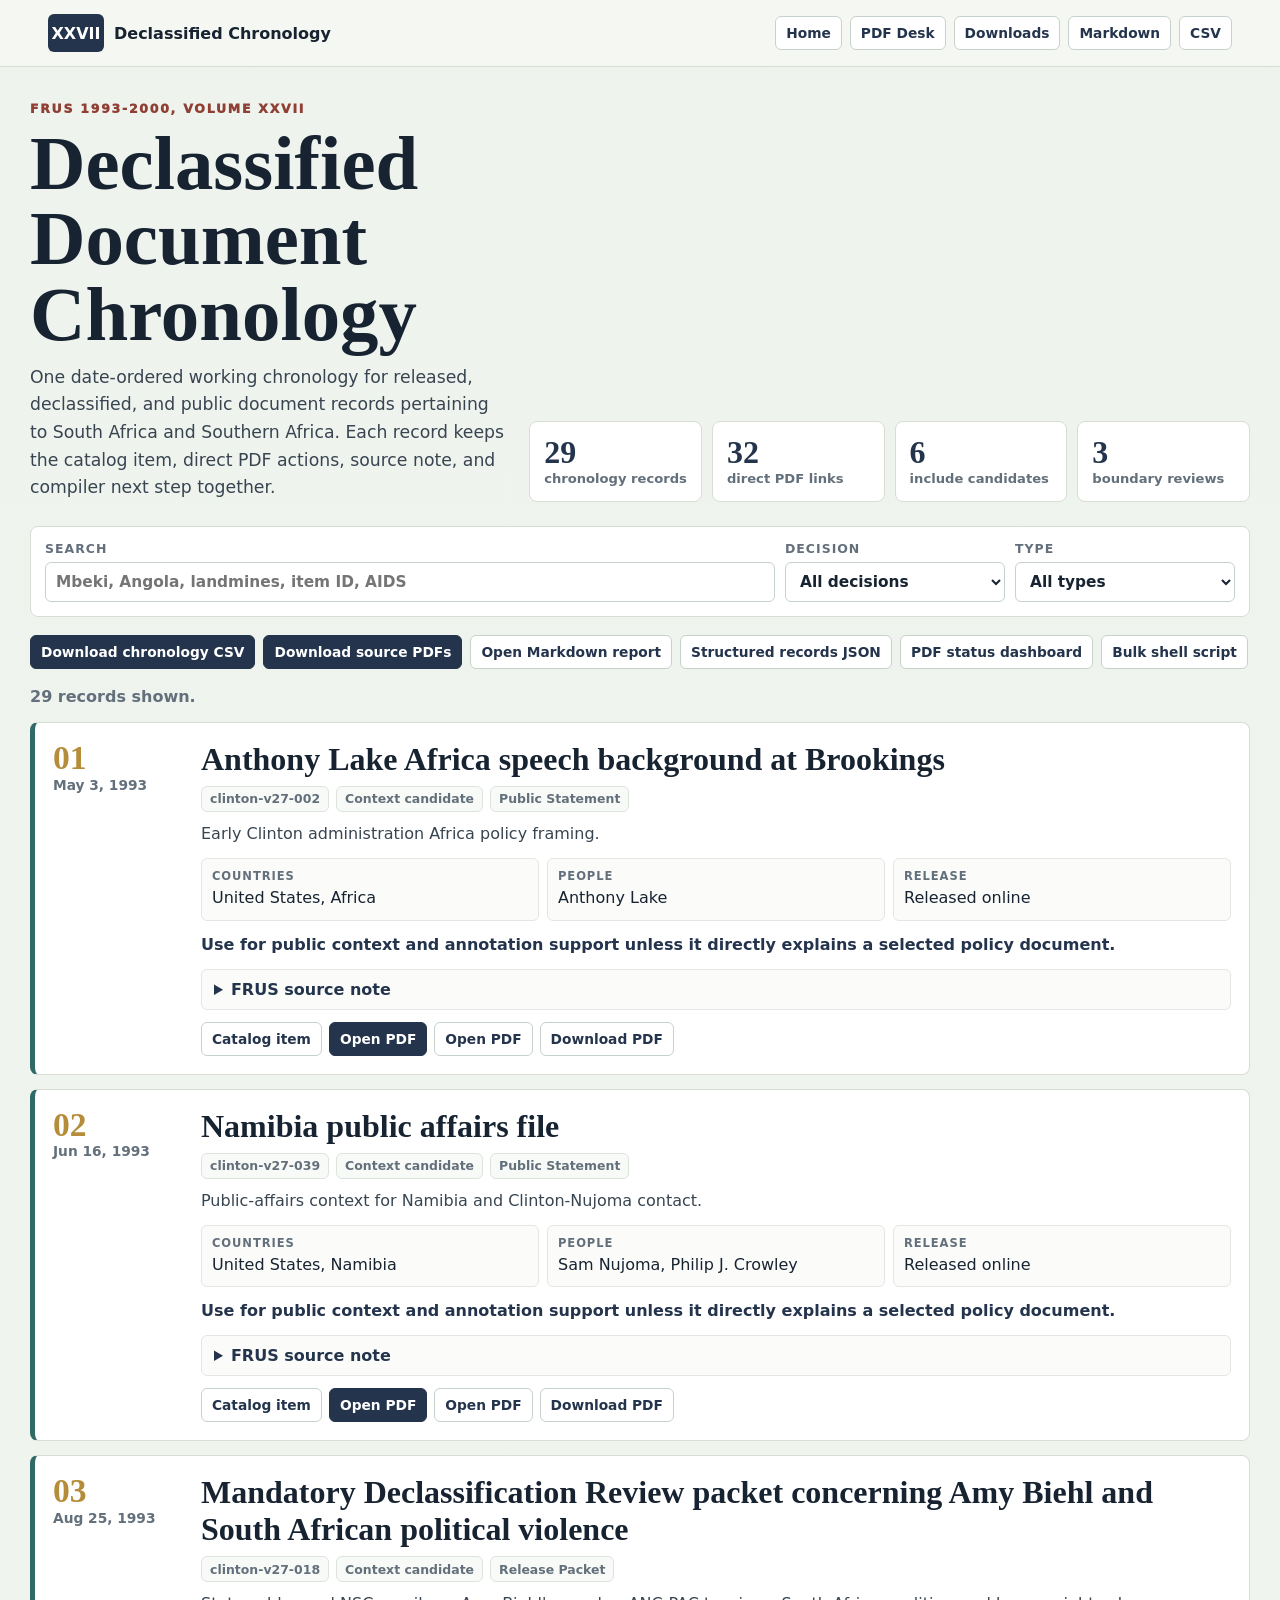
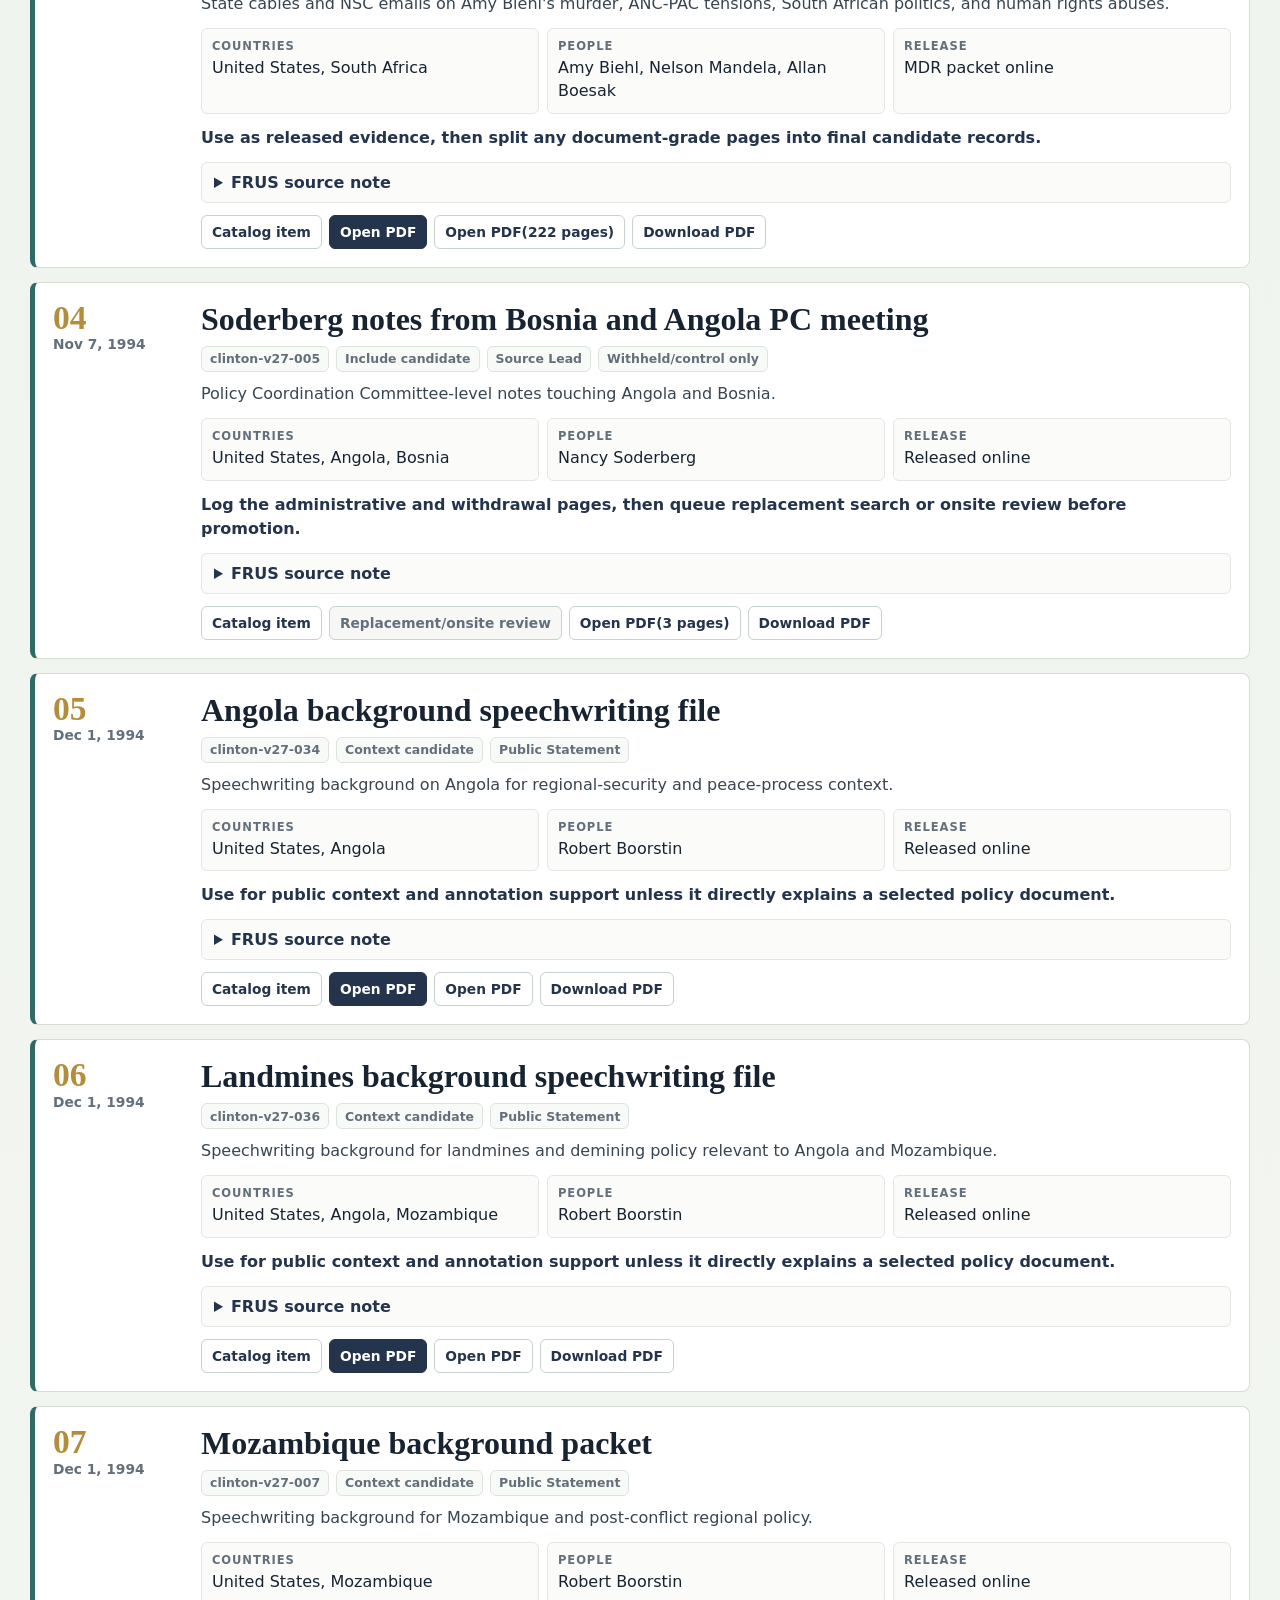
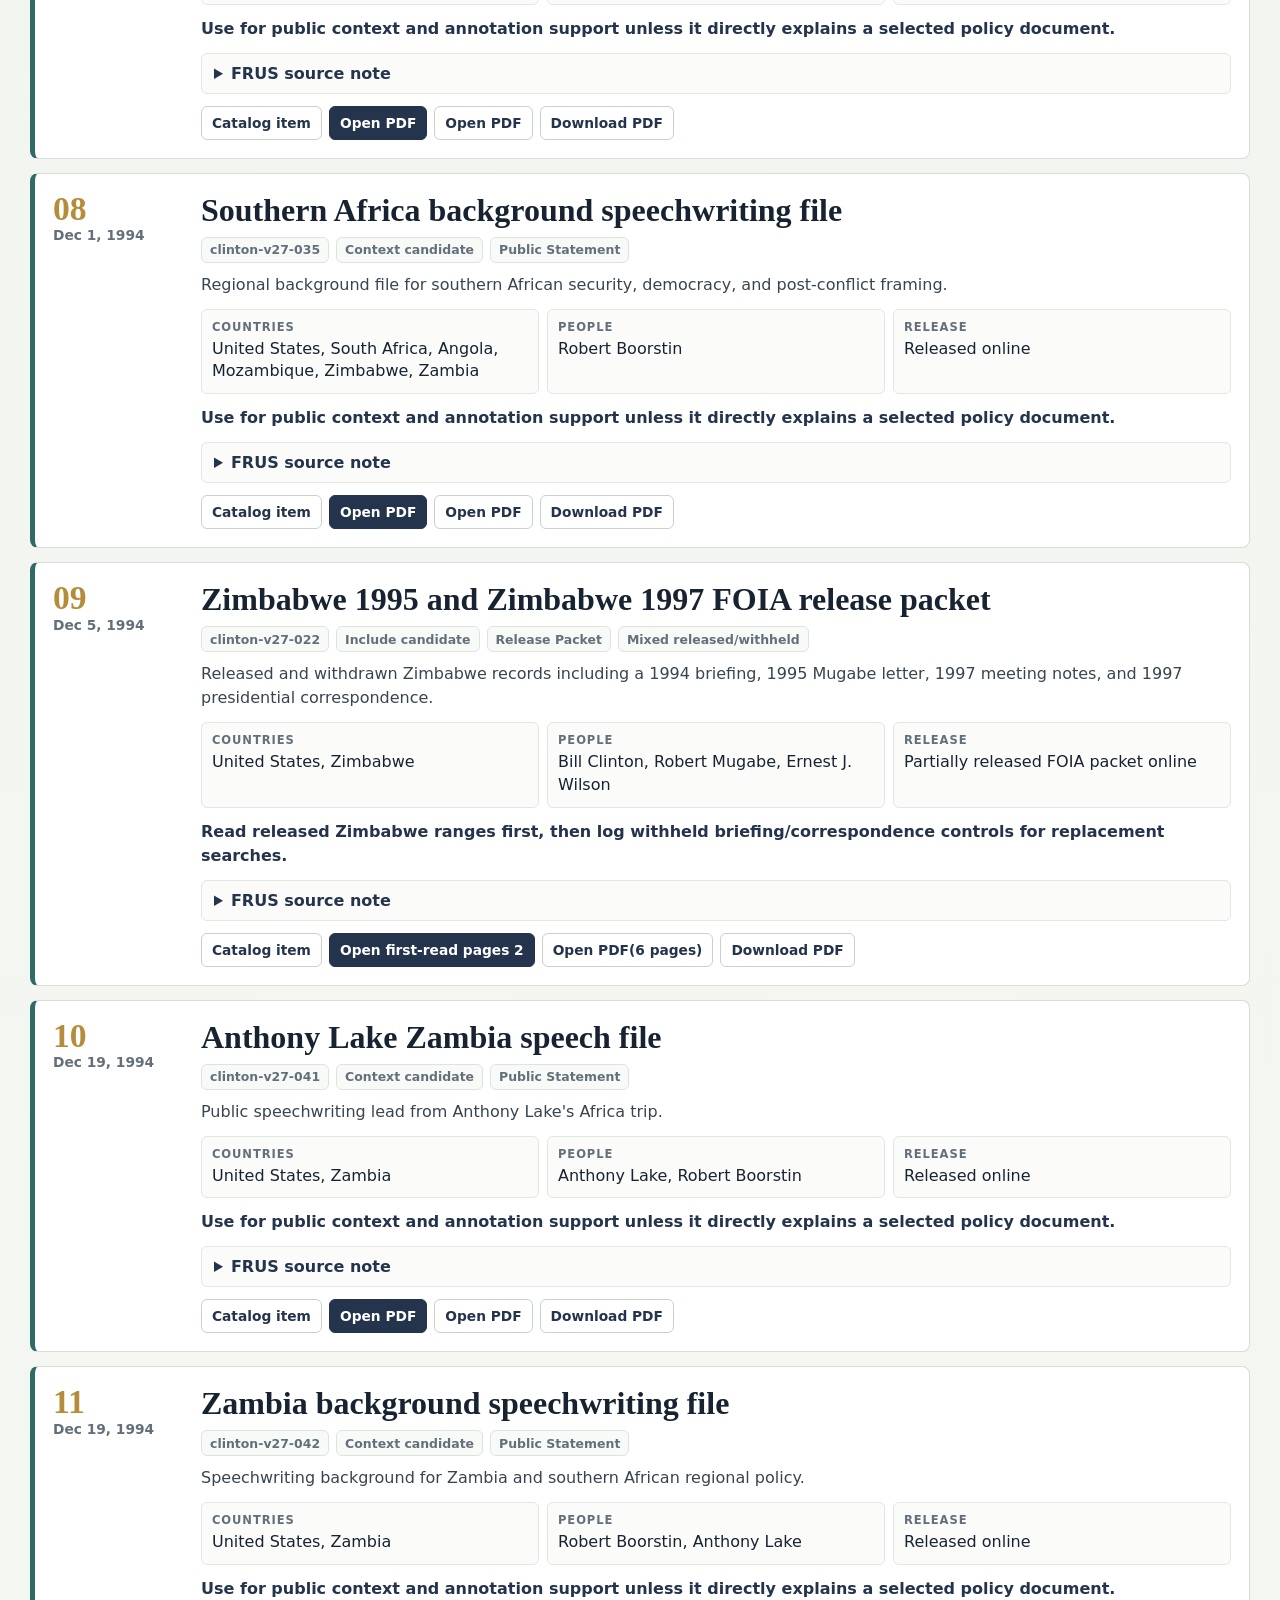
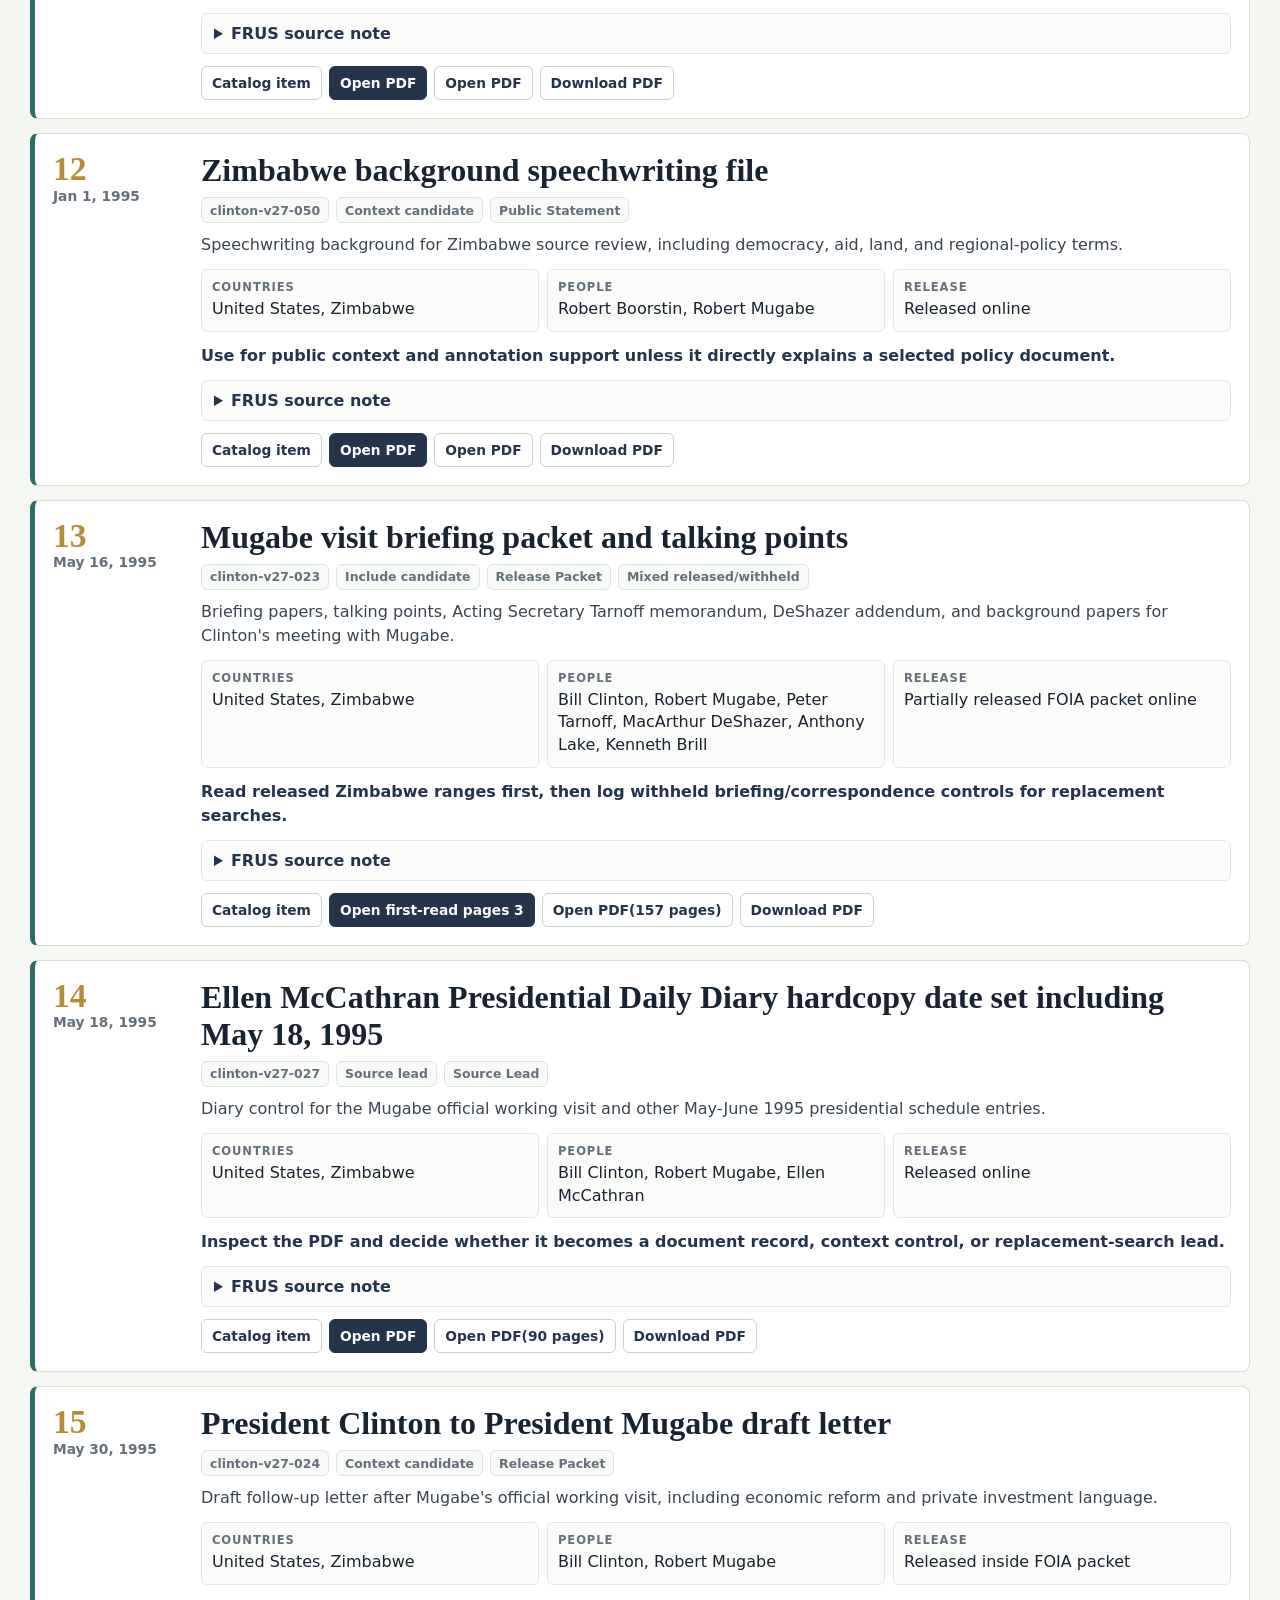
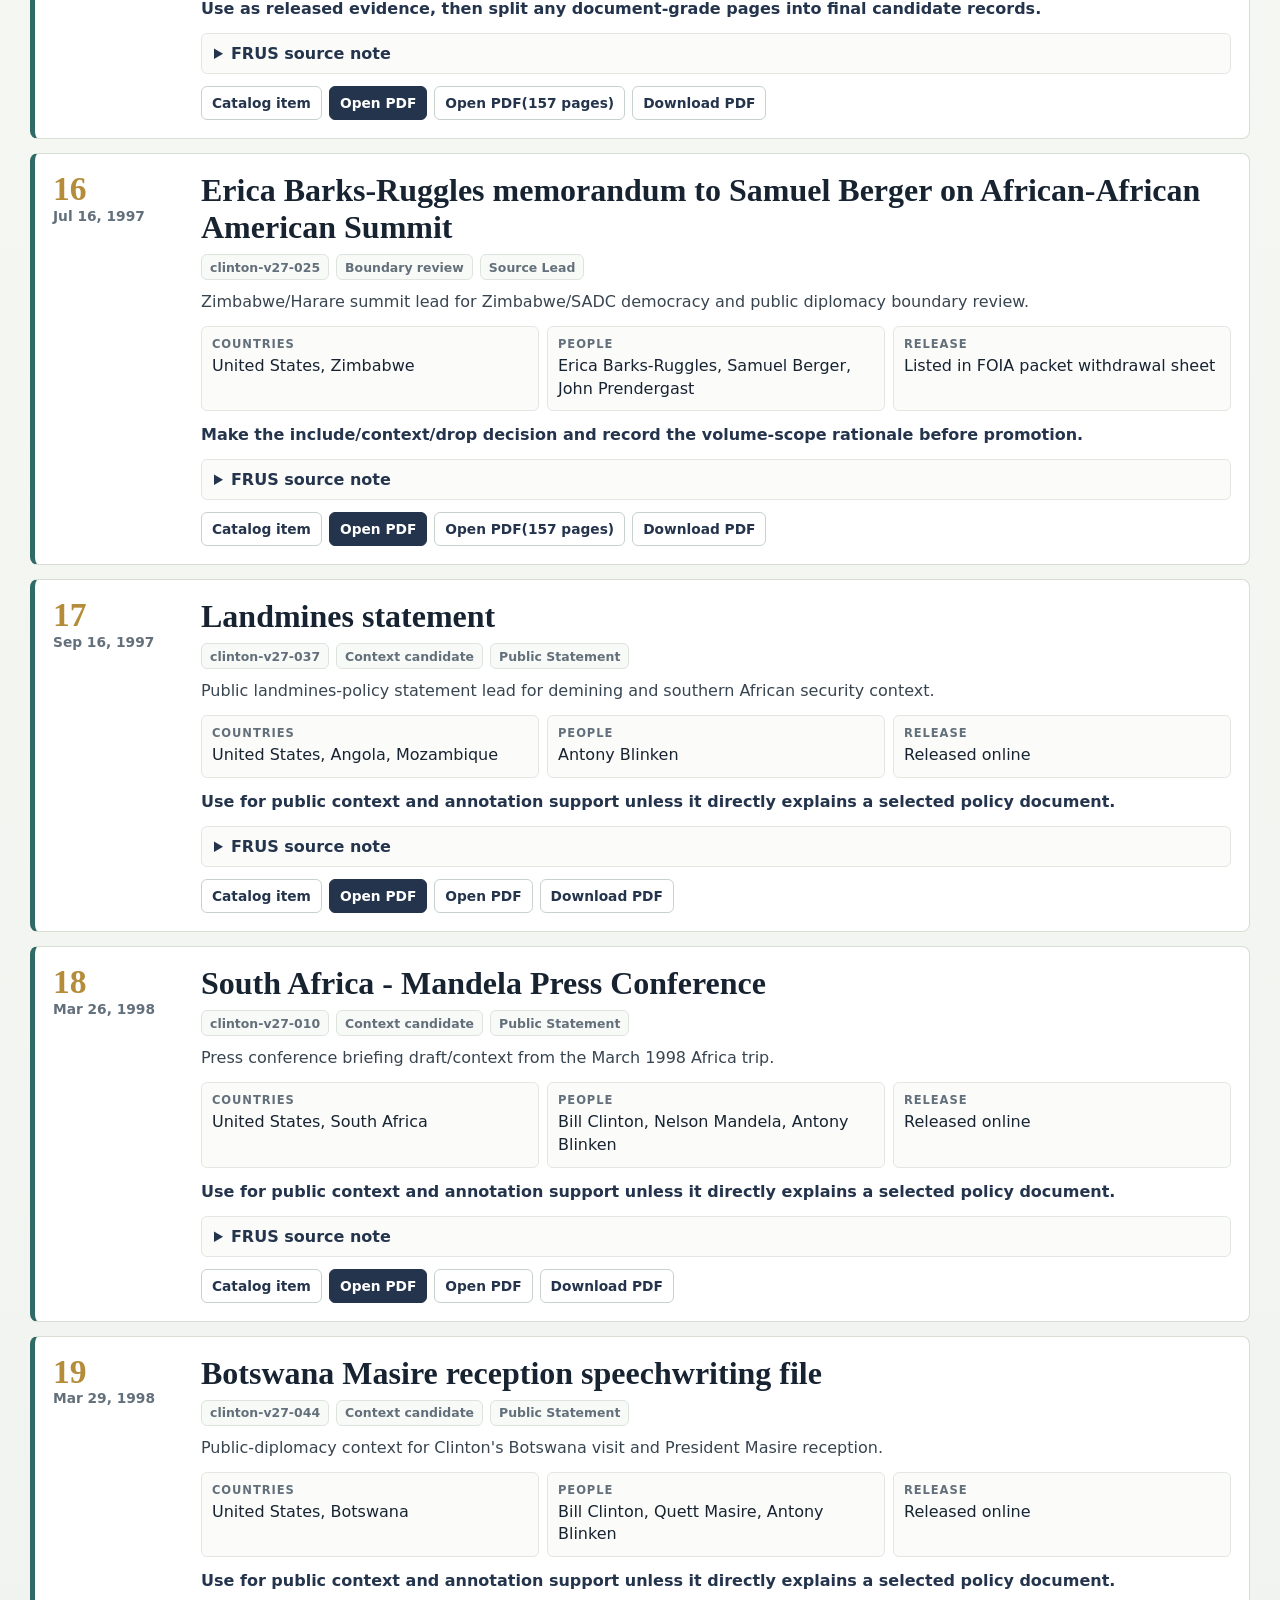
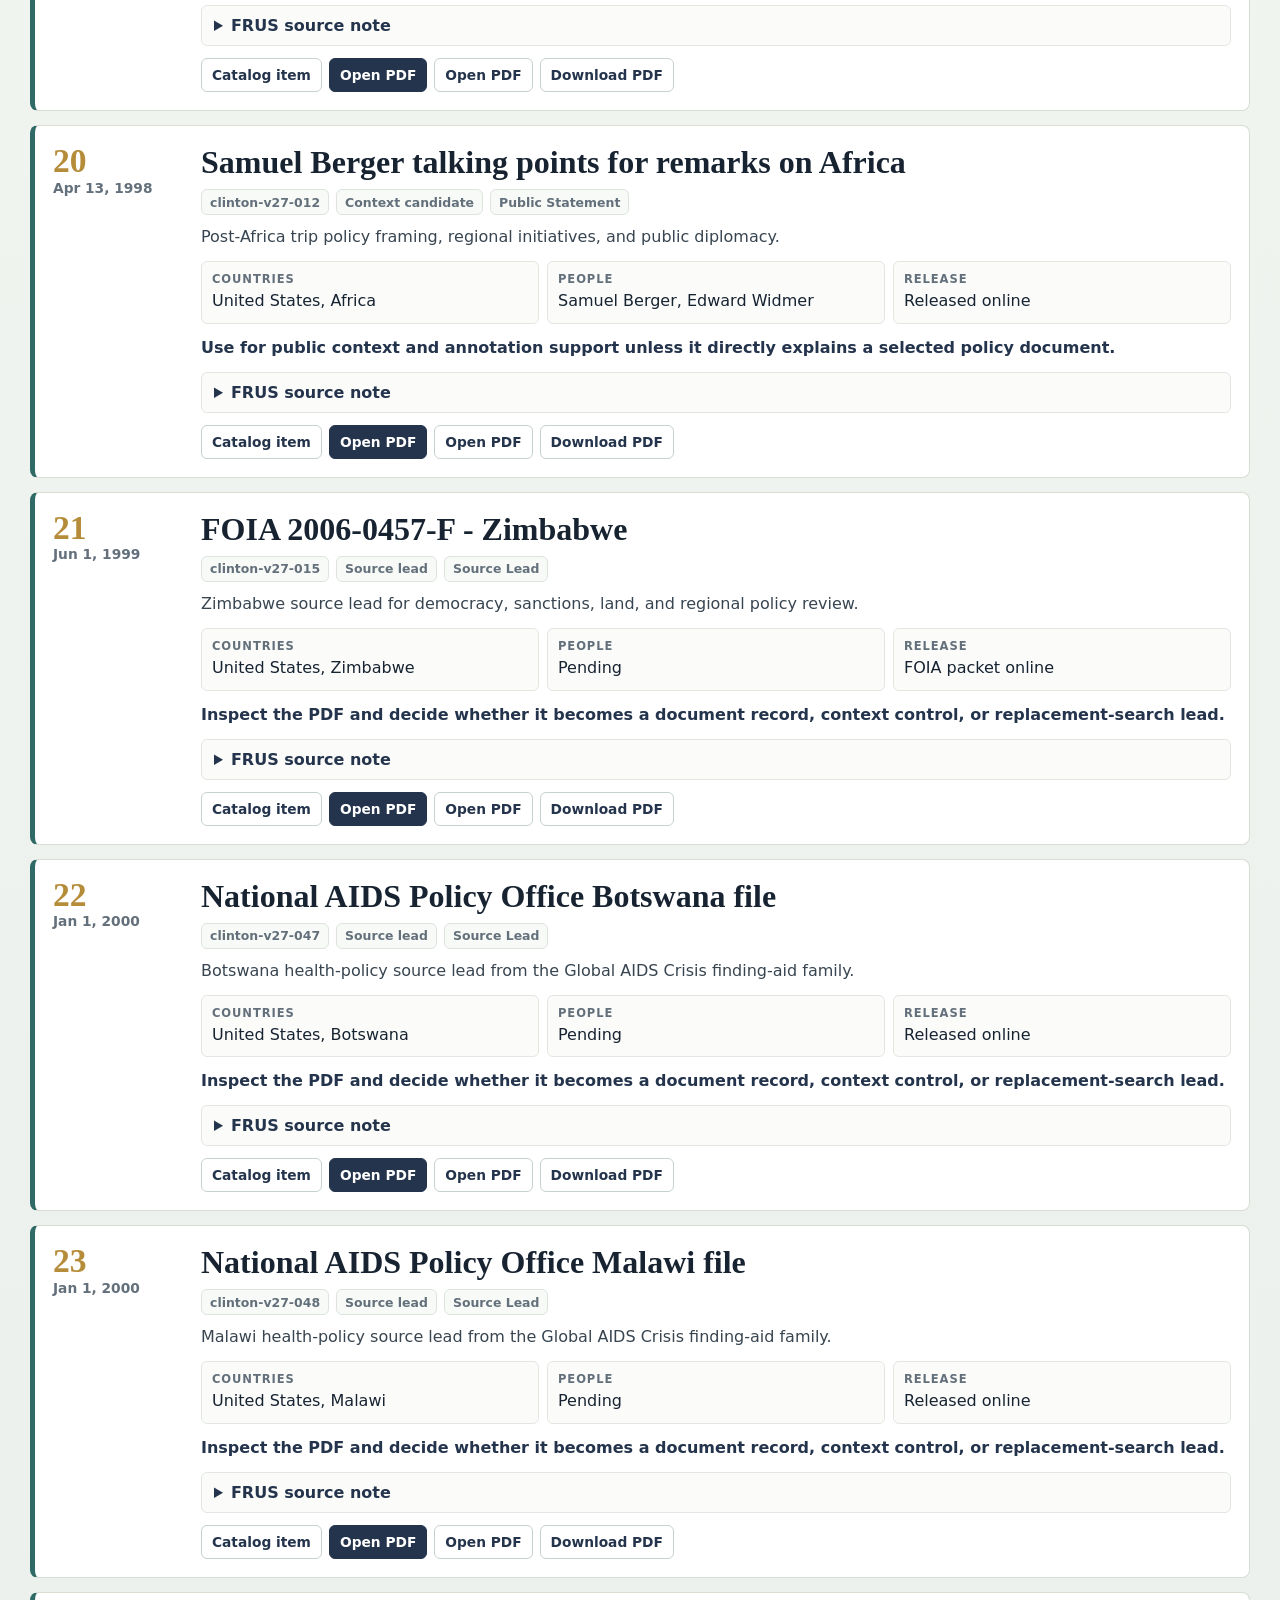
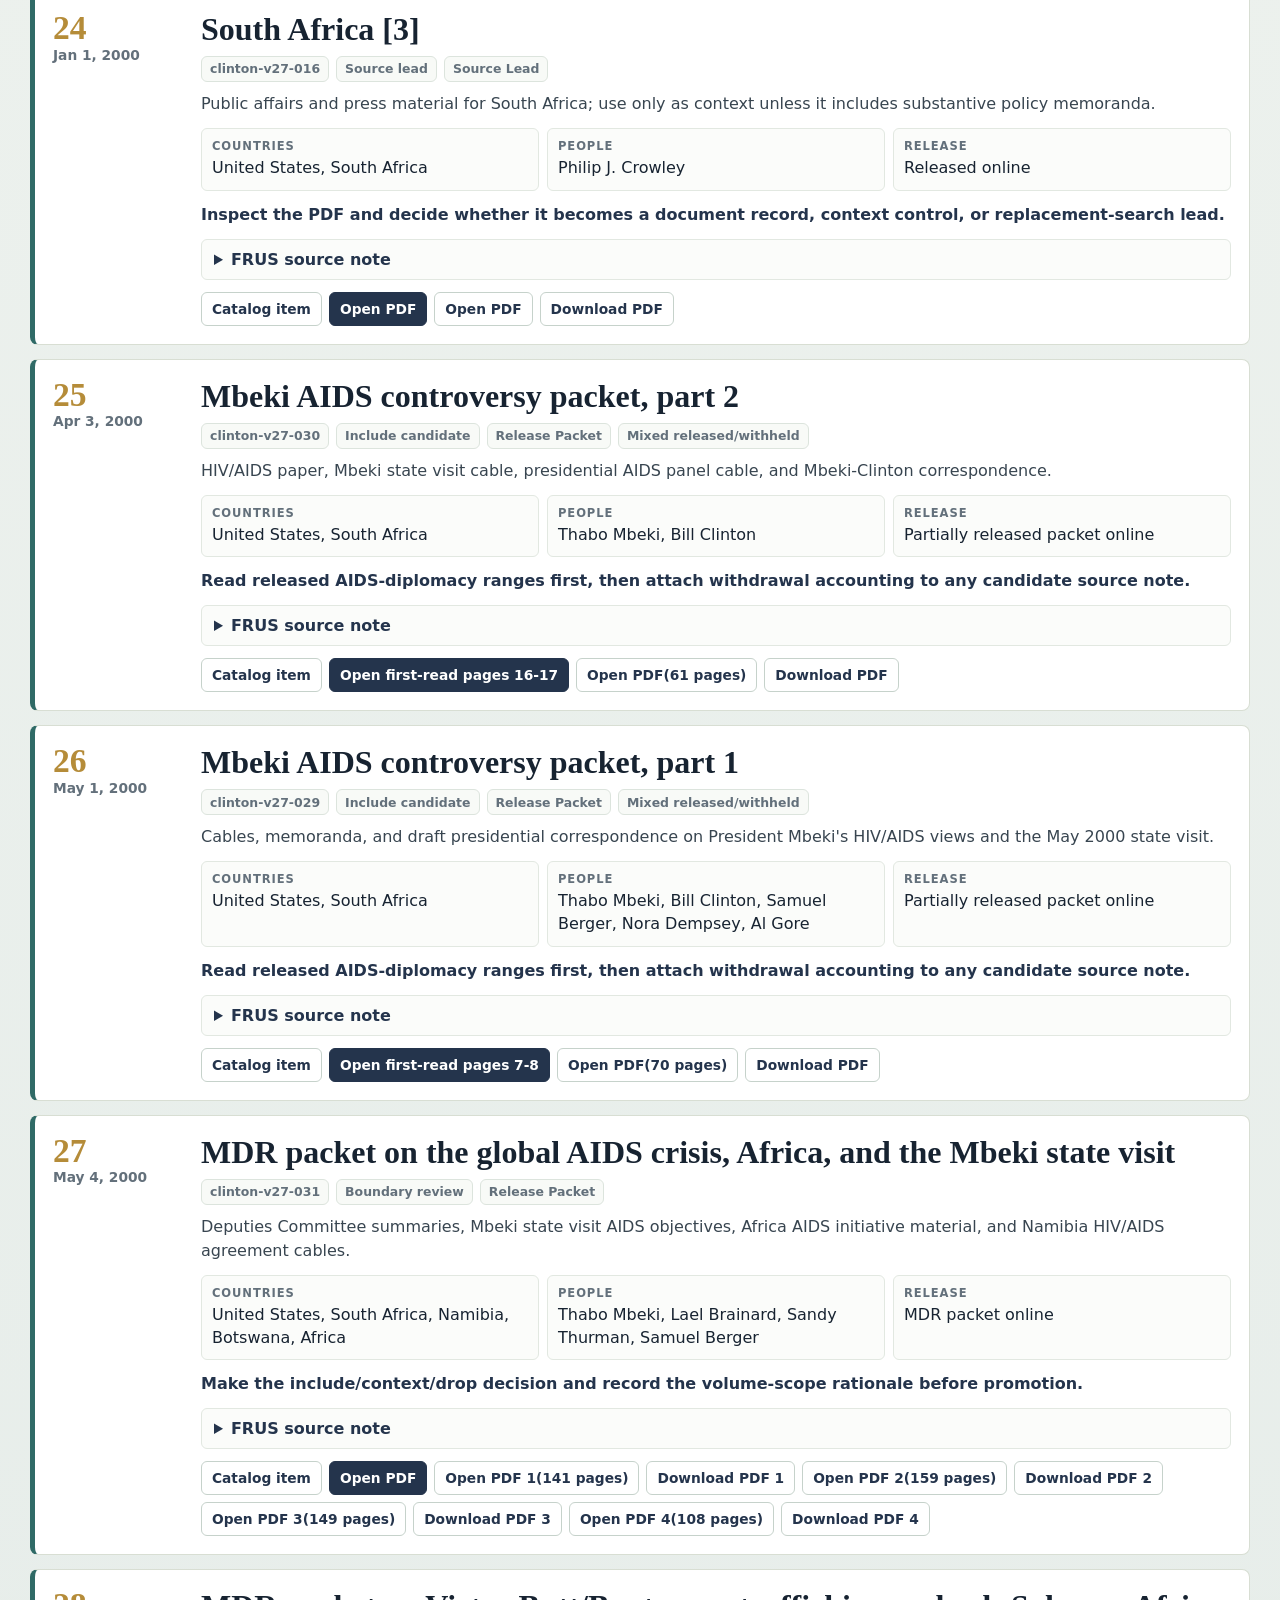
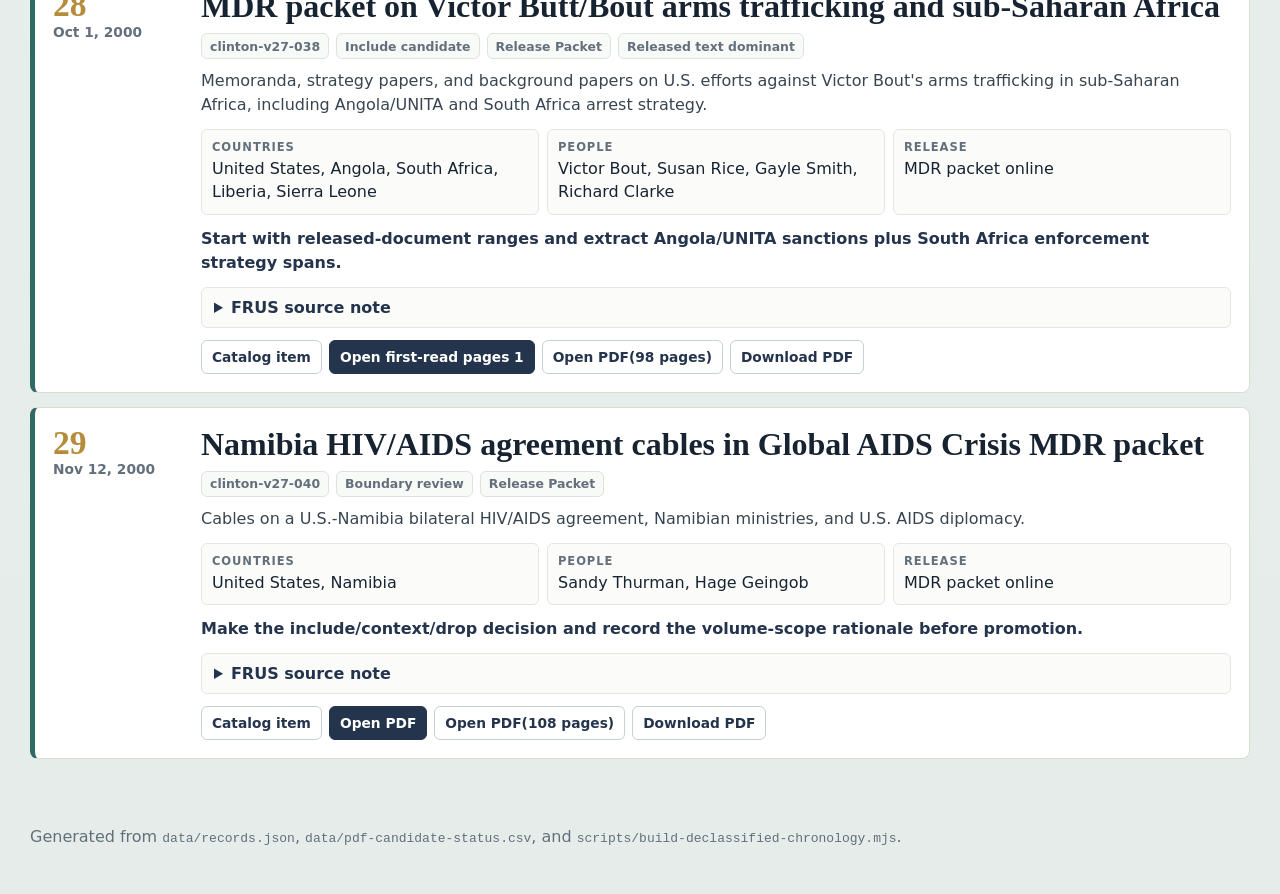
<file: chronology/index.html>
<!DOCTYPE html>
<html lang="en">
  <head>
    <meta charset="UTF-8" />
    <meta name="viewport" content="width=device-width, initial-scale=1.0" />
    <title>FRUS Volume XXVII Declassified Chronology</title>
    <meta
      name="description"
      content="Open, search, and download released and declassified document records for FRUS 1993-2000, Volume XXVII, South Africa; Southern Africa."
    />
    <style>
      :root {
        color-scheme: light;
        --ink: #172331;
        --muted: #63707b;
        --paper: #f5f7f2;
        --panel: #ffffff;
        --line: #d8ded3;
        --navy: #24344c;
        --rust: #8f3f34;
        --teal: #2f6a66;
        --gold: #b58c39;
        font-family: Inter, ui-sans-serif, system-ui, -apple-system, BlinkMacSystemFont, "Segoe UI", sans-serif;
      }
      * { box-sizing: border-box; }
      body {
        margin: 0;
        color: var(--ink);
        background: linear-gradient(180deg, #eef3ee 0%, var(--paper) 52%, #e5ece9 100%);
      }
      a { color: inherit; }
      .site-header {
        position: sticky;
        top: 0;
        z-index: 10;
        display: flex;
        align-items: center;
        justify-content: space-between;
        gap: 18px;
        padding: 14px clamp(18px, 4vw, 48px);
        background: rgba(245, 247, 242, 0.96);
        border-bottom: 1px solid var(--line);
        backdrop-filter: blur(14px);
      }
      .brand {
        display: inline-flex;
        align-items: center;
        gap: 10px;
        color: var(--ink);
        font-weight: 900;
        text-decoration: none;
      }
      .brand-mark {
        display: grid;
        min-width: 56px;
        min-height: 38px;
        place-items: center;
        color: white;
        background: var(--navy);
        border-radius: 6px;
      }
      nav {
        display: flex;
        flex-wrap: wrap;
        justify-content: flex-end;
        gap: 8px;
      }
      nav a,
      .button {
        display: inline-flex;
        align-items: center;
        min-height: 34px;
        border: 1px solid #c6d2cb;
        border-radius: 6px;
        padding: 0 10px;
        color: var(--navy);
        background: #fff;
        font-size: 0.86rem;
        font-weight: 850;
        text-decoration: none;
      }
      .button.primary {
        color: white;
        border-color: var(--navy);
        background: var(--navy);
      }
      .button.muted {
        color: var(--muted);
        background: #f7f8f5;
      }
      main {
        width: min(1220px, calc(100% - 32px));
        margin: 0 auto;
        padding: 34px 0 52px;
      }
      .hero {
        display: grid;
        grid-template-columns: minmax(0, 1fr) auto;
        gap: 24px;
        align-items: end;
        margin-bottom: 24px;
      }
      .kicker {
        margin: 0 0 10px;
        color: var(--rust);
        font-size: 0.78rem;
        font-weight: 950;
        letter-spacing: 0.14em;
        text-transform: uppercase;
      }
      h1 {
        margin: 0 0 12px;
        font-family: Georgia, "Times New Roman", serif;
        font-size: clamp(2.4rem, 6vw, 5rem);
        line-height: 0.98;
        letter-spacing: 0;
      }
      .lede {
        max-width: 860px;
        margin: 0;
        color: #384550;
        font-size: 1.08rem;
        line-height: 1.6;
      }
      .stats {
        display: grid;
        grid-template-columns: repeat(4, minmax(120px, 1fr));
        gap: 10px;
      }
      .stat {
        padding: 14px;
        border: 1px solid var(--line);
        border-radius: 8px;
        background: var(--panel);
      }
      .stat strong {
        display: block;
        color: var(--navy);
        font-family: Georgia, "Times New Roman", serif;
        font-size: 2rem;
        line-height: 1;
      }
      .stat span {
        color: var(--muted);
        font-size: 0.82rem;
        font-weight: 850;
      }
      .toolbar {
        display: grid;
        grid-template-columns: minmax(220px, 1fr) repeat(2, minmax(160px, 220px));
        gap: 10px;
        margin: 24px 0 18px;
        padding: 14px;
        border: 1px solid var(--line);
        border-radius: 8px;
        background: var(--panel);
      }
      label {
        display: grid;
        gap: 6px;
        color: var(--muted);
        font-size: 0.78rem;
        font-weight: 900;
        letter-spacing: 0.08em;
        text-transform: uppercase;
      }
      input,
      select {
        min-height: 40px;
        width: 100%;
        border: 1px solid #c6d2cb;
        border-radius: 6px;
        padding: 0 10px;
        color: var(--ink);
        background: #fff;
        font: inherit;
        font-size: 0.96rem;
      }
      .utility-row {
        display: flex;
        flex-wrap: wrap;
        gap: 8px;
        margin-bottom: 18px;
      }
      .result-summary {
        color: var(--muted);
        font-weight: 850;
      }
      .chronology-list {
        display: grid;
        gap: 14px;
      }
      .chronology-card {
        display: grid;
        grid-template-columns: 132px minmax(0, 1fr);
        gap: 16px;
        padding: 18px;
        border: 1px solid var(--line);
        border-left: 5px solid var(--teal);
        border-radius: 8px;
        background: var(--panel);
      }
      .card-date span {
        display: block;
        color: var(--gold);
        font-family: Georgia, "Times New Roman", serif;
        font-size: 2.1rem;
        font-weight: 900;
        line-height: 1;
      }
      .card-date time {
        color: var(--muted);
        font-size: 0.86rem;
        font-weight: 900;
      }
      .card-heading {
        display: grid;
        gap: 8px;
        margin-bottom: 10px;
      }
      h2 {
        margin: 0;
        font-family: Georgia, "Times New Roman", serif;
        font-size: clamp(1.35rem, 2.5vw, 2rem);
        letter-spacing: 0;
      }
      .badges,
      .card-actions {
        display: flex;
        flex-wrap: wrap;
        gap: 7px;
      }
      .badges span {
        display: inline-flex;
        align-items: center;
        min-height: 26px;
        border: 1px solid #dce4dd;
        border-radius: 6px;
        padding: 0 8px;
        color: var(--muted);
        background: #f8faf7;
        font-size: 0.78rem;
        font-weight: 850;
      }
      .subject {
        margin: 0 0 12px;
        color: #384550;
        line-height: 1.5;
      }
      .record-facts {
        display: grid;
        grid-template-columns: repeat(3, minmax(0, 1fr));
        gap: 8px;
        margin: 0 0 12px;
      }
      .record-facts div {
        padding: 10px;
        border: 1px solid #e2e8e1;
        border-radius: 6px;
        background: #fbfcfa;
      }
      dt {
        color: var(--muted);
        font-size: 0.72rem;
        font-weight: 900;
        letter-spacing: 0.08em;
        text-transform: uppercase;
      }
      dd {
        margin: 4px 0 0;
        line-height: 1.42;
      }
      .action-note {
        margin: 0 0 12px;
        color: var(--navy);
        font-weight: 850;
        line-height: 1.5;
      }
      details {
        margin-bottom: 12px;
        border: 1px solid #e2e8e1;
        border-radius: 6px;
        padding: 10px 12px;
        background: #fbfcfa;
      }
      summary {
        color: var(--navy);
        font-weight: 900;
        cursor: pointer;
      }
      details p {
        margin: 10px 0 0;
        color: #3f4a52;
        line-height: 1.52;
      }
      .empty {
        display: none;
        padding: 24px;
        border: 1px solid var(--line);
        border-radius: 8px;
        background: var(--panel);
        color: var(--muted);
        font-weight: 850;
      }
      footer {
        width: min(1220px, calc(100% - 32px));
        margin: 0 auto;
        padding: 0 0 32px;
        color: var(--muted);
      }
      @media (max-width: 820px) {
        .hero,
        .toolbar,
        .chronology-card,
        .record-facts {
          grid-template-columns: 1fr;
        }
        .stats {
          grid-template-columns: repeat(2, minmax(0, 1fr));
        }
        .site-header {
          align-items: flex-start;
          flex-direction: column;
        }
        nav {
          justify-content: flex-start;
        }
      }
    </style>
  </head>
  <body>
    <header class="site-header">
      <a class="brand" href="../" aria-label="Back to South and Southern Africa Assist">
        <span class="brand-mark">XXVII</span>
        <span>Declassified Chronology</span>
      </a>
      <nav aria-label="Chronology navigation">
        <a href="../">Home</a>
        <a href="../pdfs/">PDF Desk</a>
        <a href="../downloads/">Downloads</a>
        <a href="../reports/declassified-chronology.md">Markdown</a>
        <a href="../data/declassified-chronology.csv">CSV</a>
      </nav>
    </header>
    <main>
      <section class="hero" aria-labelledby="title">
        <div>
          <p class="kicker">FRUS 1993-2000, Volume XXVII</p>
          <h1 id="title">Declassified Document Chronology</h1>
          <p class="lede">
            One date-ordered working chronology for released, declassified, and public document records pertaining to South Africa and Southern Africa. Each record keeps the catalog item, direct PDF actions, source note, and compiler next step together.
          </p>
        </div>
        <div class="stats" aria-label="Chronology counts">
          <div class="stat"><strong>29</strong><span>chronology records</span></div>
          <div class="stat"><strong>32</strong><span>direct PDF links</span></div>
          <div class="stat"><strong>6</strong><span>include candidates</span></div>
          <div class="stat"><strong>3</strong><span>boundary reviews</span></div>
        </div>
      </section>
      <section class="toolbar" aria-label="Chronology filters">
        <label>
          Search
          <input id="search" type="search" placeholder="Mbeki, Angola, landmines, item ID, AIDS" />
        </label>
        <label>
          Decision
          <select id="decision-filter">
            <option value="">All decisions</option>
            <option value="Boundary review">Boundary review</option><option value="Context candidate">Context candidate</option><option value="Include candidate">Include candidate</option><option value="Source lead">Source lead</option>
          </select>
        </label>
        <label>
          Type
          <select id="type-filter">
            <option value="">All types</option>
            <option value="Public Statement">Public Statement</option><option value="Release Packet">Release Packet</option><option value="Source Lead">Source Lead</option>
          </select>
        </label>
      </section>
      <div class="utility-row" aria-label="Chronology downloads">
        <a class="button primary" href="../data/declassified-chronology.csv">Download chronology CSV</a>
        <a class="button primary" href="../downloads/">Download source PDFs</a>
        <a class="button" href="../reports/declassified-chronology.md">Open Markdown report</a>
        <a class="button" href="../data/records.json">Structured records JSON</a>
        <a class="button" href="../reports/pdf-candidate-status.md">PDF status dashboard</a>
        <a class="button" href="../scripts/download-source-pdfs.sh">Bulk shell script</a>
      </div>
      <p id="result-summary" class="result-summary">29 records shown.</p>
      <section class="chronology-list" aria-label="Declassified chronology records">

        <article
          class="chronology-card"
          data-record-card
          data-decision="Context candidate"
          data-type="Public Statement"
          data-search="clinton-v27-002 1993-05-03 anthony lake africa speech background at brookings lake - africa, brookings - 5/3/93 early clinton administration africa policy framing. context candidate public statement united states africa anthony lake africa policy anthony lake democracy regional policy source: william j. clinton presidential library, clinton presidential records, national security council, speechwriting office, antony blinken files, lake - africa, brookings - 5/3/93. source: clinton digital library, national security council, speechwriting office, antony blinken files, lake - africa, brookings - 5/3/93, item 9010. public speechwriting pdf available from the item page."
        >
          <div class="card-date">
            <span>01</span>
            <time datetime="1993-05-03">May 3, 1993</time>
          </div>
          <div class="card-main">
            <div class="card-heading">
              <h2>Anthony Lake Africa speech background at Brookings</h2>
              <div class="badges" aria-label="Record metadata">
                <span>clinton-v27-002</span>
                <span>Context candidate</span>
                <span>Public Statement</span>

              </div>
            </div>
            <p class="subject">Early Clinton administration Africa policy framing.</p>
            <dl class="record-facts">
              <div><dt>Countries</dt><dd>United States, Africa</dd></div>
              <div><dt>People</dt><dd>Anthony Lake</dd></div>
              <div><dt>Release</dt><dd>Released online</dd></div>
            </dl>
            <p class="action-note">Use for public context and annotation support unless it directly explains a selected policy document.</p>
            <details>
              <summary>FRUS source note</summary>
              <p>Source: William J. Clinton Presidential Library, Clinton Presidential Records, National Security Council, Speechwriting Office, Antony Blinken files, Lake - Africa, Brookings - 5/3/93.</p>


            </details>
            <div class="card-actions">
              <a class="button" href="https://clinton.presidentiallibraries.us/items/show/9010" rel="noreferrer">Catalog item</a>
              <a class="button primary" href="https://clinton.presidentiallibraries.us/files/original/1a5c2506a1fdf503e6c564daba5a28f4.pdf" rel="noreferrer">Open PDF</a>
              <a class="button" href="https://clinton.presidentiallibraries.us/files/original/1a5c2506a1fdf503e6c564daba5a28f4.pdf" rel="noreferrer">Open PDF</a><a class="button" href="https://clinton.presidentiallibraries.us/files/original/1a5c2506a1fdf503e6c564daba5a28f4.pdf" download>Download PDF</a>
            </div>
          </div>
        </article>

        <article
          class="chronology-card"
          data-record-card
          data-decision="Context candidate"
          data-type="Public Statement"
          data-search="clinton-v27-039 1993-06-16 namibia public affairs file namibia public-affairs context for namibia and clinton-nujoma contact. context candidate public statement united states namibia sam nujoma philip j. crowley namibia sam nujoma public affairs philip crowley source: william j. clinton presidential library, clinton presidential records, national security council, office of press and communications - philip j. crowley, box 11, namibia. source: clinton digital library, national security council, office of press and communications, philip j. crowley files, box 11, namibia, item 48570, naid 7585702. pdf available from the item page. use as context and keyword support for namibia; prioritize internal policy records if located."
        >
          <div class="card-date">
            <span>02</span>
            <time datetime="1993-06-16">Jun 16, 1993</time>
          </div>
          <div class="card-main">
            <div class="card-heading">
              <h2>Namibia public affairs file</h2>
              <div class="badges" aria-label="Record metadata">
                <span>clinton-v27-039</span>
                <span>Context candidate</span>
                <span>Public Statement</span>

              </div>
            </div>
            <p class="subject">Public-affairs context for Namibia and Clinton-Nujoma contact.</p>
            <dl class="record-facts">
              <div><dt>Countries</dt><dd>United States, Namibia</dd></div>
              <div><dt>People</dt><dd>Sam Nujoma, Philip J. Crowley</dd></div>
              <div><dt>Release</dt><dd>Released online</dd></div>
            </dl>
            <p class="action-note">Use for public context and annotation support unless it directly explains a selected policy document.</p>
            <details>
              <summary>FRUS source note</summary>
              <p>Source: William J. Clinton Presidential Library, Clinton Presidential Records, National Security Council, Office of Press and Communications - Philip J. Crowley, Box 11, Namibia.</p>
              <p><strong>Compiler note:</strong> Use as context and keyword support for Namibia; prioritize internal policy records if located.</p>

            </details>
            <div class="card-actions">
              <a class="button" href="https://clinton.presidentiallibraries.us/items/show/48570" rel="noreferrer">Catalog item</a>
              <a class="button primary" href="https://clinton.presidentiallibraries.us/files/original/ec27462c59221f362248a316ea88bfaa.pdf" rel="noreferrer">Open PDF</a>
              <a class="button" href="https://clinton.presidentiallibraries.us/files/original/ec27462c59221f362248a316ea88bfaa.pdf" rel="noreferrer">Open PDF</a><a class="button" href="https://clinton.presidentiallibraries.us/files/original/ec27462c59221f362248a316ea88bfaa.pdf" download>Download PDF</a>
            </div>
          </div>
        </article>

        <article
          class="chronology-card"
          data-record-card
          data-decision="Context candidate"
          data-type="Release Packet"
          data-search="clinton-v27-018 1993-08-25 mandatory declassification review packet concerning amy biehl and south african political violence declassified documents concerning amy biehl state cables and nsc emails on amy biehl&#39;s murder, anc-pac tensions, south african politics, and human rights abuses. context candidate release packet united states south africa amy biehl nelson mandela allan boesak amy biehl south africa political violence anc pac human rights source: william j. clinton presidential library, clinton presidential records, mandatory declassification review, national security council, nsc cables, and nsc emails, declassified documents concerning amy biehl. source: clinton digital library, mandatory declassification review, national security council, nsc cables, and nsc emails, declassified documents concerning amy biehl, item 57650, case 2015-0638-m, naid 24194018. the online pdf is 222 pages. use for south africa transition context only; select individual cables only if they illuminate u.s. policy toward political violence, anc-pac dynamics, or human rights during the transition."
        >
          <div class="card-date">
            <span>03</span>
            <time datetime="1993-08-25">Aug 25, 1993</time>
          </div>
          <div class="card-main">
            <div class="card-heading">
              <h2>Mandatory Declassification Review packet concerning Amy Biehl and South African political violence</h2>
              <div class="badges" aria-label="Record metadata">
                <span>clinton-v27-018</span>
                <span>Context candidate</span>
                <span>Release Packet</span>

              </div>
            </div>
            <p class="subject">State cables and NSC emails on Amy Biehl's murder, ANC-PAC tensions, South African politics, and human rights abuses.</p>
            <dl class="record-facts">
              <div><dt>Countries</dt><dd>United States, South Africa</dd></div>
              <div><dt>People</dt><dd>Amy Biehl, Nelson Mandela, Allan Boesak</dd></div>
              <div><dt>Release</dt><dd>MDR packet online</dd></div>
            </dl>
            <p class="action-note">Use as released evidence, then split any document-grade pages into final candidate records.</p>
            <details>
              <summary>FRUS source note</summary>
              <p>Source: William J. Clinton Presidential Library, Clinton Presidential Records, Mandatory Declassification Review, National Security Council, NSC Cables, and NSC Emails, Declassified Documents Concerning Amy Biehl.</p>
              <p><strong>Compiler note:</strong> Use for South Africa transition context only; select individual cables only if they illuminate U.S. policy toward political violence, ANC-PAC dynamics, or human rights during the transition.</p>

            </details>
            <div class="card-actions">
              <a class="button" href="https://clinton.presidentiallibraries.us/items/show/57650" rel="noreferrer">Catalog item</a>
              <a class="button primary" href="https://clinton.presidentiallibraries.us/files/original/4ac627959484159102933a3192305cae.pdf" rel="noreferrer">Open PDF</a>
              <a class="button" href="https://clinton.presidentiallibraries.us/files/original/4ac627959484159102933a3192305cae.pdf" rel="noreferrer">Open PDF(222 pages)</a><a class="button" href="https://clinton.presidentiallibraries.us/files/original/4ac627959484159102933a3192305cae.pdf" download>Download PDF</a>
            </div>
          </div>
        </article>

        <article
          class="chronology-card"
          data-record-card
          data-decision="Include candidate"
          data-type="Source Lead"
          data-search="clinton-v27-005 1994-11-07 soderberg notes from bosnia and angola pc meeting [soderberg notes from bosnia and angola pc meeting, november 7, 1994] policy coordination committee-level notes touching angola and bosnia. include candidate source lead united states angola bosnia nancy soderberg angola policy coordination committee nancy soderberg peace implementation source: william j. clinton presidential library, clinton presidential records, national security council, nancy soderberg files, box 10, [soderberg notes from bosnia and angola pc meeting, november 7, 1994]. source: clinton digital library, national security council, nancy soderberg files, box 10, [soderberg notes from bosnia and angola pc meeting, november 7, 1994], item 72408. pdf available from item page; full source markings and page span require pdf review."
        >
          <div class="card-date">
            <span>04</span>
            <time datetime="1994-11-07">Nov 7, 1994</time>
          </div>
          <div class="card-main">
            <div class="card-heading">
              <h2>Soderberg notes from Bosnia and Angola PC meeting</h2>
              <div class="badges" aria-label="Record metadata">
                <span>clinton-v27-005</span>
                <span>Include candidate</span>
                <span>Source Lead</span>
                <span>Withheld/control only</span>
              </div>
            </div>
            <p class="subject">Policy Coordination Committee-level notes touching Angola and Bosnia.</p>
            <dl class="record-facts">
              <div><dt>Countries</dt><dd>United States, Angola, Bosnia</dd></div>
              <div><dt>People</dt><dd>Nancy Soderberg</dd></div>
              <div><dt>Release</dt><dd>Released online</dd></div>
            </dl>
            <p class="action-note">Log the administrative and withdrawal pages, then queue replacement search or onsite review before promotion.</p>
            <details>
              <summary>FRUS source note</summary>
              <p>Source: William J. Clinton Presidential Library, Clinton Presidential Records, National Security Council, Nancy Soderberg files, Box 10, [Soderberg Notes from Bosnia and Angola PC Meeting, November 7, 1994].</p>


            </details>
            <div class="card-actions">
              <a class="button" href="https://clinton.presidentiallibraries.us/items/show/72408" rel="noreferrer">Catalog item</a>
              <span class="button muted">Replacement/onsite review</span>
              <a class="button" href="https://clinton.presidentiallibraries.us/files/original/d99d763c5a60d17afe606193e3fb0a86.pdf" rel="noreferrer">Open PDF(3 pages)</a><a class="button" href="https://clinton.presidentiallibraries.us/files/original/d99d763c5a60d17afe606193e3fb0a86.pdf" download>Download PDF</a>
            </div>
          </div>
        </article>

        <article
          class="chronology-card"
          data-record-card
          data-decision="Context candidate"
          data-type="Public Statement"
          data-search="clinton-v27-034 1994-12-01 angola background speechwriting file angola - background speechwriting background on angola for regional-security and peace-process context. context candidate public statement united states angola robert boorstin angola lusaka protocol unita speechwriting regional security source: william j. clinton presidential library, clinton presidential records, national security council, speechwriting office, robert boorstin files, box 6, angola - background. source: clinton digital library, national security council, speechwriting office, robert boorstin files, box 6, angola - background, item 10177, naid 7585788. public speechwriting pdf available from the item page. use as context only until angola policy memoranda, cables, or pc/dc records are extracted from the angola finding aid."
        >
          <div class="card-date">
            <span>05</span>
            <time datetime="1994-12-01">Dec 1, 1994</time>
          </div>
          <div class="card-main">
            <div class="card-heading">
              <h2>Angola background speechwriting file</h2>
              <div class="badges" aria-label="Record metadata">
                <span>clinton-v27-034</span>
                <span>Context candidate</span>
                <span>Public Statement</span>

              </div>
            </div>
            <p class="subject">Speechwriting background on Angola for regional-security and peace-process context.</p>
            <dl class="record-facts">
              <div><dt>Countries</dt><dd>United States, Angola</dd></div>
              <div><dt>People</dt><dd>Robert Boorstin</dd></div>
              <div><dt>Release</dt><dd>Released online</dd></div>
            </dl>
            <p class="action-note">Use for public context and annotation support unless it directly explains a selected policy document.</p>
            <details>
              <summary>FRUS source note</summary>
              <p>Source: William J. Clinton Presidential Library, Clinton Presidential Records, National Security Council, Speechwriting Office, Robert Boorstin files, Box 6, Angola - Background.</p>
              <p><strong>Compiler note:</strong> Use as context only until Angola policy memoranda, cables, or PC/DC records are extracted from the Angola finding aid.</p>

            </details>
            <div class="card-actions">
              <a class="button" href="https://clinton.presidentiallibraries.us/items/show/10177" rel="noreferrer">Catalog item</a>
              <a class="button primary" href="https://clinton.presidentiallibraries.us/files/original/dec14ca9fdbd28b7d81c3e10b07b3a85.pdf" rel="noreferrer">Open PDF</a>
              <a class="button" href="https://clinton.presidentiallibraries.us/files/original/dec14ca9fdbd28b7d81c3e10b07b3a85.pdf" rel="noreferrer">Open PDF</a><a class="button" href="https://clinton.presidentiallibraries.us/files/original/dec14ca9fdbd28b7d81c3e10b07b3a85.pdf" download>Download PDF</a>
            </div>
          </div>
        </article>

        <article
          class="chronology-card"
          data-record-card
          data-decision="Context candidate"
          data-type="Public Statement"
          data-search="clinton-v27-036 1994-12-01 landmines background speechwriting file landmines speechwriting background for landmines and demining policy relevant to angola and mozambique. context candidate public statement united states angola mozambique robert boorstin landmines demining angola mozambique humanitarian assistance source: william j. clinton presidential library, clinton presidential records, national security council, speechwriting office, robert boorstin files, box 6, landmines. source: clinton digital library, national security council, speechwriting office, robert boorstin files, box 6, landmines, item 10129, naid 7585788. public speechwriting pdf available from the item page. pair with internal demining, angola, mozambique, and humanitarian-assistance files before selection."
        >
          <div class="card-date">
            <span>06</span>
            <time datetime="1994-12-01">Dec 1, 1994</time>
          </div>
          <div class="card-main">
            <div class="card-heading">
              <h2>Landmines background speechwriting file</h2>
              <div class="badges" aria-label="Record metadata">
                <span>clinton-v27-036</span>
                <span>Context candidate</span>
                <span>Public Statement</span>

              </div>
            </div>
            <p class="subject">Speechwriting background for landmines and demining policy relevant to Angola and Mozambique.</p>
            <dl class="record-facts">
              <div><dt>Countries</dt><dd>United States, Angola, Mozambique</dd></div>
              <div><dt>People</dt><dd>Robert Boorstin</dd></div>
              <div><dt>Release</dt><dd>Released online</dd></div>
            </dl>
            <p class="action-note">Use for public context and annotation support unless it directly explains a selected policy document.</p>
            <details>
              <summary>FRUS source note</summary>
              <p>Source: William J. Clinton Presidential Library, Clinton Presidential Records, National Security Council, Speechwriting Office, Robert Boorstin files, Box 6, Landmines.</p>
              <p><strong>Compiler note:</strong> Pair with internal demining, Angola, Mozambique, and humanitarian-assistance files before selection.</p>

            </details>
            <div class="card-actions">
              <a class="button" href="https://clinton.presidentiallibraries.us/items/show/10129" rel="noreferrer">Catalog item</a>
              <a class="button primary" href="https://clinton.presidentiallibraries.us/files/original/b77a8e435896410dac9b8c57aa71ae29.pdf" rel="noreferrer">Open PDF</a>
              <a class="button" href="https://clinton.presidentiallibraries.us/files/original/b77a8e435896410dac9b8c57aa71ae29.pdf" rel="noreferrer">Open PDF</a><a class="button" href="https://clinton.presidentiallibraries.us/files/original/b77a8e435896410dac9b8c57aa71ae29.pdf" download>Download PDF</a>
            </div>
          </div>
        </article>

        <article
          class="chronology-card"
          data-record-card
          data-decision="Context candidate"
          data-type="Public Statement"
          data-search="clinton-v27-007 1994-12-01 mozambique background packet mozambique - background speechwriting background for mozambique and post-conflict regional policy. context candidate public statement united states mozambique robert boorstin mozambique post-conflict reconstruction southern africa speechwriting source: william j. clinton presidential library, clinton presidential records, national security council, speechwriting office, robert boorstin files, mozambique - background. source: clinton digital library, national security council, speechwriting office, robert boorstin files, mozambique - background, item 10239. public speechwriting pdf available from the item page. use as context until an internal policy memorandum, briefing book, or diplomatic communication is located."
        >
          <div class="card-date">
            <span>07</span>
            <time datetime="1994-12-01">Dec 1, 1994</time>
          </div>
          <div class="card-main">
            <div class="card-heading">
              <h2>Mozambique background packet</h2>
              <div class="badges" aria-label="Record metadata">
                <span>clinton-v27-007</span>
                <span>Context candidate</span>
                <span>Public Statement</span>

              </div>
            </div>
            <p class="subject">Speechwriting background for Mozambique and post-conflict regional policy.</p>
            <dl class="record-facts">
              <div><dt>Countries</dt><dd>United States, Mozambique</dd></div>
              <div><dt>People</dt><dd>Robert Boorstin</dd></div>
              <div><dt>Release</dt><dd>Released online</dd></div>
            </dl>
            <p class="action-note">Use for public context and annotation support unless it directly explains a selected policy document.</p>
            <details>
              <summary>FRUS source note</summary>
              <p>Source: William J. Clinton Presidential Library, Clinton Presidential Records, National Security Council, Speechwriting Office, Robert Boorstin files, Mozambique - Background.</p>
              <p><strong>Compiler note:</strong> Use as context until an internal policy memorandum, briefing book, or diplomatic communication is located.</p>

            </details>
            <div class="card-actions">
              <a class="button" href="https://clinton.presidentiallibraries.us/items/show/10239" rel="noreferrer">Catalog item</a>
              <a class="button primary" href="https://clinton.presidentiallibraries.us/files/original/6aaeb1da21af20839bbc4cf8d1c708b3.pdf" rel="noreferrer">Open PDF</a>
              <a class="button" href="https://clinton.presidentiallibraries.us/files/original/6aaeb1da21af20839bbc4cf8d1c708b3.pdf" rel="noreferrer">Open PDF</a><a class="button" href="https://clinton.presidentiallibraries.us/files/original/6aaeb1da21af20839bbc4cf8d1c708b3.pdf" download>Download PDF</a>
            </div>
          </div>
        </article>

        <article
          class="chronology-card"
          data-record-card
          data-decision="Context candidate"
          data-type="Public Statement"
          data-search="clinton-v27-035 1994-12-01 southern africa background speechwriting file southern africa - background regional background file for southern african security, democracy, and post-conflict framing. context candidate public statement united states south africa angola mozambique zimbabwe zambia robert boorstin southern africa regional policy speechwriting sadc democracy source: william j. clinton presidential library, clinton presidential records, national security council, speechwriting office, robert boorstin files, box 8, southern africa - background. source: clinton digital library, national security council, speechwriting office, robert boorstin files, box 8, southern africa - background, item 10263, naid 7585788. public speechwriting pdf available from the item page. use as a regional frame and keyword source; do not promote as policy evidence without corresponding internal records."
        >
          <div class="card-date">
            <span>08</span>
            <time datetime="1994-12-01">Dec 1, 1994</time>
          </div>
          <div class="card-main">
            <div class="card-heading">
              <h2>Southern Africa background speechwriting file</h2>
              <div class="badges" aria-label="Record metadata">
                <span>clinton-v27-035</span>
                <span>Context candidate</span>
                <span>Public Statement</span>

              </div>
            </div>
            <p class="subject">Regional background file for southern African security, democracy, and post-conflict framing.</p>
            <dl class="record-facts">
              <div><dt>Countries</dt><dd>United States, South Africa, Angola, Mozambique, Zimbabwe, Zambia</dd></div>
              <div><dt>People</dt><dd>Robert Boorstin</dd></div>
              <div><dt>Release</dt><dd>Released online</dd></div>
            </dl>
            <p class="action-note">Use for public context and annotation support unless it directly explains a selected policy document.</p>
            <details>
              <summary>FRUS source note</summary>
              <p>Source: William J. Clinton Presidential Library, Clinton Presidential Records, National Security Council, Speechwriting Office, Robert Boorstin files, Box 8, Southern Africa - Background.</p>
              <p><strong>Compiler note:</strong> Use as a regional frame and keyword source; do not promote as policy evidence without corresponding internal records.</p>

            </details>
            <div class="card-actions">
              <a class="button" href="https://clinton.presidentiallibraries.us/items/show/10263" rel="noreferrer">Catalog item</a>
              <a class="button primary" href="https://clinton.presidentiallibraries.us/files/original/a46d30222332f24687ae49c52290c48a.pdf" rel="noreferrer">Open PDF</a>
              <a class="button" href="https://clinton.presidentiallibraries.us/files/original/a46d30222332f24687ae49c52290c48a.pdf" rel="noreferrer">Open PDF</a><a class="button" href="https://clinton.presidentiallibraries.us/files/original/a46d30222332f24687ae49c52290c48a.pdf" download>Download PDF</a>
            </div>
          </div>
        </article>

        <article
          class="chronology-card"
          data-record-card
          data-decision="Include candidate"
          data-type="Release Packet"
          data-search="clinton-v27-022 1994-12-05 zimbabwe 1995 and zimbabwe 1997 foia release packet foia 2006-0457-f - zimbabwe, previously restricted document release no. 5 released and withdrawn zimbabwe records including a 1994 briefing, 1995 mugabe letter, 1997 meeting notes, and 1997 presidential correspondence. include candidate release packet united states zimbabwe bill clinton robert mugabe ernest j. wilson zimbabwe robert mugabe presidential correspondence world solar commission harare source: william j. clinton presidential library, clinton presidential records, national security council, african affairs, box 872 and 1438, zimbabwe 1995; zimbabwe 1997 [1], foia 2006-0457-f - zimbabwe. source: clinton digital library, previously restricted document release no. 5, foia 2006-0457-f - zimbabwe, item 14676, case 2006-0457-f. the online pdf is 6 pages and covers nsc african affairs folders zimbabwe 1995, oa/box 872, and zimbabwe 1997 [1], oa/box 1438. use as a document-level pull/control record for zimbabwe presidential correspondence and clinton-mugabe contact."
        >
          <div class="card-date">
            <span>09</span>
            <time datetime="1994-12-05">Dec 5, 1994</time>
          </div>
          <div class="card-main">
            <div class="card-heading">
              <h2>Zimbabwe 1995 and Zimbabwe 1997 FOIA release packet</h2>
              <div class="badges" aria-label="Record metadata">
                <span>clinton-v27-022</span>
                <span>Include candidate</span>
                <span>Release Packet</span>
                <span>Mixed released/withheld</span>
              </div>
            </div>
            <p class="subject">Released and withdrawn Zimbabwe records including a 1994 briefing, 1995 Mugabe letter, 1997 meeting notes, and 1997 presidential correspondence.</p>
            <dl class="record-facts">
              <div><dt>Countries</dt><dd>United States, Zimbabwe</dd></div>
              <div><dt>People</dt><dd>Bill Clinton, Robert Mugabe, Ernest J. Wilson</dd></div>
              <div><dt>Release</dt><dd>Partially released FOIA packet online</dd></div>
            </dl>
            <p class="action-note">Read released Zimbabwe ranges first, then log withheld briefing/correspondence controls for replacement searches.</p>
            <details>
              <summary>FRUS source note</summary>
              <p>Source: William J. Clinton Presidential Library, Clinton Presidential Records, National Security Council, African Affairs, Box 872 and 1438, Zimbabwe 1995; Zimbabwe 1997 [1], FOIA 2006-0457-F - Zimbabwe.</p>
              <p><strong>Compiler note:</strong> Use as a document-level pull/control record for Zimbabwe presidential correspondence and Clinton-Mugabe contact.</p>
              <p><strong>Withheld material:</strong> Withdrawal sheets list a December 5, 1994 Zimbabwe briefing, September 22, 1997 handwritten Clinton-Mugabe meeting notes, and several 1997 letters, cables, and reports withheld in whole or in part.</p>
            </details>
            <div class="card-actions">
              <a class="button" href="https://clinton.presidentiallibraries.us/items/show/14676" rel="noreferrer">Catalog item</a>
              <a class="button primary" href="https://clinton.presidentiallibraries.us/files/original/df4bb9956a0cbbcb0c924a11c321abd7.pdf#page=2" rel="noreferrer">Open first-read pages 2</a>
              <a class="button" href="https://clinton.presidentiallibraries.us/files/original/df4bb9956a0cbbcb0c924a11c321abd7.pdf" rel="noreferrer">Open PDF(6 pages)</a><a class="button" href="https://clinton.presidentiallibraries.us/files/original/df4bb9956a0cbbcb0c924a11c321abd7.pdf" download>Download PDF</a>
            </div>
          </div>
        </article>

        <article
          class="chronology-card"
          data-record-card
          data-decision="Context candidate"
          data-type="Public Statement"
          data-search="clinton-v27-041 1994-12-19 anthony lake zambia speech file [anthony] lake - zambia speech, 12/19/94 public speechwriting lead from anthony lake&#39;s africa trip. context candidate public statement united states zambia anthony lake robert boorstin zambia anthony lake africa trip speechwriting source: william j. clinton presidential library, clinton presidential records, national security council, speechwriting office, robert boorstin files, box 20, [anthony] lake - zambia speech, 12/19/94. source: clinton digital library, national security council, speechwriting office, robert boorstin files, box 20, [anthony] lake - zambia speech, 12/19/94, item 11097, naid 7585788. public speechwriting pdf available from the item page."
        >
          <div class="card-date">
            <span>10</span>
            <time datetime="1994-12-19">Dec 19, 1994</time>
          </div>
          <div class="card-main">
            <div class="card-heading">
              <h2>Anthony Lake Zambia speech file</h2>
              <div class="badges" aria-label="Record metadata">
                <span>clinton-v27-041</span>
                <span>Context candidate</span>
                <span>Public Statement</span>

              </div>
            </div>
            <p class="subject">Public speechwriting lead from Anthony Lake's Africa trip.</p>
            <dl class="record-facts">
              <div><dt>Countries</dt><dd>United States, Zambia</dd></div>
              <div><dt>People</dt><dd>Anthony Lake, Robert Boorstin</dd></div>
              <div><dt>Release</dt><dd>Released online</dd></div>
            </dl>
            <p class="action-note">Use for public context and annotation support unless it directly explains a selected policy document.</p>
            <details>
              <summary>FRUS source note</summary>
              <p>Source: William J. Clinton Presidential Library, Clinton Presidential Records, National Security Council, Speechwriting Office, Robert Boorstin files, Box 20, [Anthony] Lake - Zambia Speech, 12/19/94.</p>


            </details>
            <div class="card-actions">
              <a class="button" href="https://clinton.presidentiallibraries.us/items/show/11097" rel="noreferrer">Catalog item</a>
              <a class="button primary" href="https://clinton.presidentiallibraries.us/files/original/97ce64a8792cca22ac4e8ece2f44ce94.pdf" rel="noreferrer">Open PDF</a>
              <a class="button" href="https://clinton.presidentiallibraries.us/files/original/97ce64a8792cca22ac4e8ece2f44ce94.pdf" rel="noreferrer">Open PDF</a><a class="button" href="https://clinton.presidentiallibraries.us/files/original/97ce64a8792cca22ac4e8ece2f44ce94.pdf" download>Download PDF</a>
            </div>
          </div>
        </article>

        <article
          class="chronology-card"
          data-record-card
          data-decision="Context candidate"
          data-type="Public Statement"
          data-search="clinton-v27-042 1994-12-19 zambia background speechwriting file zambia - background speechwriting background for zambia and southern african regional policy. context candidate public statement united states zambia robert boorstin anthony lake zambia anthony lake regional policy speechwriting source: william j. clinton presidential library, clinton presidential records, national security council, speechwriting office, robert boorstin files, box 8, zambia - background. source: clinton digital library, national security council, speechwriting office, robert boorstin files, box 8, zambia - background, item 10278, naid 7585788. public speechwriting pdf available from the item page. use as context and search vocabulary for zambia; promote only if internal policy records remain unavailable and the public file explains selected documents."
        >
          <div class="card-date">
            <span>11</span>
            <time datetime="1994-12-19">Dec 19, 1994</time>
          </div>
          <div class="card-main">
            <div class="card-heading">
              <h2>Zambia background speechwriting file</h2>
              <div class="badges" aria-label="Record metadata">
                <span>clinton-v27-042</span>
                <span>Context candidate</span>
                <span>Public Statement</span>

              </div>
            </div>
            <p class="subject">Speechwriting background for Zambia and southern African regional policy.</p>
            <dl class="record-facts">
              <div><dt>Countries</dt><dd>United States, Zambia</dd></div>
              <div><dt>People</dt><dd>Robert Boorstin, Anthony Lake</dd></div>
              <div><dt>Release</dt><dd>Released online</dd></div>
            </dl>
            <p class="action-note">Use for public context and annotation support unless it directly explains a selected policy document.</p>
            <details>
              <summary>FRUS source note</summary>
              <p>Source: William J. Clinton Presidential Library, Clinton Presidential Records, National Security Council, Speechwriting Office, Robert Boorstin files, Box 8, Zambia - Background.</p>
              <p><strong>Compiler note:</strong> Use as context and search vocabulary for Zambia; promote only if internal policy records remain unavailable and the public file explains selected documents.</p>

            </details>
            <div class="card-actions">
              <a class="button" href="https://clinton.presidentiallibraries.us/items/show/10278" rel="noreferrer">Catalog item</a>
              <a class="button primary" href="https://clinton.presidentiallibraries.us/files/original/1bf312634d144d010e33243bf9af64eb.pdf" rel="noreferrer">Open PDF</a>
              <a class="button" href="https://clinton.presidentiallibraries.us/files/original/1bf312634d144d010e33243bf9af64eb.pdf" rel="noreferrer">Open PDF</a><a class="button" href="https://clinton.presidentiallibraries.us/files/original/1bf312634d144d010e33243bf9af64eb.pdf" download>Download PDF</a>
            </div>
          </div>
        </article>

        <article
          class="chronology-card"
          data-record-card
          data-decision="Context candidate"
          data-type="Public Statement"
          data-search="clinton-v27-050 1995-01-01 zimbabwe background speechwriting file zimbabwe - background speechwriting background for zimbabwe source review, including democracy, aid, land, and regional-policy terms. context candidate public statement united states zimbabwe robert boorstin robert mugabe zimbabwe robert mugabe speechwriting democracy land reform source: william j. clinton presidential library, clinton presidential records, national security council, speechwriting office, robert boorstin files, box 8, zimbabwe - background. source: clinton digital library, national security council, speechwriting office, robert boorstin files, box 8, zimbabwe - background, item 10279, naid 7585788. public speechwriting pdf available from the item page. use as context and keyword support for the zimbabwe foia and finding-aid records."
        >
          <div class="card-date">
            <span>12</span>
            <time datetime="1995-01-01">Jan 1, 1995</time>
          </div>
          <div class="card-main">
            <div class="card-heading">
              <h2>Zimbabwe background speechwriting file</h2>
              <div class="badges" aria-label="Record metadata">
                <span>clinton-v27-050</span>
                <span>Context candidate</span>
                <span>Public Statement</span>

              </div>
            </div>
            <p class="subject">Speechwriting background for Zimbabwe source review, including democracy, aid, land, and regional-policy terms.</p>
            <dl class="record-facts">
              <div><dt>Countries</dt><dd>United States, Zimbabwe</dd></div>
              <div><dt>People</dt><dd>Robert Boorstin, Robert Mugabe</dd></div>
              <div><dt>Release</dt><dd>Released online</dd></div>
            </dl>
            <p class="action-note">Use for public context and annotation support unless it directly explains a selected policy document.</p>
            <details>
              <summary>FRUS source note</summary>
              <p>Source: William J. Clinton Presidential Library, Clinton Presidential Records, National Security Council, Speechwriting Office, Robert Boorstin files, Box 8, Zimbabwe - Background.</p>
              <p><strong>Compiler note:</strong> Use as context and keyword support for the Zimbabwe FOIA and finding-aid records.</p>

            </details>
            <div class="card-actions">
              <a class="button" href="https://clinton.presidentiallibraries.us/items/show/10279" rel="noreferrer">Catalog item</a>
              <a class="button primary" href="https://clinton.presidentiallibraries.us/files/original/db667bda4db08fb5a78f2d73507cd8b1.pdf" rel="noreferrer">Open PDF</a>
              <a class="button" href="https://clinton.presidentiallibraries.us/files/original/db667bda4db08fb5a78f2d73507cd8b1.pdf" rel="noreferrer">Open PDF</a><a class="button" href="https://clinton.presidentiallibraries.us/files/original/db667bda4db08fb5a78f2d73507cd8b1.pdf" download>Download PDF</a>
            </div>
          </div>
        </article>

        <article
          class="chronology-card"
          data-record-card
          data-decision="Include candidate"
          data-type="Release Packet"
          data-search="clinton-v27-023 1995-05-16 mugabe visit briefing packet and talking points official working visit of president mugabe of zimbabwe, may 18, 1995 briefing papers, talking points, acting secretary tarnoff memorandum, deshazer addendum, and background papers for clinton&#39;s meeting with mugabe. include candidate release packet united states zimbabwe bill clinton robert mugabe peter tarnoff macarthur deshazer anthony lake kenneth brill zimbabwe robert mugabe thomas pickering macarthur deshazer land reform aids democracy source: william j. clinton presidential library, clinton presidential records, national security council, african affairs, box 2663, official working visit of president mugabe of zimbabwe, may 18, 1995, foia 2006-0457-f - zimbabwe. source: clinton digital library, declassified documents, foia 2006-0457-f - zimbabwe, item 14571, case 2006-0457-f, clinton presidential records, national security council, african affairs, oa/box 2663, official working visit of president mugabe of zimbabwe, may 18, 1995. the online pdf is 157 pages. high-value include candidate for zimbabwe policy; final promotion requires reading the released pages against the withdrawal sheets and locating any open replacements for withheld briefing material."
        >
          <div class="card-date">
            <span>13</span>
            <time datetime="1995-05-16">May 16, 1995</time>
          </div>
          <div class="card-main">
            <div class="card-heading">
              <h2>Mugabe visit briefing packet and talking points</h2>
              <div class="badges" aria-label="Record metadata">
                <span>clinton-v27-023</span>
                <span>Include candidate</span>
                <span>Release Packet</span>
                <span>Mixed released/withheld</span>
              </div>
            </div>
            <p class="subject">Briefing papers, talking points, Acting Secretary Tarnoff memorandum, DeShazer addendum, and background papers for Clinton's meeting with Mugabe.</p>
            <dl class="record-facts">
              <div><dt>Countries</dt><dd>United States, Zimbabwe</dd></div>
              <div><dt>People</dt><dd>Bill Clinton, Robert Mugabe, Peter Tarnoff, MacArthur DeShazer, Anthony Lake, Kenneth Brill</dd></div>
              <div><dt>Release</dt><dd>Partially released FOIA packet online</dd></div>
            </dl>
            <p class="action-note">Read released Zimbabwe ranges first, then log withheld briefing/correspondence controls for replacement searches.</p>
            <details>
              <summary>FRUS source note</summary>
              <p>Source: William J. Clinton Presidential Library, Clinton Presidential Records, National Security Council, African Affairs, Box 2663, Official Working Visit of President Mugabe of Zimbabwe, May 18, 1995, FOIA 2006-0457-F - Zimbabwe.</p>
              <p><strong>Compiler note:</strong> High-value include candidate for Zimbabwe policy; final promotion requires reading the released pages against the withdrawal sheets and locating any open replacements for withheld briefing material.</p>
              <p><strong>Withheld material:</strong> The withdrawal sheets list the main May 16, 1995 briefing paper, talking points, U.S. Government reports, Acting Secretary Tarnoff memorandum, DeShazer and Lake memoranda, background papers on U.S.-Zimbabwe relations, democracy, cooperation, land, AIDS, and an April 21, 1995 Harare cable.</p>
            </details>
            <div class="card-actions">
              <a class="button" href="https://clinton.presidentiallibraries.us/items/show/14571" rel="noreferrer">Catalog item</a>
              <a class="button primary" href="https://clinton.presidentiallibraries.us/files/original/01e7249f204413bb4b0238dad64c408e.pdf#page=3" rel="noreferrer">Open first-read pages 3</a>
              <a class="button" href="https://clinton.presidentiallibraries.us/files/original/01e7249f204413bb4b0238dad64c408e.pdf" rel="noreferrer">Open PDF(157 pages)</a><a class="button" href="https://clinton.presidentiallibraries.us/files/original/01e7249f204413bb4b0238dad64c408e.pdf" download>Download PDF</a>
            </div>
          </div>
        </article>

        <article
          class="chronology-card"
          data-record-card
          data-decision="Source lead"
          data-type="Source Lead"
          data-search="clinton-v27-027 1995-05-18 ellen mccathran presidential daily diary hardcopy date set including may 18, 1995 presidential daily diary hardcopy including may 18, 1995 diary control for the mugabe official working visit and other may-june 1995 presidential schedule entries. source lead source lead united states zimbabwe bill clinton robert mugabe ellen mccathran presidential daily diary robert mugabe schedule control zimbabwe source: william j. clinton presidential library, clinton presidential records, presidential daily diary, ellen mccathran - presidential diarist, presidential daily diary hardcopy, box 1, [ellen mccathran - presidential daily diary - hardcopy 4/4/95; 4/12/95; 4/25/95; 5/7/95; 5/18/95; 5/22/95; 5/26/95; 6/7/95; 6/8/95; 6/18/95; 6/30/95]. source: clinton digital library, ellen mccathran - presidential diarist, presidential daily diary hardcopy, box 1, [ellen mccathran - presidential daily diary - hardcopy 4/4/95; 4/12/95; 4/25/95; 5/7/95; 5/18/95; 5/22/95; 5/26/95; 6/7/95; 6/8/95; 6/18/95; 6/30/95], item 36472, naid 17368180. the online pdf is 90 pages. use only as a chronology and attendance control for the mugabe visit; do not promote without a substantive meeting record or briefing document."
        >
          <div class="card-date">
            <span>14</span>
            <time datetime="1995-05-18">May 18, 1995</time>
          </div>
          <div class="card-main">
            <div class="card-heading">
              <h2>Ellen McCathran Presidential Daily Diary hardcopy date set including May 18, 1995</h2>
              <div class="badges" aria-label="Record metadata">
                <span>clinton-v27-027</span>
                <span>Source lead</span>
                <span>Source Lead</span>

              </div>
            </div>
            <p class="subject">Diary control for the Mugabe official working visit and other May-June 1995 presidential schedule entries.</p>
            <dl class="record-facts">
              <div><dt>Countries</dt><dd>United States, Zimbabwe</dd></div>
              <div><dt>People</dt><dd>Bill Clinton, Robert Mugabe, Ellen McCathran</dd></div>
              <div><dt>Release</dt><dd>Released online</dd></div>
            </dl>
            <p class="action-note">Inspect the PDF and decide whether it becomes a document record, context control, or replacement-search lead.</p>
            <details>
              <summary>FRUS source note</summary>
              <p>Source: William J. Clinton Presidential Library, Clinton Presidential Records, Presidential Daily Diary, Ellen McCathran - Presidential Diarist, Presidential Daily Diary hardcopy, Box 1, [Ellen McCathran - Presidential Daily Diary - Hardcopy 4/4/95; 4/12/95; 4/25/95; 5/7/95; 5/18/95; 5/22/95; 5/26/95; 6/7/95; 6/8/95; 6/18/95; 6/30/95].</p>
              <p><strong>Compiler note:</strong> Use only as a chronology and attendance control for the Mugabe visit; do not promote without a substantive meeting record or briefing document.</p>

            </details>
            <div class="card-actions">
              <a class="button" href="https://clinton.presidentiallibraries.us/items/show/36472" rel="noreferrer">Catalog item</a>
              <a class="button primary" href="https://clinton.presidentiallibraries.us/files/original/1b2548044da1ab7f808c7c123eced2ac.pdf" rel="noreferrer">Open PDF</a>
              <a class="button" href="https://clinton.presidentiallibraries.us/files/original/1b2548044da1ab7f808c7c123eced2ac.pdf" rel="noreferrer">Open PDF(90 pages)</a><a class="button" href="https://clinton.presidentiallibraries.us/files/original/1b2548044da1ab7f808c7c123eced2ac.pdf" download>Download PDF</a>
            </div>
          </div>
        </article>

        <article
          class="chronology-card"
          data-record-card
          data-decision="Context candidate"
          data-type="Release Packet"
          data-search="clinton-v27-024 1995-05-30 president clinton to president mugabe draft letter draft letter from president clinton to president mugabe draft follow-up letter after mugabe&#39;s official working visit, including economic reform and private investment language. context candidate release packet united states zimbabwe bill clinton robert mugabe zimbabwe robert mugabe economic reform private investment presidential correspondence source: william j. clinton presidential library, clinton presidential records, national security council, african affairs, box 2663, official working visit of president mugabe of zimbabwe, may 18, 1995, president clinton to president mugabe [draft]. source: clinton digital library, declassified documents, foia 2006-0457-f - zimbabwe, item 14571, case 2006-0457-f, clinton presidential records, national security council, african affairs, oa/box 2663, official working visit of president mugabe of zimbabwe, may 18, 1995, document 008, president clinton to president mugabe [draft], may 30, 1995. use as context unless paired with the final signed correspondence or meeting memorandum."
        >
          <div class="card-date">
            <span>15</span>
            <time datetime="1995-05-30">May 30, 1995</time>
          </div>
          <div class="card-main">
            <div class="card-heading">
              <h2>President Clinton to President Mugabe draft letter</h2>
              <div class="badges" aria-label="Record metadata">
                <span>clinton-v27-024</span>
                <span>Context candidate</span>
                <span>Release Packet</span>

              </div>
            </div>
            <p class="subject">Draft follow-up letter after Mugabe's official working visit, including economic reform and private investment language.</p>
            <dl class="record-facts">
              <div><dt>Countries</dt><dd>United States, Zimbabwe</dd></div>
              <div><dt>People</dt><dd>Bill Clinton, Robert Mugabe</dd></div>
              <div><dt>Release</dt><dd>Released inside FOIA packet</dd></div>
            </dl>
            <p class="action-note">Use as released evidence, then split any document-grade pages into final candidate records.</p>
            <details>
              <summary>FRUS source note</summary>
              <p>Source: William J. Clinton Presidential Library, Clinton Presidential Records, National Security Council, African Affairs, Box 2663, Official Working Visit of President Mugabe of Zimbabwe, May 18, 1995, President Clinton to President Mugabe [draft].</p>
              <p><strong>Compiler note:</strong> Use as context unless paired with the final signed correspondence or meeting memorandum.</p>

            </details>
            <div class="card-actions">
              <a class="button" href="https://clinton.presidentiallibraries.us/items/show/14571" rel="noreferrer">Catalog item</a>
              <a class="button primary" href="https://clinton.presidentiallibraries.us/files/original/01e7249f204413bb4b0238dad64c408e.pdf" rel="noreferrer">Open PDF</a>
              <a class="button" href="https://clinton.presidentiallibraries.us/files/original/01e7249f204413bb4b0238dad64c408e.pdf" rel="noreferrer">Open PDF(157 pages)</a><a class="button" href="https://clinton.presidentiallibraries.us/files/original/01e7249f204413bb4b0238dad64c408e.pdf" download>Download PDF</a>
            </div>
          </div>
        </article>

        <article
          class="chronology-card"
          data-record-card
          data-decision="Boundary review"
          data-type="Source Lead"
          data-search="clinton-v27-025 1997-07-16 erica barks-ruggles memorandum to samuel berger on african-african american summit update on african-african american summit zimbabwe/harare summit lead for zimbabwe/sadc democracy and public diplomacy boundary review. boundary review source lead united states zimbabwe erica barks-ruggles samuel berger john prendergast zimbabwe african-african american summit harare samuel berger erica barks-ruggles source: william j. clinton presidential library, clinton presidential records, national security council, records management, box 1631, [zimb*], folder 9704944, erica barks-ruggles to samuel berger, re: update on african-african american summit. source: clinton digital library, declassified documents, foia 2006-0457-f - zimbabwe, item 14571, case 2006-0457-f, clinton presidential records, national security council, records management, oa/box 1631, [zimb*], folder 9704944, erica barks-ruggles to samuel berger, re: update on african-african american summit, july 16, 1997. boundary review required: include only if the summit records illuminate u.s. policy toward zimbabwe, sadc, or regional leadership rather than public liaison logistics alone."
        >
          <div class="card-date">
            <span>16</span>
            <time datetime="1997-07-16">Jul 16, 1997</time>
          </div>
          <div class="card-main">
            <div class="card-heading">
              <h2>Erica Barks-Ruggles memorandum to Samuel Berger on African-African American Summit</h2>
              <div class="badges" aria-label="Record metadata">
                <span>clinton-v27-025</span>
                <span>Boundary review</span>
                <span>Source Lead</span>

              </div>
            </div>
            <p class="subject">Zimbabwe/Harare summit lead for Zimbabwe/SADC democracy and public diplomacy boundary review.</p>
            <dl class="record-facts">
              <div><dt>Countries</dt><dd>United States, Zimbabwe</dd></div>
              <div><dt>People</dt><dd>Erica Barks-Ruggles, Samuel Berger, John Prendergast</dd></div>
              <div><dt>Release</dt><dd>Listed in FOIA packet withdrawal sheet</dd></div>
            </dl>
            <p class="action-note">Make the include/context/drop decision and record the volume-scope rationale before promotion.</p>
            <details>
              <summary>FRUS source note</summary>
              <p>Source: William J. Clinton Presidential Library, Clinton Presidential Records, National Security Council, Records Management, Box 1631, [Zimb*], folder 9704944, Erica Barks-Ruggles to Samuel Berger, re: Update on African-African American Summit.</p>
              <p><strong>Compiler note:</strong> Boundary review required: include only if the summit records illuminate U.S. policy toward Zimbabwe, SADC, or regional leadership rather than public liaison logistics alone.</p>
              <p><strong>Withheld material:</strong> Withdrawal sheet lists a two-page July 16, 1997 memorandum and an eight-page aircraft mission-members chart.</p>
            </details>
            <div class="card-actions">
              <a class="button" href="https://clinton.presidentiallibraries.us/items/show/14571" rel="noreferrer">Catalog item</a>
              <a class="button primary" href="https://clinton.presidentiallibraries.us/files/original/01e7249f204413bb4b0238dad64c408e.pdf" rel="noreferrer">Open PDF</a>
              <a class="button" href="https://clinton.presidentiallibraries.us/files/original/01e7249f204413bb4b0238dad64c408e.pdf" rel="noreferrer">Open PDF(157 pages)</a><a class="button" href="https://clinton.presidentiallibraries.us/files/original/01e7249f204413bb4b0238dad64c408e.pdf" download>Download PDF</a>
            </div>
          </div>
        </article>

        <article
          class="chronology-card"
          data-record-card
          data-decision="Context candidate"
          data-type="Public Statement"
          data-search="clinton-v27-037 1997-09-16 landmines statement landmines statement 9/16/97 public landmines-policy statement lead for demining and southern african security context. context candidate public statement united states angola mozambique antony blinken landmines demining antony blinken angola mozambique source: william j. clinton presidential library, clinton presidential records, national security council, speechwriting office, antony blinken files, box 31, landmines statement 9/16/97. source: clinton digital library, national security council, speechwriting office, antony blinken files, box 31, landmines statement 9/16/97, item 9715, naid 7585787. public speechwriting pdf available from the item page."
        >
          <div class="card-date">
            <span>17</span>
            <time datetime="1997-09-16">Sep 16, 1997</time>
          </div>
          <div class="card-main">
            <div class="card-heading">
              <h2>Landmines statement</h2>
              <div class="badges" aria-label="Record metadata">
                <span>clinton-v27-037</span>
                <span>Context candidate</span>
                <span>Public Statement</span>

              </div>
            </div>
            <p class="subject">Public landmines-policy statement lead for demining and southern African security context.</p>
            <dl class="record-facts">
              <div><dt>Countries</dt><dd>United States, Angola, Mozambique</dd></div>
              <div><dt>People</dt><dd>Antony Blinken</dd></div>
              <div><dt>Release</dt><dd>Released online</dd></div>
            </dl>
            <p class="action-note">Use for public context and annotation support unless it directly explains a selected policy document.</p>
            <details>
              <summary>FRUS source note</summary>
              <p>Source: William J. Clinton Presidential Library, Clinton Presidential Records, National Security Council, Speechwriting Office, Antony Blinken files, Box 31, Landmines Statement 9/16/97.</p>


            </details>
            <div class="card-actions">
              <a class="button" href="https://clinton.presidentiallibraries.us/items/show/9715" rel="noreferrer">Catalog item</a>
              <a class="button primary" href="https://clinton.presidentiallibraries.us/files/original/f9de72c6f1d880690d97ae680d586635.pdf" rel="noreferrer">Open PDF</a>
              <a class="button" href="https://clinton.presidentiallibraries.us/files/original/f9de72c6f1d880690d97ae680d586635.pdf" rel="noreferrer">Open PDF</a><a class="button" href="https://clinton.presidentiallibraries.us/files/original/f9de72c6f1d880690d97ae680d586635.pdf" download>Download PDF</a>
            </div>
          </div>
        </article>

        <article
          class="chronology-card"
          data-record-card
          data-decision="Context candidate"
          data-type="Public Statement"
          data-search="clinton-v27-010 1998-03-26 south africa - mandela press conference south africa - mandela press conference 3/26/98 press conference briefing draft/context from the march 1998 africa trip. context candidate public statement united states south africa bill clinton nelson mandela antony blinken nelson mandela south africa africa trip press conference source: william j. clinton presidential library, clinton presidential records, national security council, speechwriting office, antony blinken files, box 34, south africa - mandela press conference 3/26/98. source: clinton digital library, national security council, speechwriting office, antony blinken files, box 34, south africa - mandela press conference 3/26/98, item 9798. public speechwriting pdf available from the item page."
        >
          <div class="card-date">
            <span>18</span>
            <time datetime="1998-03-26">Mar 26, 1998</time>
          </div>
          <div class="card-main">
            <div class="card-heading">
              <h2>South Africa - Mandela Press Conference</h2>
              <div class="badges" aria-label="Record metadata">
                <span>clinton-v27-010</span>
                <span>Context candidate</span>
                <span>Public Statement</span>

              </div>
            </div>
            <p class="subject">Press conference briefing draft/context from the March 1998 Africa trip.</p>
            <dl class="record-facts">
              <div><dt>Countries</dt><dd>United States, South Africa</dd></div>
              <div><dt>People</dt><dd>Bill Clinton, Nelson Mandela, Antony Blinken</dd></div>
              <div><dt>Release</dt><dd>Released online</dd></div>
            </dl>
            <p class="action-note">Use for public context and annotation support unless it directly explains a selected policy document.</p>
            <details>
              <summary>FRUS source note</summary>
              <p>Source: William J. Clinton Presidential Library, Clinton Presidential Records, National Security Council, Speechwriting Office, Antony Blinken files, Box 34, South Africa - Mandela Press Conference 3/26/98.</p>


            </details>
            <div class="card-actions">
              <a class="button" href="https://clinton.presidentiallibraries.us/items/show/9798" rel="noreferrer">Catalog item</a>
              <a class="button primary" href="https://clinton.presidentiallibraries.us/files/original/8c33eeb89b620edd6594e80b2b290bd9.pdf" rel="noreferrer">Open PDF</a>
              <a class="button" href="https://clinton.presidentiallibraries.us/files/original/8c33eeb89b620edd6594e80b2b290bd9.pdf" rel="noreferrer">Open PDF</a><a class="button" href="https://clinton.presidentiallibraries.us/files/original/8c33eeb89b620edd6594e80b2b290bd9.pdf" download>Download PDF</a>
            </div>
          </div>
        </article>

        <article
          class="chronology-card"
          data-record-card
          data-decision="Context candidate"
          data-type="Public Statement"
          data-search="clinton-v27-044 1998-03-29 botswana masire reception speechwriting file botswana - masire reception 3/29/98 public-diplomacy context for clinton&#39;s botswana visit and president masire reception. context candidate public statement united states botswana bill clinton quett masire antony blinken botswana quett masire 1998 africa trip public diplomacy source: william j. clinton presidential library, clinton presidential records, national security council, speechwriting office, antony blinken files, box 35, botswana - masire reception 3/29/98. source: clinton digital library, national security council, speechwriting office, antony blinken files, box 35, botswana - masire reception 3/29/98, item 9804, naid 7585787. public speechwriting pdf available from the item page."
        >
          <div class="card-date">
            <span>19</span>
            <time datetime="1998-03-29">Mar 29, 1998</time>
          </div>
          <div class="card-main">
            <div class="card-heading">
              <h2>Botswana Masire reception speechwriting file</h2>
              <div class="badges" aria-label="Record metadata">
                <span>clinton-v27-044</span>
                <span>Context candidate</span>
                <span>Public Statement</span>

              </div>
            </div>
            <p class="subject">Public-diplomacy context for Clinton's Botswana visit and President Masire reception.</p>
            <dl class="record-facts">
              <div><dt>Countries</dt><dd>United States, Botswana</dd></div>
              <div><dt>People</dt><dd>Bill Clinton, Quett Masire, Antony Blinken</dd></div>
              <div><dt>Release</dt><dd>Released online</dd></div>
            </dl>
            <p class="action-note">Use for public context and annotation support unless it directly explains a selected policy document.</p>
            <details>
              <summary>FRUS source note</summary>
              <p>Source: William J. Clinton Presidential Library, Clinton Presidential Records, National Security Council, Speechwriting Office, Antony Blinken files, Box 35, Botswana - Masire Reception 3/29/98.</p>


            </details>
            <div class="card-actions">
              <a class="button" href="https://clinton.presidentiallibraries.us/items/show/9804" rel="noreferrer">Catalog item</a>
              <a class="button primary" href="https://clinton.presidentiallibraries.us/files/original/425f580fb944b53794d5f1454ab21710.pdf" rel="noreferrer">Open PDF</a>
              <a class="button" href="https://clinton.presidentiallibraries.us/files/original/425f580fb944b53794d5f1454ab21710.pdf" rel="noreferrer">Open PDF</a><a class="button" href="https://clinton.presidentiallibraries.us/files/original/425f580fb944b53794d5f1454ab21710.pdf" download>Download PDF</a>
            </div>
          </div>
        </article>

        <article
          class="chronology-card"
          data-record-card
          data-decision="Context candidate"
          data-type="Public Statement"
          data-search="clinton-v27-012 1998-04-13 samuel berger talking points for remarks on africa africa - srb [(samuel r. berger&#39;s) talking points for remarks on africa, april 13, 1998] post-africa trip policy framing, regional initiatives, and public diplomacy. context candidate public statement united states africa samuel berger edward widmer samuel berger africa policy regional initiatives public diplomacy source: william j. clinton presidential library, clinton presidential records, national security council, speechwriting office, edward widmer files, africa - srb [(samuel r. berger&#39;s) talking points for remarks on africa, april 13, 1998]. source: clinton digital library, national security council, speechwriting office, edward widmer files, africa - srb [(samuel r. berger&#39;s) talking points for remarks on africa, april 13, 1998], item 11370. public speechwriting pdf available from the item page."
        >
          <div class="card-date">
            <span>20</span>
            <time datetime="1998-04-13">Apr 13, 1998</time>
          </div>
          <div class="card-main">
            <div class="card-heading">
              <h2>Samuel Berger talking points for remarks on Africa</h2>
              <div class="badges" aria-label="Record metadata">
                <span>clinton-v27-012</span>
                <span>Context candidate</span>
                <span>Public Statement</span>

              </div>
            </div>
            <p class="subject">Post-Africa trip policy framing, regional initiatives, and public diplomacy.</p>
            <dl class="record-facts">
              <div><dt>Countries</dt><dd>United States, Africa</dd></div>
              <div><dt>People</dt><dd>Samuel Berger, Edward Widmer</dd></div>
              <div><dt>Release</dt><dd>Released online</dd></div>
            </dl>
            <p class="action-note">Use for public context and annotation support unless it directly explains a selected policy document.</p>
            <details>
              <summary>FRUS source note</summary>
              <p>Source: William J. Clinton Presidential Library, Clinton Presidential Records, National Security Council, Speechwriting Office, Edward Widmer files, Africa - SRB [(Samuel R. Berger's) Talking Points for Remarks on Africa, April 13, 1998].</p>


            </details>
            <div class="card-actions">
              <a class="button" href="https://clinton.presidentiallibraries.us/items/show/11370" rel="noreferrer">Catalog item</a>
              <a class="button primary" href="https://clinton.presidentiallibraries.us/files/original/27ec86be28e49964d2cc63849a625c8c.pdf" rel="noreferrer">Open PDF</a>
              <a class="button" href="https://clinton.presidentiallibraries.us/files/original/27ec86be28e49964d2cc63849a625c8c.pdf" rel="noreferrer">Open PDF</a><a class="button" href="https://clinton.presidentiallibraries.us/files/original/27ec86be28e49964d2cc63849a625c8c.pdf" download>Download PDF</a>
            </div>
          </div>
        </article>

        <article
          class="chronology-card"
          data-record-card
          data-decision="Source lead"
          data-type="Source Lead"
          data-search="clinton-v27-015 1999-06-01 foia 2006-0457-f - zimbabwe foia 2006-0457-f - zimbabwe zimbabwe source lead for democracy, sanctions, land, and regional policy review. source lead source lead united states zimbabwe zimbabwe foia democracy regional policy source: william j. clinton presidential library, clinton presidential records, foia 2006-0457-f - zimbabwe. source: clinton digital library, declassified documents, foia 2006-0457-f - zimbabwe, item 14571, case 2006-0457-f. the online pdf is a 157-page packet with withdrawal sheets and released pages from nsc african affairs, nsc email, and nsc records management files. packet split into companion records for the may 1995 mugabe visit, the may 30, 1995 draft clinton letter, the 1997 african-african american summit files, and prdr no. 5 records."
        >
          <div class="card-date">
            <span>21</span>
            <time datetime="1999-06-01">Jun 1, 1999</time>
          </div>
          <div class="card-main">
            <div class="card-heading">
              <h2>FOIA 2006-0457-F - Zimbabwe</h2>
              <div class="badges" aria-label="Record metadata">
                <span>clinton-v27-015</span>
                <span>Source lead</span>
                <span>Source Lead</span>

              </div>
            </div>
            <p class="subject">Zimbabwe source lead for democracy, sanctions, land, and regional policy review.</p>
            <dl class="record-facts">
              <div><dt>Countries</dt><dd>United States, Zimbabwe</dd></div>
              <div><dt>People</dt><dd>Pending</dd></div>
              <div><dt>Release</dt><dd>FOIA packet online</dd></div>
            </dl>
            <p class="action-note">Inspect the PDF and decide whether it becomes a document record, context control, or replacement-search lead.</p>
            <details>
              <summary>FRUS source note</summary>
              <p>Source: William J. Clinton Presidential Library, Clinton Presidential Records, FOIA 2006-0457-F - Zimbabwe.</p>
              <p><strong>Compiler note:</strong> Packet split into companion records for the May 1995 Mugabe visit, the May 30, 1995 draft Clinton letter, the 1997 African-African American Summit files, and PRDR no. 5 records.</p>

            </details>
            <div class="card-actions">
              <a class="button" href="https://clinton.presidentiallibraries.us/items/show/14571" rel="noreferrer">Catalog item</a>
              <a class="button primary" href="https://clinton.presidentiallibraries.us/files/original/01e7249f204413bb4b0238dad64c408e.pdf" rel="noreferrer">Open PDF</a>
              <a class="button" href="https://clinton.presidentiallibraries.us/files/original/01e7249f204413bb4b0238dad64c408e.pdf" rel="noreferrer">Open PDF</a><a class="button" href="https://clinton.presidentiallibraries.us/files/original/01e7249f204413bb4b0238dad64c408e.pdf" download>Download PDF</a>
            </div>
          </div>
        </article>

        <article
          class="chronology-card"
          data-record-card
          data-decision="Source lead"
          data-type="Source Lead"
          data-search="clinton-v27-047 2000-01-01 national aids policy office botswana file botswana botswana health-policy source lead from the global aids crisis finding-aid family. source lead source lead united states botswana botswana aids hiv national aids policy office health diplomacy source: william j. clinton presidential library, clinton presidential records, national aids policy office, box 10, botswana. source: clinton digital library, national aids policy office, box 10, botswana, item 64163, naid 54976716. pdf available from the item page; collection finding aid is global aids crisis, item 48956. use to close the botswana health-policy search path; select only southern africa policy material with u.s. decision value."
        >
          <div class="card-date">
            <span>22</span>
            <time datetime="2000-01-01">Jan 1, 2000</time>
          </div>
          <div class="card-main">
            <div class="card-heading">
              <h2>National AIDS Policy Office Botswana file</h2>
              <div class="badges" aria-label="Record metadata">
                <span>clinton-v27-047</span>
                <span>Source lead</span>
                <span>Source Lead</span>

              </div>
            </div>
            <p class="subject">Botswana health-policy source lead from the Global AIDS Crisis finding-aid family.</p>
            <dl class="record-facts">
              <div><dt>Countries</dt><dd>United States, Botswana</dd></div>
              <div><dt>People</dt><dd>Pending</dd></div>
              <div><dt>Release</dt><dd>Released online</dd></div>
            </dl>
            <p class="action-note">Inspect the PDF and decide whether it becomes a document record, context control, or replacement-search lead.</p>
            <details>
              <summary>FRUS source note</summary>
              <p>Source: William J. Clinton Presidential Library, Clinton Presidential Records, National AIDS Policy Office, Box 10, Botswana.</p>
              <p><strong>Compiler note:</strong> Use to close the Botswana health-policy search path; select only southern Africa policy material with U.S. decision value.</p>

            </details>
            <div class="card-actions">
              <a class="button" href="https://clinton.presidentiallibraries.us/items/show/64163" rel="noreferrer">Catalog item</a>
              <a class="button primary" href="https://clinton.presidentiallibraries.us/files/original/9364ec86ad4d726a134ac9f8212d1cd9.pdf" rel="noreferrer">Open PDF</a>
              <a class="button" href="https://clinton.presidentiallibraries.us/files/original/9364ec86ad4d726a134ac9f8212d1cd9.pdf" rel="noreferrer">Open PDF</a><a class="button" href="https://clinton.presidentiallibraries.us/files/original/9364ec86ad4d726a134ac9f8212d1cd9.pdf" download>Download PDF</a>
            </div>
          </div>
        </article>

        <article
          class="chronology-card"
          data-record-card
          data-decision="Source lead"
          data-type="Source Lead"
          data-search="clinton-v27-048 2000-01-01 national aids policy office malawi file malawi malawi health-policy source lead from the global aids crisis finding-aid family. source lead source lead united states malawi malawi aids hiv national aids policy office health diplomacy source: william j. clinton presidential library, clinton presidential records, national aids policy office, box 24, malawi. source: clinton digital library, national aids policy office, box 24, malawi, item 64400, naid 54976954. pdf available from the item page; collection finding aid is global aids crisis, item 48956. use as a smaller-state health-policy control; likely context unless internal regional-policy records cite malawi directly."
        >
          <div class="card-date">
            <span>23</span>
            <time datetime="2000-01-01">Jan 1, 2000</time>
          </div>
          <div class="card-main">
            <div class="card-heading">
              <h2>National AIDS Policy Office Malawi file</h2>
              <div class="badges" aria-label="Record metadata">
                <span>clinton-v27-048</span>
                <span>Source lead</span>
                <span>Source Lead</span>

              </div>
            </div>
            <p class="subject">Malawi health-policy source lead from the Global AIDS Crisis finding-aid family.</p>
            <dl class="record-facts">
              <div><dt>Countries</dt><dd>United States, Malawi</dd></div>
              <div><dt>People</dt><dd>Pending</dd></div>
              <div><dt>Release</dt><dd>Released online</dd></div>
            </dl>
            <p class="action-note">Inspect the PDF and decide whether it becomes a document record, context control, or replacement-search lead.</p>
            <details>
              <summary>FRUS source note</summary>
              <p>Source: William J. Clinton Presidential Library, Clinton Presidential Records, National AIDS Policy Office, Box 24, Malawi.</p>
              <p><strong>Compiler note:</strong> Use as a smaller-state health-policy control; likely context unless internal regional-policy records cite Malawi directly.</p>

            </details>
            <div class="card-actions">
              <a class="button" href="https://clinton.presidentiallibraries.us/items/show/64400" rel="noreferrer">Catalog item</a>
              <a class="button primary" href="https://clinton.presidentiallibraries.us/files/original/64f7e4a8421dfcf4adf33766adf44117.pdf" rel="noreferrer">Open PDF</a>
              <a class="button" href="https://clinton.presidentiallibraries.us/files/original/64f7e4a8421dfcf4adf33766adf44117.pdf" rel="noreferrer">Open PDF</a><a class="button" href="https://clinton.presidentiallibraries.us/files/original/64f7e4a8421dfcf4adf33766adf44117.pdf" download>Download PDF</a>
            </div>
          </div>
        </article>

        <article
          class="chronology-card"
          data-record-card
          data-decision="Source lead"
          data-type="Source Lead"
          data-search="clinton-v27-016 2000-01-01 south africa [3] south africa [3] public affairs and press material for south africa; use only as context unless it includes substantive policy memoranda. source lead source lead united states south africa philip j. crowley south africa public affairs philip crowley press guidance source: william j. clinton presidential library, clinton presidential records, national security council, office of press and communications - philip j. crowley, box 13, south africa [3]. source: clinton digital library, national security council, office of press and communications, philip j. crowley files, box 13, south africa [3], item 48608. pdf available from item page; review for item-level dates, policy substance, and exact markings. likely public-affairs context rather than final frus documentary evidence."
        >
          <div class="card-date">
            <span>24</span>
            <time datetime="2000-01-01">Jan 1, 2000</time>
          </div>
          <div class="card-main">
            <div class="card-heading">
              <h2>South Africa [3]</h2>
              <div class="badges" aria-label="Record metadata">
                <span>clinton-v27-016</span>
                <span>Source lead</span>
                <span>Source Lead</span>

              </div>
            </div>
            <p class="subject">Public affairs and press material for South Africa; use only as context unless it includes substantive policy memoranda.</p>
            <dl class="record-facts">
              <div><dt>Countries</dt><dd>United States, South Africa</dd></div>
              <div><dt>People</dt><dd>Philip J. Crowley</dd></div>
              <div><dt>Release</dt><dd>Released online</dd></div>
            </dl>
            <p class="action-note">Inspect the PDF and decide whether it becomes a document record, context control, or replacement-search lead.</p>
            <details>
              <summary>FRUS source note</summary>
              <p>Source: William J. Clinton Presidential Library, Clinton Presidential Records, National Security Council, Office of Press and Communications - Philip J. Crowley, Box 13, South Africa [3].</p>
              <p><strong>Compiler note:</strong> Likely public-affairs context rather than final FRUS documentary evidence.</p>

            </details>
            <div class="card-actions">
              <a class="button" href="https://clinton.presidentiallibraries.us/items/show/48608" rel="noreferrer">Catalog item</a>
              <a class="button primary" href="https://clinton.presidentiallibraries.us/files/original/69d36ed4cb7676b00e4ae76979a161db.pdf" rel="noreferrer">Open PDF</a>
              <a class="button" href="https://clinton.presidentiallibraries.us/files/original/69d36ed4cb7676b00e4ae76979a161db.pdf" rel="noreferrer">Open PDF</a><a class="button" href="https://clinton.presidentiallibraries.us/files/original/69d36ed4cb7676b00e4ae76979a161db.pdf" download>Download PDF</a>
            </div>
          </div>
        </article>

        <article
          class="chronology-card"
          data-record-card
          data-decision="Include candidate"
          data-type="Release Packet"
          data-search="clinton-v27-030 2000-04-03 mbeki aids controversy packet, part 2 mbeki [of south africa] - aids controversy [2] [oa/id 3646] hiv/aids paper, mbeki state visit cable, presidential aids panel cable, and mbeki-clinton correspondence. include candidate release packet united states south africa thabo mbeki bill clinton thabo mbeki aids hiv south africa state visit presidential aids panel source: william j. clinton presidential library, clinton presidential records, national security council, nsc legal affairs office, box 50, mbeki [of south africa] - aids controversy [2] [oa/id 3646]. source: clinton digital library, national security council, nsc legal affairs office, box 50, mbeki [of south africa] - aids controversy [2] [oa/id 3646], item 64751, naid 54977305. the online pdf is 61 pages. high-value include candidate paired with item 64750; final record split should separate correspondence, state visit preparation, and aids-policy analysis."
        >
          <div class="card-date">
            <span>25</span>
            <time datetime="2000-04-03">Apr 3, 2000</time>
          </div>
          <div class="card-main">
            <div class="card-heading">
              <h2>Mbeki AIDS controversy packet, part 2</h2>
              <div class="badges" aria-label="Record metadata">
                <span>clinton-v27-030</span>
                <span>Include candidate</span>
                <span>Release Packet</span>
                <span>Mixed released/withheld</span>
              </div>
            </div>
            <p class="subject">HIV/AIDS paper, Mbeki state visit cable, presidential AIDS panel cable, and Mbeki-Clinton correspondence.</p>
            <dl class="record-facts">
              <div><dt>Countries</dt><dd>United States, South Africa</dd></div>
              <div><dt>People</dt><dd>Thabo Mbeki, Bill Clinton</dd></div>
              <div><dt>Release</dt><dd>Partially released packet online</dd></div>
            </dl>
            <p class="action-note">Read released AIDS-diplomacy ranges first, then attach withdrawal accounting to any candidate source note.</p>
            <details>
              <summary>FRUS source note</summary>
              <p>Source: William J. Clinton Presidential Library, Clinton Presidential Records, National Security Council, NSC Legal Affairs Office, Box 50, Mbeki [of South Africa] - AIDS Controversy [2] [OA/ID 3646].</p>
              <p><strong>Compiler note:</strong> High-value include candidate paired with item 64750; final record split should separate correspondence, state visit preparation, and AIDS-policy analysis.</p>
              <p><strong>Withheld material:</strong> Withdrawal sheets list an 11-page HIV/AIDS paper, cables on the presidential AIDS panel and Mbeki state visit, and Mbeki-Clinton letters from April 2000.</p>
            </details>
            <div class="card-actions">
              <a class="button" href="https://clinton.presidentiallibraries.us/items/show/64751" rel="noreferrer">Catalog item</a>
              <a class="button primary" href="https://clinton.presidentiallibraries.us/files/original/26093367de952b94c544f7abc15c6c62.pdf#page=16" rel="noreferrer">Open first-read pages 16-17</a>
              <a class="button" href="https://clinton.presidentiallibraries.us/files/original/26093367de952b94c544f7abc15c6c62.pdf" rel="noreferrer">Open PDF(61 pages)</a><a class="button" href="https://clinton.presidentiallibraries.us/files/original/26093367de952b94c544f7abc15c6c62.pdf" download>Download PDF</a>
            </div>
          </div>
        </article>

        <article
          class="chronology-card"
          data-record-card
          data-decision="Include candidate"
          data-type="Release Packet"
          data-search="clinton-v27-029 2000-05-01 mbeki aids controversy packet, part 1 mbeki [of south africa] - aids controversy [1] [oa/id 3646] cables, memoranda, and draft presidential correspondence on president mbeki&#39;s hiv/aids views and the may 2000 state visit. include candidate release packet united states south africa thabo mbeki bill clinton samuel berger nora dempsey al gore thabo mbeki aids hiv south africa state visit presidential correspondence source: william j. clinton presidential library, clinton presidential records, national security council, nsc legal affairs office, box 50, mbeki [of south africa] - aids controversy [1] [oa/id 3646]. source: clinton digital library, national security council, nsc legal affairs office, box 50, mbeki [of south africa] - aids controversy [1] [oa/id 3646], item 64750, naid 54977304. the online pdf is 70 pages. high-value include candidate for the intersection of south africa bilateral relations and global aids policy; select document-level entries after page-span extraction."
        >
          <div class="card-date">
            <span>26</span>
            <time datetime="2000-05-01">May 1, 2000</time>
          </div>
          <div class="card-main">
            <div class="card-heading">
              <h2>Mbeki AIDS controversy packet, part 1</h2>
              <div class="badges" aria-label="Record metadata">
                <span>clinton-v27-029</span>
                <span>Include candidate</span>
                <span>Release Packet</span>
                <span>Mixed released/withheld</span>
              </div>
            </div>
            <p class="subject">Cables, memoranda, and draft presidential correspondence on President Mbeki's HIV/AIDS views and the May 2000 state visit.</p>
            <dl class="record-facts">
              <div><dt>Countries</dt><dd>United States, South Africa</dd></div>
              <div><dt>People</dt><dd>Thabo Mbeki, Bill Clinton, Samuel Berger, Nora Dempsey, Al Gore</dd></div>
              <div><dt>Release</dt><dd>Partially released packet online</dd></div>
            </dl>
            <p class="action-note">Read released AIDS-diplomacy ranges first, then attach withdrawal accounting to any candidate source note.</p>
            <details>
              <summary>FRUS source note</summary>
              <p>Source: William J. Clinton Presidential Library, Clinton Presidential Records, National Security Council, NSC Legal Affairs Office, Box 50, Mbeki [of South Africa] - AIDS Controversy [1] [OA/ID 3646].</p>
              <p><strong>Compiler note:</strong> High-value include candidate for the intersection of South Africa bilateral relations and global AIDS policy; select document-level entries after page-span extraction.</p>
              <p><strong>Withheld material:</strong> Withdrawal sheets list cables on Mbeki's alleged comments, Mandela and Mbeki, Mbeki remarks, Gore correspondence, Mbeki's HIV/AIDS theory, and Clinton-Mbeki draft correspondence.</p>
            </details>
            <div class="card-actions">
              <a class="button" href="https://clinton.presidentiallibraries.us/items/show/64750" rel="noreferrer">Catalog item</a>
              <a class="button primary" href="https://clinton.presidentiallibraries.us/files/original/21a9567fcf0c1490aa2ebcf893468b16.pdf#page=7" rel="noreferrer">Open first-read pages 7-8</a>
              <a class="button" href="https://clinton.presidentiallibraries.us/files/original/21a9567fcf0c1490aa2ebcf893468b16.pdf" rel="noreferrer">Open PDF(70 pages)</a><a class="button" href="https://clinton.presidentiallibraries.us/files/original/21a9567fcf0c1490aa2ebcf893468b16.pdf" download>Download PDF</a>
            </div>
          </div>
        </article>

        <article
          class="chronology-card"
          data-record-card
          data-decision="Boundary review"
          data-type="Release Packet"
          data-search="clinton-v27-031 2000-05-04 mdr packet on the global aids crisis, africa, and the mbeki state visit declassified documents concerning the global aids crisis deputies committee summaries, mbeki state visit aids objectives, africa aids initiative material, and namibia hiv/aids agreement cables. boundary review release packet united states south africa namibia botswana africa thabo mbeki lael brainard sandy thurman samuel berger global aids crisis thabo mbeki south africa namibia deputies committee africa aids initiative source: william j. clinton presidential library, clinton presidential records, mandatory declassification review, national economic council, national security council, nsc records management system, 2007-1550-f, declassified documents concerning the global aids crisis. source: clinton digital library, mandatory declassification review, national economic council, national security council, and nsc records management system, declassified documents concerning the global aids crisis, item 119208, case 2017-0739-m, file unit 2007-1550-f. the item page provides four pdfs totaling 557 pages. boundary review required: select southern africa material such as mbeki state visit aids objectives and namibia agreement cables; keep general global aids policy out of volume xxvii unless it drives regional diplomacy."
        >
          <div class="card-date">
            <span>27</span>
            <time datetime="2000-05-04">May 4, 2000</time>
          </div>
          <div class="card-main">
            <div class="card-heading">
              <h2>MDR packet on the global AIDS crisis, Africa, and the Mbeki state visit</h2>
              <div class="badges" aria-label="Record metadata">
                <span>clinton-v27-031</span>
                <span>Boundary review</span>
                <span>Release Packet</span>

              </div>
            </div>
            <p class="subject">Deputies Committee summaries, Mbeki state visit AIDS objectives, Africa AIDS initiative material, and Namibia HIV/AIDS agreement cables.</p>
            <dl class="record-facts">
              <div><dt>Countries</dt><dd>United States, South Africa, Namibia, Botswana, Africa</dd></div>
              <div><dt>People</dt><dd>Thabo Mbeki, Lael Brainard, Sandy Thurman, Samuel Berger</dd></div>
              <div><dt>Release</dt><dd>MDR packet online</dd></div>
            </dl>
            <p class="action-note">Make the include/context/drop decision and record the volume-scope rationale before promotion.</p>
            <details>
              <summary>FRUS source note</summary>
              <p>Source: William J. Clinton Presidential Library, Clinton Presidential Records, Mandatory Declassification Review, National Economic Council, National Security Council, NSC Records Management System, 2007-1550-F, Declassified Documents Concerning the Global AIDS Crisis.</p>
              <p><strong>Compiler note:</strong> Boundary review required: select southern Africa material such as Mbeki state visit AIDS objectives and Namibia agreement cables; keep general global AIDS policy out of Volume XXVII unless it drives regional diplomacy.</p>

            </details>
            <div class="card-actions">
              <a class="button" href="https://clinton.presidentiallibraries.us/items/show/119208" rel="noreferrer">Catalog item</a>
              <a class="button primary" href="https://clinton.presidentiallibraries.us/files/original/658d3ce0236437eab569f63b04278e1f.pdf" rel="noreferrer">Open PDF</a>
              <a class="button" href="https://clinton.presidentiallibraries.us/files/original/658d3ce0236437eab569f63b04278e1f.pdf" rel="noreferrer">Open PDF 1(141 pages)</a><a class="button" href="https://clinton.presidentiallibraries.us/files/original/658d3ce0236437eab569f63b04278e1f.pdf" download>Download PDF 1</a><a class="button" href="https://clinton.presidentiallibraries.us/files/original/eb8f2b1ca9bb04768340f55897d880a4.pdf" rel="noreferrer">Open PDF 2(159 pages)</a><a class="button" href="https://clinton.presidentiallibraries.us/files/original/eb8f2b1ca9bb04768340f55897d880a4.pdf" download>Download PDF 2</a><a class="button" href="https://clinton.presidentiallibraries.us/files/original/a45536181776d20e1400df63854d4443.pdf" rel="noreferrer">Open PDF 3(149 pages)</a><a class="button" href="https://clinton.presidentiallibraries.us/files/original/a45536181776d20e1400df63854d4443.pdf" download>Download PDF 3</a><a class="button" href="https://clinton.presidentiallibraries.us/files/original/3b88b5d2d8b557e67c3c5c09441aa900.pdf" rel="noreferrer">Open PDF 4(108 pages)</a><a class="button" href="https://clinton.presidentiallibraries.us/files/original/3b88b5d2d8b557e67c3c5c09441aa900.pdf" download>Download PDF 4</a>
            </div>
          </div>
        </article>

        <article
          class="chronology-card"
          data-record-card
          data-decision="Include candidate"
          data-type="Release Packet"
          data-search="clinton-v27-038 2000-10-01 mdr packet on victor butt/bout arms trafficking and sub-saharan africa declassified documents regarding victor butt/bout memoranda, strategy papers, and background papers on u.s. efforts against victor bout&#39;s arms trafficking in sub-saharan africa, including angola/unita and south africa arrest strategy. include candidate release packet united states angola south africa liberia sierra leone victor bout susan rice gayle smith richard clarke victor bout arms trafficking unita angola south africa un sanctions regional security source: william j. clinton presidential library, clinton presidential records, mandatory declassification review, national security council, foia case 2006-0684-f, declassified documents regarding victor butt/bout. source: clinton digital library, mandatory declassification review, national security council, declassified documents regarding victor butt/bout, item 118505, case 2016-0165-m, foia case 2006-0684-f. the online pdf is 98 pages. high-value regional-security candidate because the packet links unita sanctions, angola, south africa legal strategy, and arms-trafficking enforcement."
        >
          <div class="card-date">
            <span>28</span>
            <time datetime="2000-10-01">Oct 1, 2000</time>
          </div>
          <div class="card-main">
            <div class="card-heading">
              <h2>MDR packet on Victor Butt/Bout arms trafficking and sub-Saharan Africa</h2>
              <div class="badges" aria-label="Record metadata">
                <span>clinton-v27-038</span>
                <span>Include candidate</span>
                <span>Release Packet</span>
                <span>Released text dominant</span>
              </div>
            </div>
            <p class="subject">Memoranda, strategy papers, and background papers on U.S. efforts against Victor Bout's arms trafficking in sub-Saharan Africa, including Angola/UNITA and South Africa arrest strategy.</p>
            <dl class="record-facts">
              <div><dt>Countries</dt><dd>United States, Angola, South Africa, Liberia, Sierra Leone</dd></div>
              <div><dt>People</dt><dd>Victor Bout, Susan Rice, Gayle Smith, Richard Clarke</dd></div>
              <div><dt>Release</dt><dd>MDR packet online</dd></div>
            </dl>
            <p class="action-note">Start with released-document ranges and extract Angola/UNITA sanctions plus South Africa enforcement strategy spans.</p>
            <details>
              <summary>FRUS source note</summary>
              <p>Source: William J. Clinton Presidential Library, Clinton Presidential Records, Mandatory Declassification Review, National Security Council, FOIA case 2006-0684-F, Declassified Documents Regarding Victor Butt/Bout.</p>
              <p><strong>Compiler note:</strong> High-value regional-security candidate because the packet links UNITA sanctions, Angola, South Africa legal strategy, and arms-trafficking enforcement.</p>

            </details>
            <div class="card-actions">
              <a class="button" href="https://clinton.presidentiallibraries.us/items/show/118505" rel="noreferrer">Catalog item</a>
              <a class="button primary" href="https://clinton.presidentiallibraries.us/files/original/1e4efdd7fac280c9490efa4b4fb0f9cd.pdf#page=1" rel="noreferrer">Open first-read pages 1</a>
              <a class="button" href="https://clinton.presidentiallibraries.us/files/original/1e4efdd7fac280c9490efa4b4fb0f9cd.pdf" rel="noreferrer">Open PDF(98 pages)</a><a class="button" href="https://clinton.presidentiallibraries.us/files/original/1e4efdd7fac280c9490efa4b4fb0f9cd.pdf" download>Download PDF</a>
            </div>
          </div>
        </article>

        <article
          class="chronology-card"
          data-record-card
          data-decision="Boundary review"
          data-type="Release Packet"
          data-search="clinton-v27-040 2000-11-12 namibia hiv/aids agreement cables in global aids crisis mdr packet u.s.-namibia bilateral hiv/aids agreement files cables on a u.s.-namibia bilateral hiv/aids agreement, namibian ministries, and u.s. aids diplomacy. boundary review release packet united states namibia sandy thurman hage geingob namibia hiv/aids health diplomacy sandy thurman bilateral agreement source: william j. clinton presidential library, clinton presidential records, mandatory declassification review, national economic council, national security council, nsc records management system, 2007-1550-f, declassified documents concerning the global aids crisis. source: clinton digital library, mandatory declassification review, national economic council, national security council, and nsc records management system, declassified documents concerning the global aids crisis, item 119208, case 2017-0739-m, file unit 2007-1550-f, pdf 4, u.s.-namibia bilateral hiv/aids agreement cable sequence. boundary review required but likely useful for southern africa health diplomacy if paired with namibia bilateral-policy records."
        >
          <div class="card-date">
            <span>29</span>
            <time datetime="2000-11-12">Nov 12, 2000</time>
          </div>
          <div class="card-main">
            <div class="card-heading">
              <h2>Namibia HIV/AIDS agreement cables in Global AIDS Crisis MDR packet</h2>
              <div class="badges" aria-label="Record metadata">
                <span>clinton-v27-040</span>
                <span>Boundary review</span>
                <span>Release Packet</span>

              </div>
            </div>
            <p class="subject">Cables on a U.S.-Namibia bilateral HIV/AIDS agreement, Namibian ministries, and U.S. AIDS diplomacy.</p>
            <dl class="record-facts">
              <div><dt>Countries</dt><dd>United States, Namibia</dd></div>
              <div><dt>People</dt><dd>Sandy Thurman, Hage Geingob</dd></div>
              <div><dt>Release</dt><dd>MDR packet online</dd></div>
            </dl>
            <p class="action-note">Make the include/context/drop decision and record the volume-scope rationale before promotion.</p>
            <details>
              <summary>FRUS source note</summary>
              <p>Source: William J. Clinton Presidential Library, Clinton Presidential Records, Mandatory Declassification Review, National Economic Council, National Security Council, NSC Records Management System, 2007-1550-F, Declassified Documents Concerning the Global AIDS Crisis.</p>
              <p><strong>Compiler note:</strong> Boundary review required but likely useful for southern Africa health diplomacy if paired with Namibia bilateral-policy records.</p>

            </details>
            <div class="card-actions">
              <a class="button" href="https://clinton.presidentiallibraries.us/items/show/119208" rel="noreferrer">Catalog item</a>
              <a class="button primary" href="https://clinton.presidentiallibraries.us/files/original/3b88b5d2d8b557e67c3c5c09441aa900.pdf" rel="noreferrer">Open PDF</a>
              <a class="button" href="https://clinton.presidentiallibraries.us/files/original/3b88b5d2d8b557e67c3c5c09441aa900.pdf" rel="noreferrer">Open PDF(108 pages)</a><a class="button" href="https://clinton.presidentiallibraries.us/files/original/3b88b5d2d8b557e67c3c5c09441aa900.pdf" download>Download PDF</a>
            </div>
          </div>
        </article>
      </section>
      <p id="empty-state" class="empty">No chronology records match these filters.</p>
    </main>
    <footer>
      <p>Generated from <code>data/records.json</code>, <code>data/pdf-candidate-status.csv</code>, and <code>scripts/build-declassified-chronology.mjs</code>.</p>
    </footer>
    <script>
      (() => {
        const cards = [...document.querySelectorAll("[data-record-card]")];
        const search = document.querySelector("#search");
        const decision = document.querySelector("#decision-filter");
        const type = document.querySelector("#type-filter");
        const summary = document.querySelector("#result-summary");
        const empty = document.querySelector("#empty-state");

        function applyFilters() {
          const query = search.value.trim().toLowerCase();
          const decisionValue = decision.value;
          const typeValue = type.value;
          let shown = 0;

          for (const card of cards) {
            const matchesQuery = !query || card.dataset.search.includes(query);
            const matchesDecision = !decisionValue || card.dataset.decision === decisionValue;
            const matchesType = !typeValue || card.dataset.type === typeValue;
            const visible = matchesQuery && matchesDecision && matchesType;
            card.hidden = !visible;
            if (visible) shown += 1;
          }

          summary.textContent = shown === 1 ? "1 record shown." : shown + " records shown.";
          empty.style.display = shown ? "none" : "block";
        }

        search.addEventListener("input", applyFilters);
        decision.addEventListener("change", applyFilters);
        type.addEventListener("change", applyFilters);
      })();
    </script>
  </body>
</html>
</file>
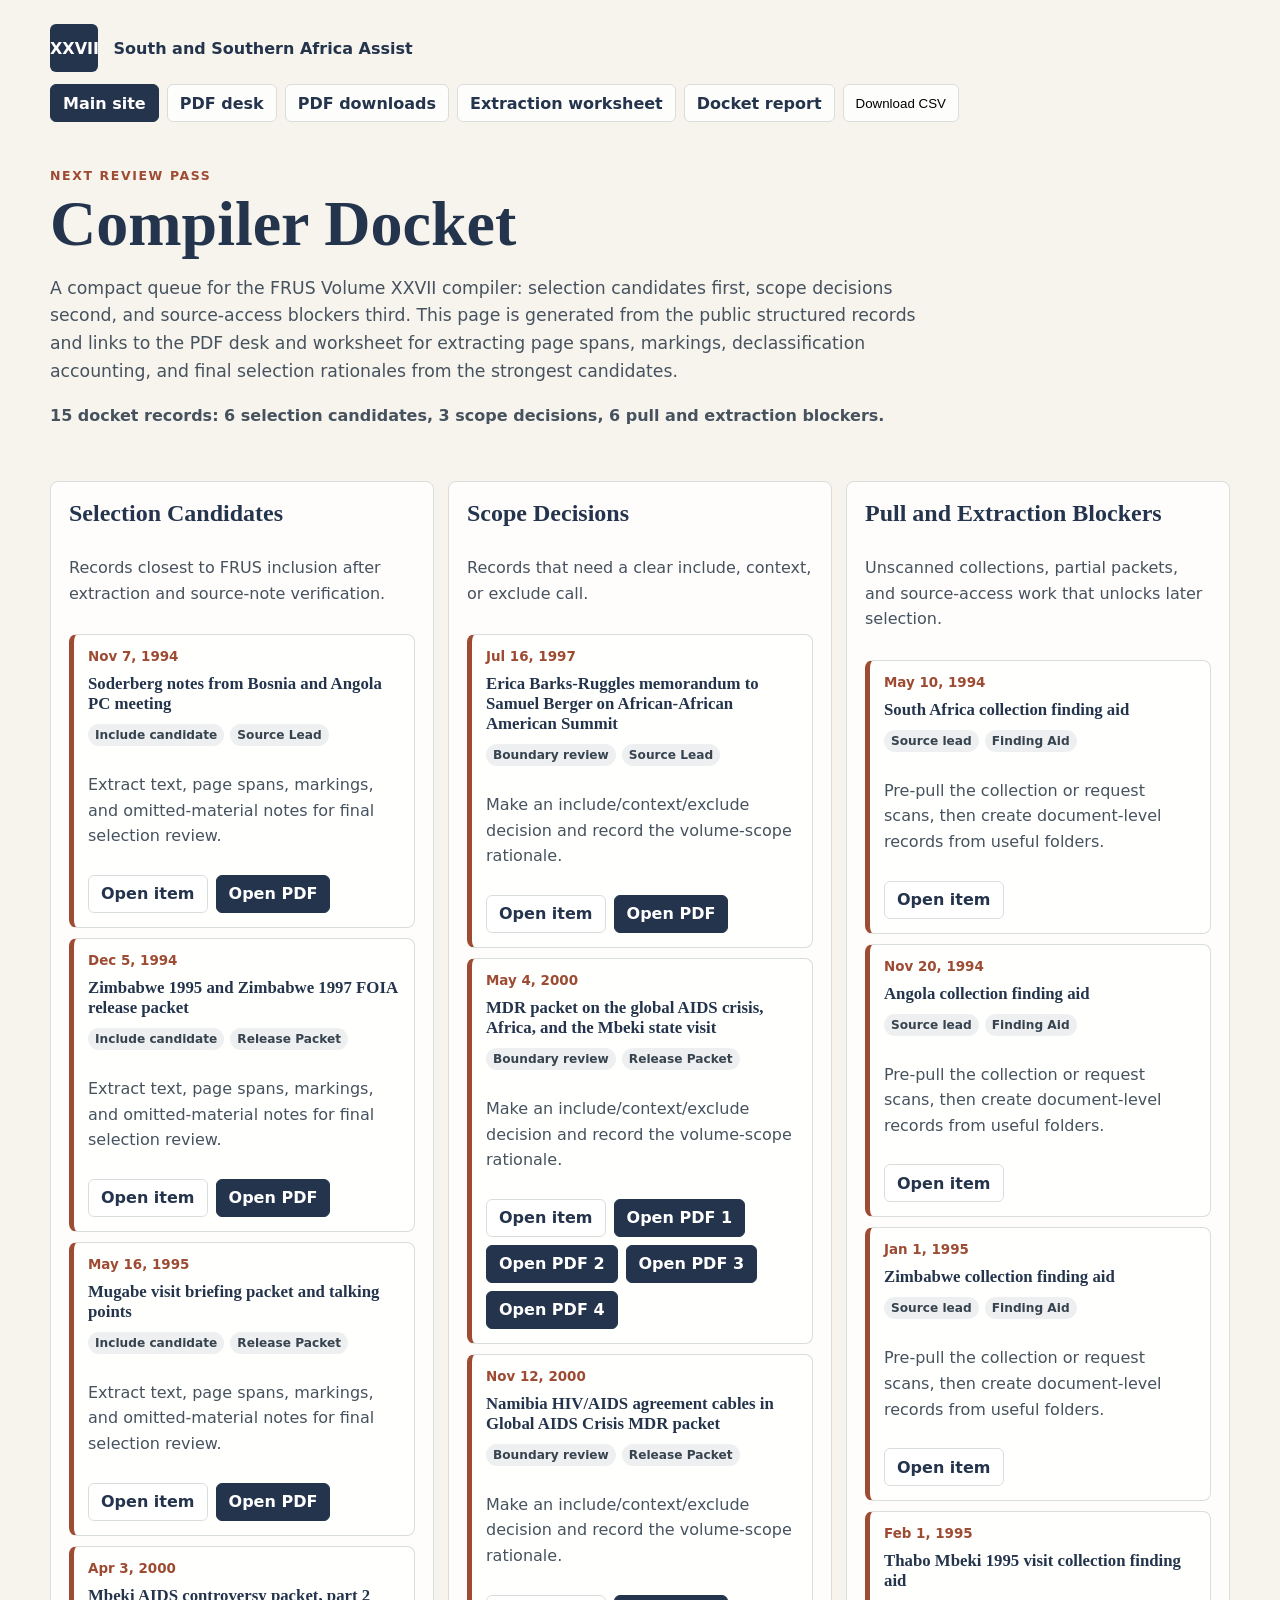
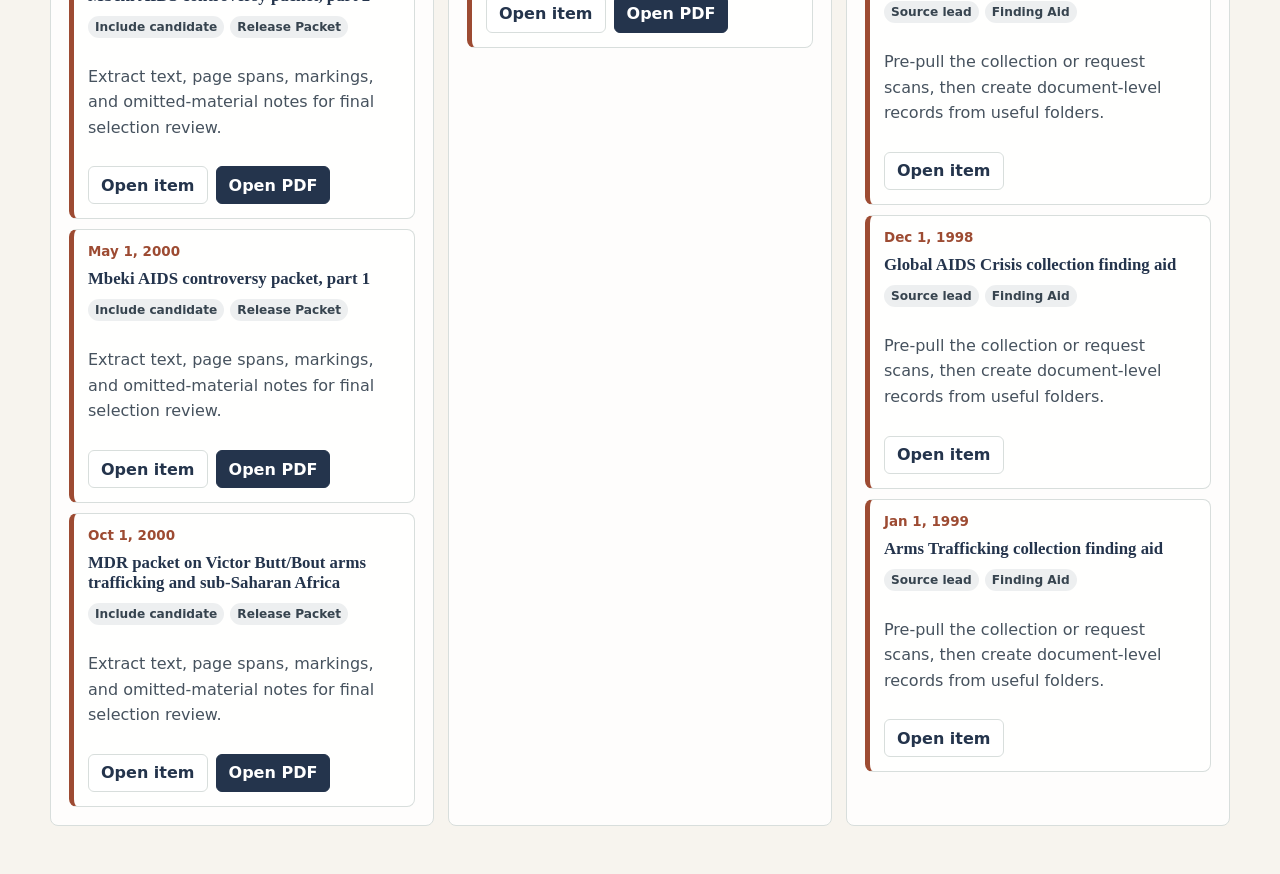
<file: docket/index.html>
<!DOCTYPE html>
<html lang="en">
  <head>
    <meta charset="UTF-8" />
    <meta name="viewport" content="width=device-width, initial-scale=1.0" />
    <title>Compiler Docket - FRUS Volume XXVII South Africa; Southern Africa</title>
    <style>
      :root {
        --ink: #172331;
        --muted: #63717d;
        --navy: #24344c;
        --teal: #2f6a66;
        --rust: #9d4b32;
        --line: #d8dedc;
        --paper: #f7f4ee;
      }

      * {
        box-sizing: border-box;
      }

      body {
        margin: 0;
        color: var(--ink);
        font-family:
          Inter, ui-sans-serif, system-ui, -apple-system, BlinkMacSystemFont, "Segoe UI", sans-serif;
        background: var(--paper);
      }

      main,
      header {
        width: min(1180px, calc(100% - 36px));
        margin: 0 auto;
      }

      header {
        display: flex;
        flex-wrap: wrap;
        gap: 12px;
        align-items: center;
        justify-content: space-between;
        padding: 24px 0 18px;
      }

      a {
        color: var(--navy);
        font-weight: 850;
      }

      .brand {
        text-decoration: none;
      }

      .brand span:first-child {
        display: inline-grid;
        width: 48px;
        height: 48px;
        margin-right: 10px;
        place-items: center;
        color: white;
        font-weight: 900;
        background: var(--navy);
        border-radius: 6px;
      }

      .hero {
        padding: 28px 0 22px;
      }

      .kicker,
      .queue-label {
        margin: 0 0 8px;
        color: var(--rust);
        font-size: 0.78rem;
        font-weight: 900;
        letter-spacing: 0.13em;
        text-transform: uppercase;
      }

      h1,
      h2,
      h3 {
        color: var(--navy);
        font-family: Georgia, "Times New Roman", serif;
      }

      h1 {
        max-width: 880px;
        margin: 0;
        font-size: clamp(2rem, 5vw, 4rem);
        line-height: 1.04;
      }

      .lede,
      .summary,
      .queue-description,
      .action {
        color: #46525e;
        line-height: 1.6;
      }

      .lede {
        max-width: 900px;
        font-size: 1.08rem;
      }

      .actions,
      .links {
        display: flex;
        flex-wrap: wrap;
        gap: 8px;
      }

      .button,
      .links a {
        display: inline-flex;
        align-items: center;
        min-height: 38px;
        padding: 8px 12px;
        text-decoration: none;
        background: rgba(255, 255, 255, 0.82);
        border: 1px solid var(--line);
        border-radius: 6px;
      }

      .button.primary,
      .links .primary {
        color: white;
        background: var(--navy);
        border-color: var(--navy);
      }

      .summary {
        margin: 18px 0;
        font-weight: 850;
      }

      .grid {
        display: grid;
        grid-template-columns: repeat(3, minmax(0, 1fr));
        gap: 14px;
        padding: 12px 0 48px;
      }

      .panel,
      .card {
        background: rgba(255, 255, 255, 0.86);
        border: 1px solid var(--line);
        border-radius: 8px;
      }

      .panel {
        display: grid;
        gap: 12px;
        align-content: start;
        padding: 18px;
      }

      .panel h2 {
        margin: 0;
      }

      .list {
        display: grid;
        gap: 10px;
      }

      .card {
        display: grid;
        gap: 10px;
        padding: 14px;
        border-left: 5px solid var(--rust);
      }

      .date {
        color: var(--rust);
        font-size: 0.84rem;
        font-weight: 900;
      }

      .card h3 {
        margin: 0;
        font-size: 1.05rem;
      }

      .badges {
        display: flex;
        flex-wrap: wrap;
        gap: 6px;
      }

      .badges span {
        padding: 4px 7px;
        color: #37444f;
        font-size: 0.76rem;
        font-weight: 850;
        background: rgba(36, 52, 76, 0.08);
        border-radius: 999px;
      }

      .error {
        padding: 18px;
        color: var(--rust);
        font-weight: 850;
        background: white;
        border: 1px solid var(--line);
        border-radius: 8px;
      }

      @media (max-width: 980px) {
        .grid {
          grid-template-columns: 1fr;
        }
      }
    </style>
  </head>
  <body>
    <header>
      <a class="brand" href="../">
        <span>XXVII</span>
        South and Southern Africa Assist
      </a>
      <nav class="actions" aria-label="Docket navigation">
        <a class="button primary" href="../">Main site</a>
        <a class="button" href="../pdfs/">PDF desk</a>
        <a class="button" href="../downloads/">PDF downloads</a>
        <a class="button" href="../reports/extraction-worksheet.md">Extraction worksheet</a>
        <a class="button" href="../reports/compiler-docket.md">Docket report</a>
        <button class="button" type="button" id="download-csv">Download CSV</button>
      </nav>
    </header>

    <main>
      <section class="hero" aria-labelledby="title">
        <p class="kicker">Next Review Pass</p>
        <h1 id="title">Compiler Docket</h1>
        <p class="lede">
          A compact queue for the FRUS Volume XXVII compiler: selection candidates
          first, scope decisions second, and source-access blockers third. This page
          is generated from the public structured records and links to the PDF desk
          and worksheet for extracting page spans, markings, declassification
          accounting, and final selection rationales from the strongest candidates.
        </p>
        <p id="summary" class="summary" aria-live="polite">Loading docket...</p>
      </section>

      <section id="docket" class="grid" aria-live="polite"></section>
    </main>

    <script>
      const groups = [
        ["Selection Candidates", "Records closest to FRUS inclusion after extraction and source-note verification."],
        ["Scope Decisions", "Records that need a clear include, context, or exclude call."],
        ["Pull and Extraction Blockers", "Unscanned collections, partial packets, and source-access work that unlocks later selection."]
      ];

      let docketRows = [];

      function formatDate(value) {
        if (!value) return "Date pending";
        if (/^\d{4}$/.test(value)) return value;
        const date = new Date(`${value}T00:00:00Z`);
        if (Number.isNaN(date.getTime())) return value;
        return new Intl.DateTimeFormat("en-US", {
          month: "short",
          day: "numeric",
          year: "numeric",
          timeZone: "UTC"
        }).format(date);
      }

      function recordPdfFiles(record) {
        const files = Array.isArray(record.pdfFiles) ? [...record.pdfFiles] : [];
        if (record.pdfUrl && !files.some((file) => file.url === record.pdfUrl)) {
          files.unshift({ url: record.pdfUrl, pages: record.pageCount });
        }
        return files.filter((file) => file?.url);
      }

      function byChronology(a, b) {
        return (
          (a.sortDate || a.date || "9999-12-31").localeCompare(b.sortDate || b.date || "9999-12-31") ||
          (a.washingtonTime || "").localeCompare(b.washingtonTime || "") ||
          (a.title || "").localeCompare(b.title || "")
        );
      }

      function isExtractionBlocker(record) {
        const withheld =
          typeof record.withheldMaterial === "string"
            ? record.withheldMaterial
            : Object.values(record.withheldMaterial || {}).join(" ");
        const status = [record.releaseStatus, record.declassificationStatus, record.sourceNoteAddendum, withheld]
          .filter(Boolean)
          .join(" ");
        return record.type === "Finding Aid" || /not scanned|finding aid only|partial|withheld|withdrawal|pull required/i.test(status);
      }

      function action(record) {
        if (record.selectionDecision === "Include candidate") {
          return recordPdfFiles(record).length
            ? "Extract text, page spans, markings, and omitted-material notes for final selection review."
            : "Open the source item, verify the scan path, then extract text and source-note details.";
        }
        if (record.selectionDecision === "Boundary review") {
          return "Make an include/context/exclude decision and record the volume-scope rationale.";
        }
        if (record.type === "Finding Aid") {
          return "Pre-pull the collection or request scans, then create document-level records from useful folders.";
        }
        if (isExtractionBlocker(record)) {
          return "Map packet pages, withdrawal sheets, and replacement-search targets before promotion.";
        }
        return "Review as context or control after the policy records are settled.";
      }

      function docketGroups(records) {
        const selection = records.filter((record) => record.selectionDecision === "Include candidate").sort(byChronology);
        const boundary = records.filter((record) => record.selectionDecision === "Boundary review").sort(byChronology);
        const seen = new Set([...selection, ...boundary].map((record) => record.id));
        const blockers = records
          .filter((record) => !seen.has(record.id) && isExtractionBlocker(record))
          .sort(byChronology);
        return [selection, boundary, blockers];
      }

      function csv(value) {
        return `"${String(value ?? "").replaceAll('"', '""').replace(/\s+/g, " ").trim()}"`;
      }

      function buildCsv(rows) {
        const header = ["queue", "id", "date", "decision", "type", "title", "action", "catalog_url", "pdf_urls", "source_note"];
        return [header, ...rows]
          .map((row) => row.map(csv).join(","))
          .join("\n") + "\n";
      }

      function render(records) {
        const groupRecords = docketGroups(records);
        const root = document.querySelector("#docket");
        root.replaceChildren();
        docketRows = [];

        for (const [index, group] of groupRecords.entries()) {
          const panel = document.createElement("section");
          panel.className = "panel";
          const heading = document.createElement("h2");
          heading.textContent = groups[index][0];
          const description = document.createElement("p");
          description.className = "queue-description";
          description.textContent = groups[index][1];
          const list = document.createElement("div");
          list.className = "list";

          for (const record of group) {
            const card = document.createElement("article");
            card.className = "card";
            const date = document.createElement("time");
            date.className = "date";
            date.textContent = formatDate(record.date);
            const title = document.createElement("h3");
            title.textContent = record.documentTitle || record.title;
            const badges = document.createElement("div");
            badges.className = "badges";
            for (const value of [record.selectionDecision, record.type].filter(Boolean)) {
              const badge = document.createElement("span");
              badge.textContent = value;
              badges.append(badge);
            }
            const next = document.createElement("p");
            next.className = "action";
            next.textContent = action(record);
            const links = document.createElement("div");
            links.className = "links";
            if (record.catalogUrl) {
              const item = document.createElement("a");
              item.href = record.catalogUrl;
              item.textContent = "Open item";
              item.rel = "noreferrer";
              links.append(item);
            }
            const pdfFiles = recordPdfFiles(record);
            for (const [pdfIndex, file] of pdfFiles.entries()) {
              const label = pdfFiles.length === 1 ? "PDF" : `PDF ${pdfIndex + 1}`;
              const pdf = document.createElement("a");
              pdf.href = file.url;
              pdf.className = "primary";
              pdf.textContent = `Open ${label}`;
              pdf.rel = "noreferrer";
              links.append(pdf);
            }
            card.append(date, title, badges, next);
            if (links.children.length) card.append(links);
            list.append(card);

            docketRows.push([
              groups[index][0],
              record.id,
              record.date || record.sortDate || "",
              record.selectionDecision || "",
              record.type || "",
              record.documentTitle || record.title || "",
              action(record),
              record.catalogUrl || "",
              pdfFiles.map((file) => file.url).join(" "),
              record.sourceNote || ""
            ]);
          }

          panel.append(heading, description, list);
          root.append(panel);
        }

        const total = groupRecords.reduce((sum, group) => sum + group.length, 0);
        document.querySelector("#summary").textContent = `${total} docket records: ${groupRecords[0].length} selection candidates, ${groupRecords[1].length} scope decisions, ${groupRecords[2].length} pull and extraction blockers.`;
      }

      document.querySelector("#download-csv").addEventListener("click", () => {
        const blob = new Blob([buildCsv(docketRows)], { type: "text/csv" });
        const url = URL.createObjectURL(blob);
        const link = document.createElement("a");
        link.href = url;
        link.download = "compiler-docket.csv";
        link.click();
        URL.revokeObjectURL(url);
      });

      fetch("../data/records.json", { cache: "no-store" })
        .then((response) => {
          if (!response.ok) throw new Error(`Could not load records: ${response.status}`);
          return response.json();
        })
        .then(render)
        .catch((error) => {
          document.querySelector("#summary").textContent = "";
          document.querySelector("#docket").innerHTML = `<p class="error">${error.message}</p>`;
        });
    </script>
  </body>
</html>
</file>
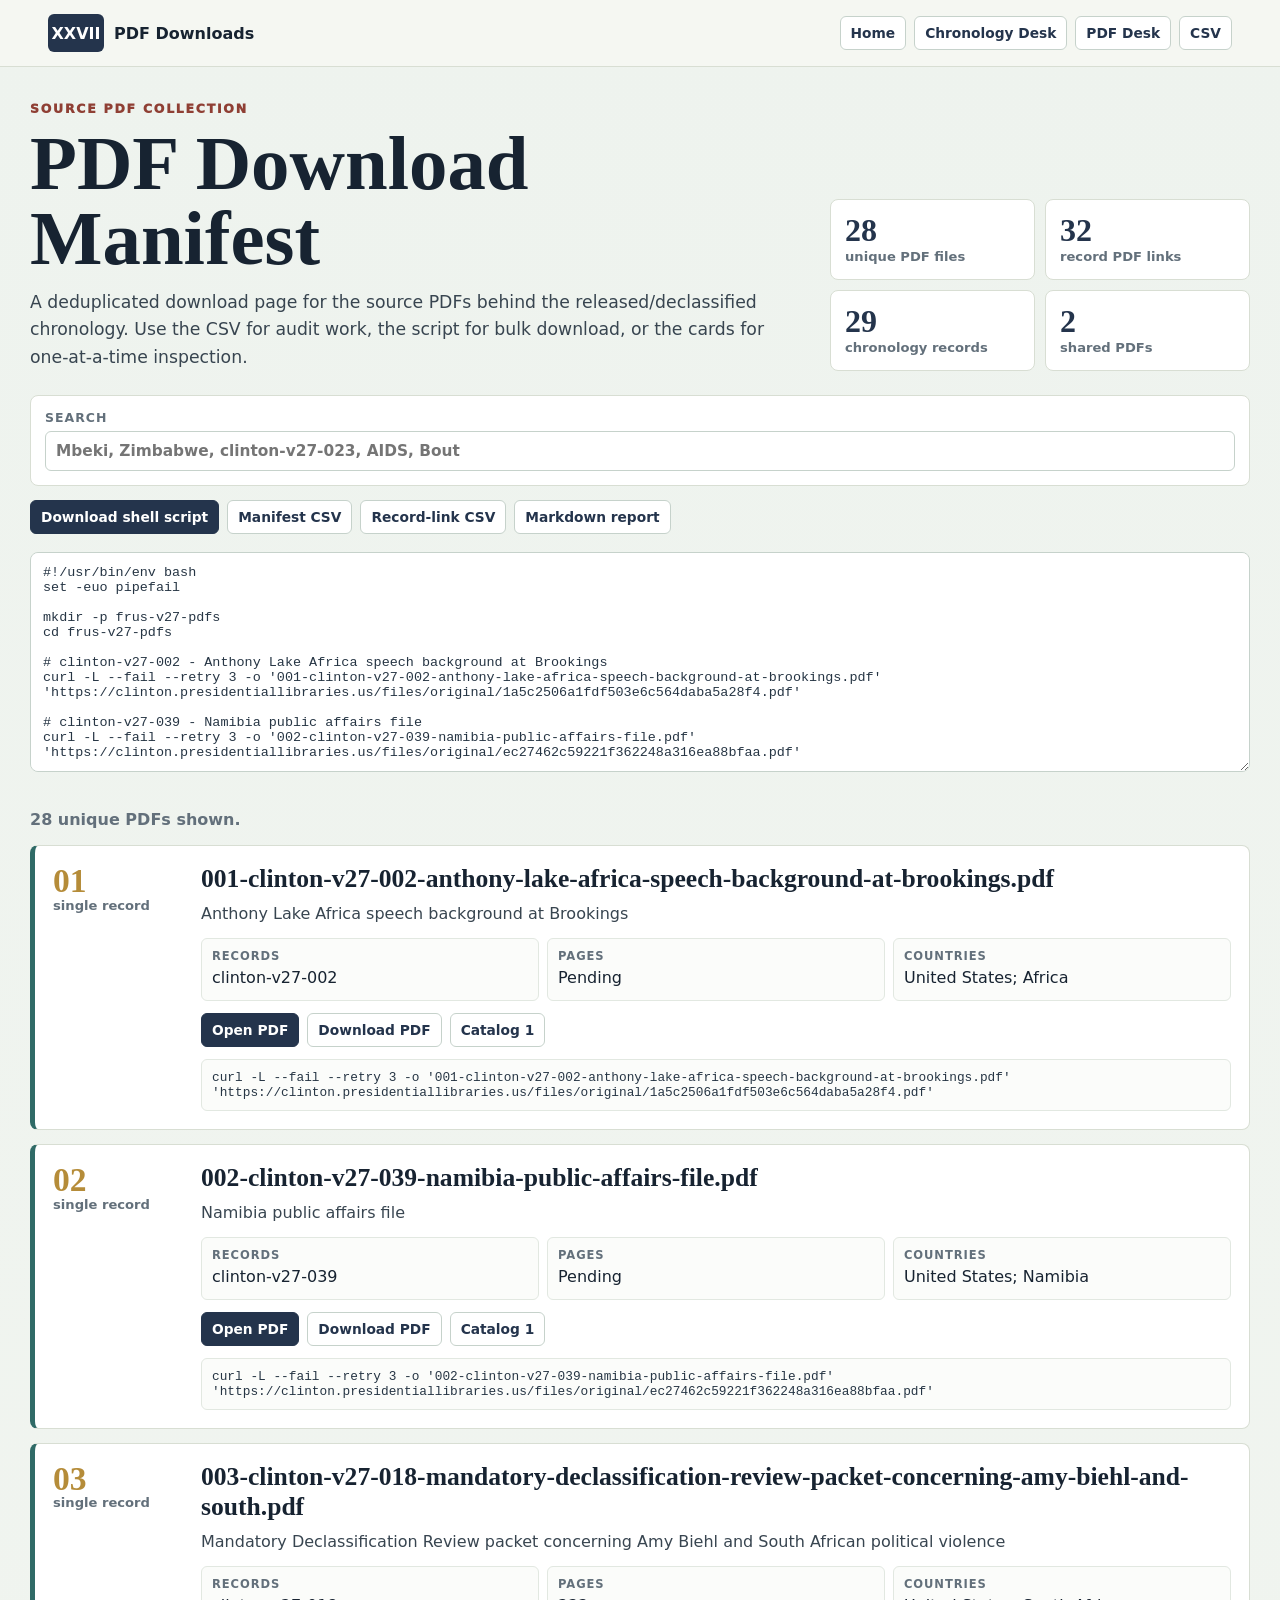
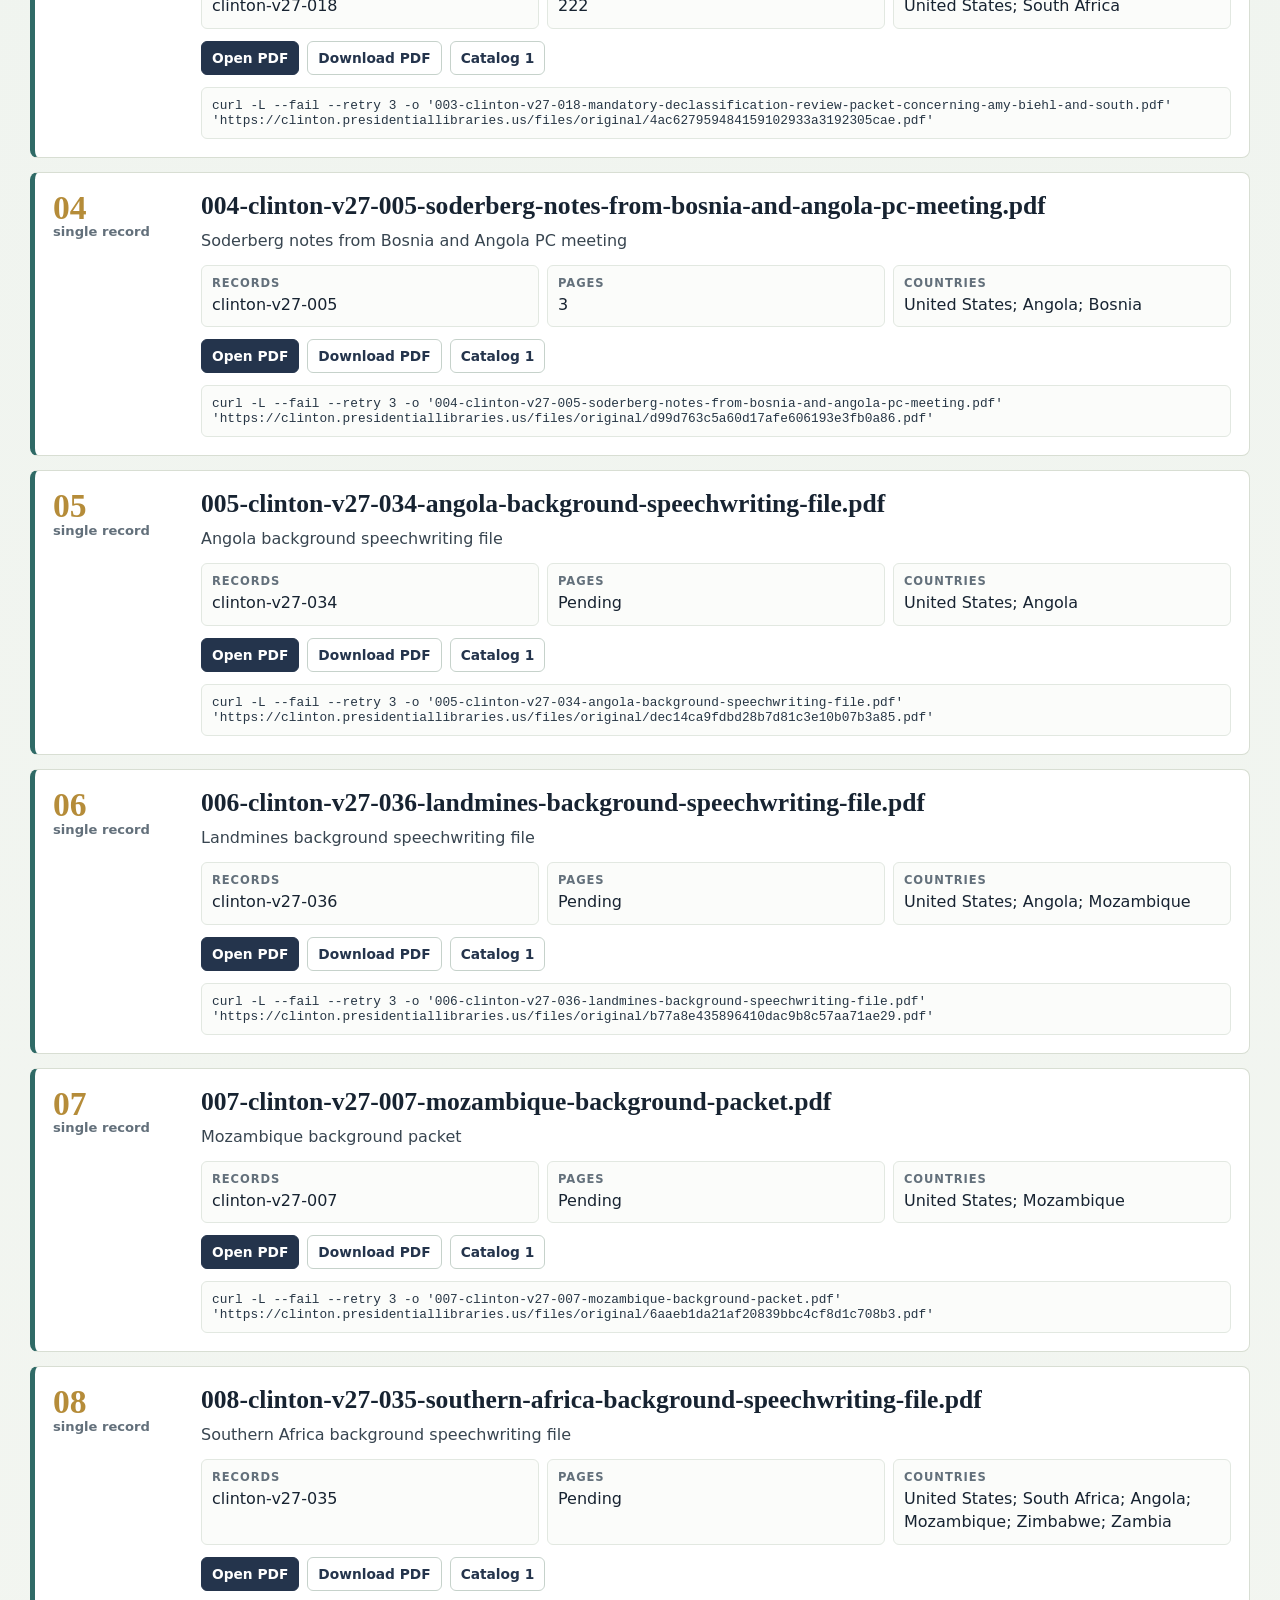
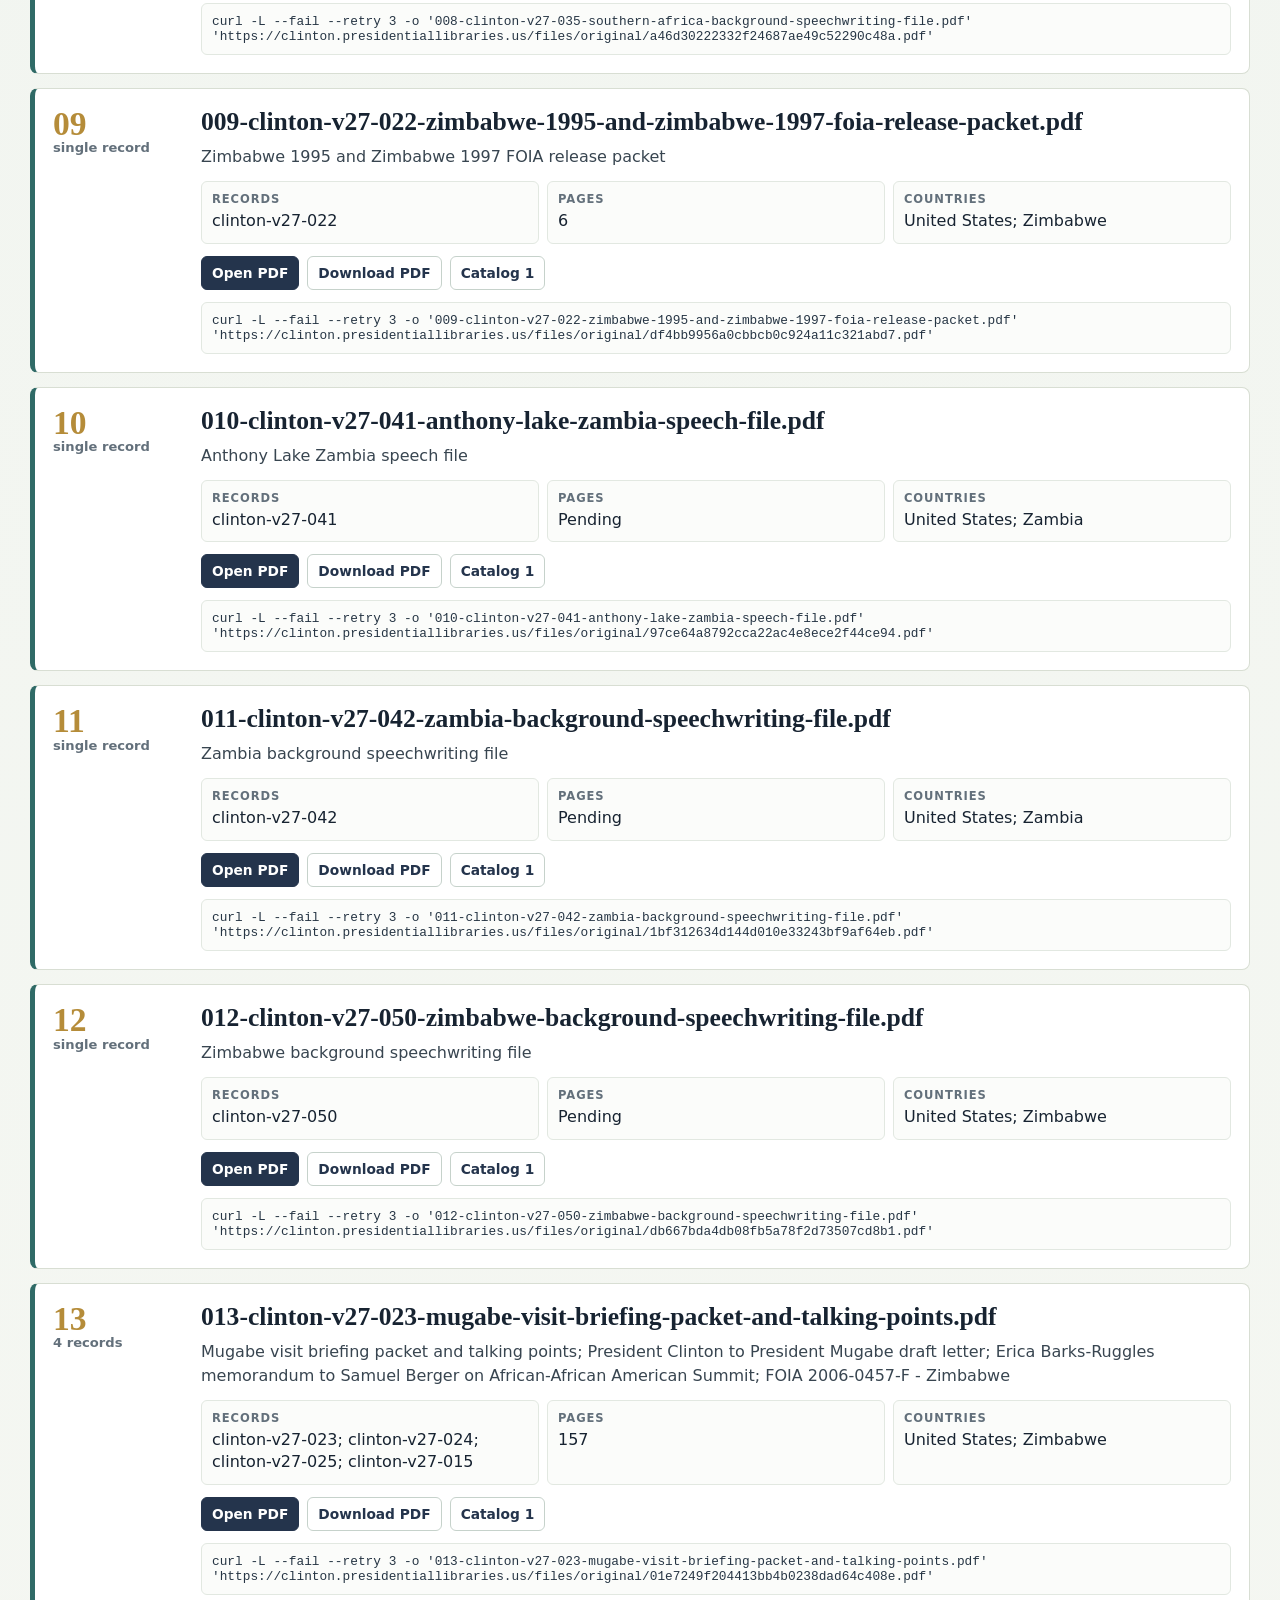
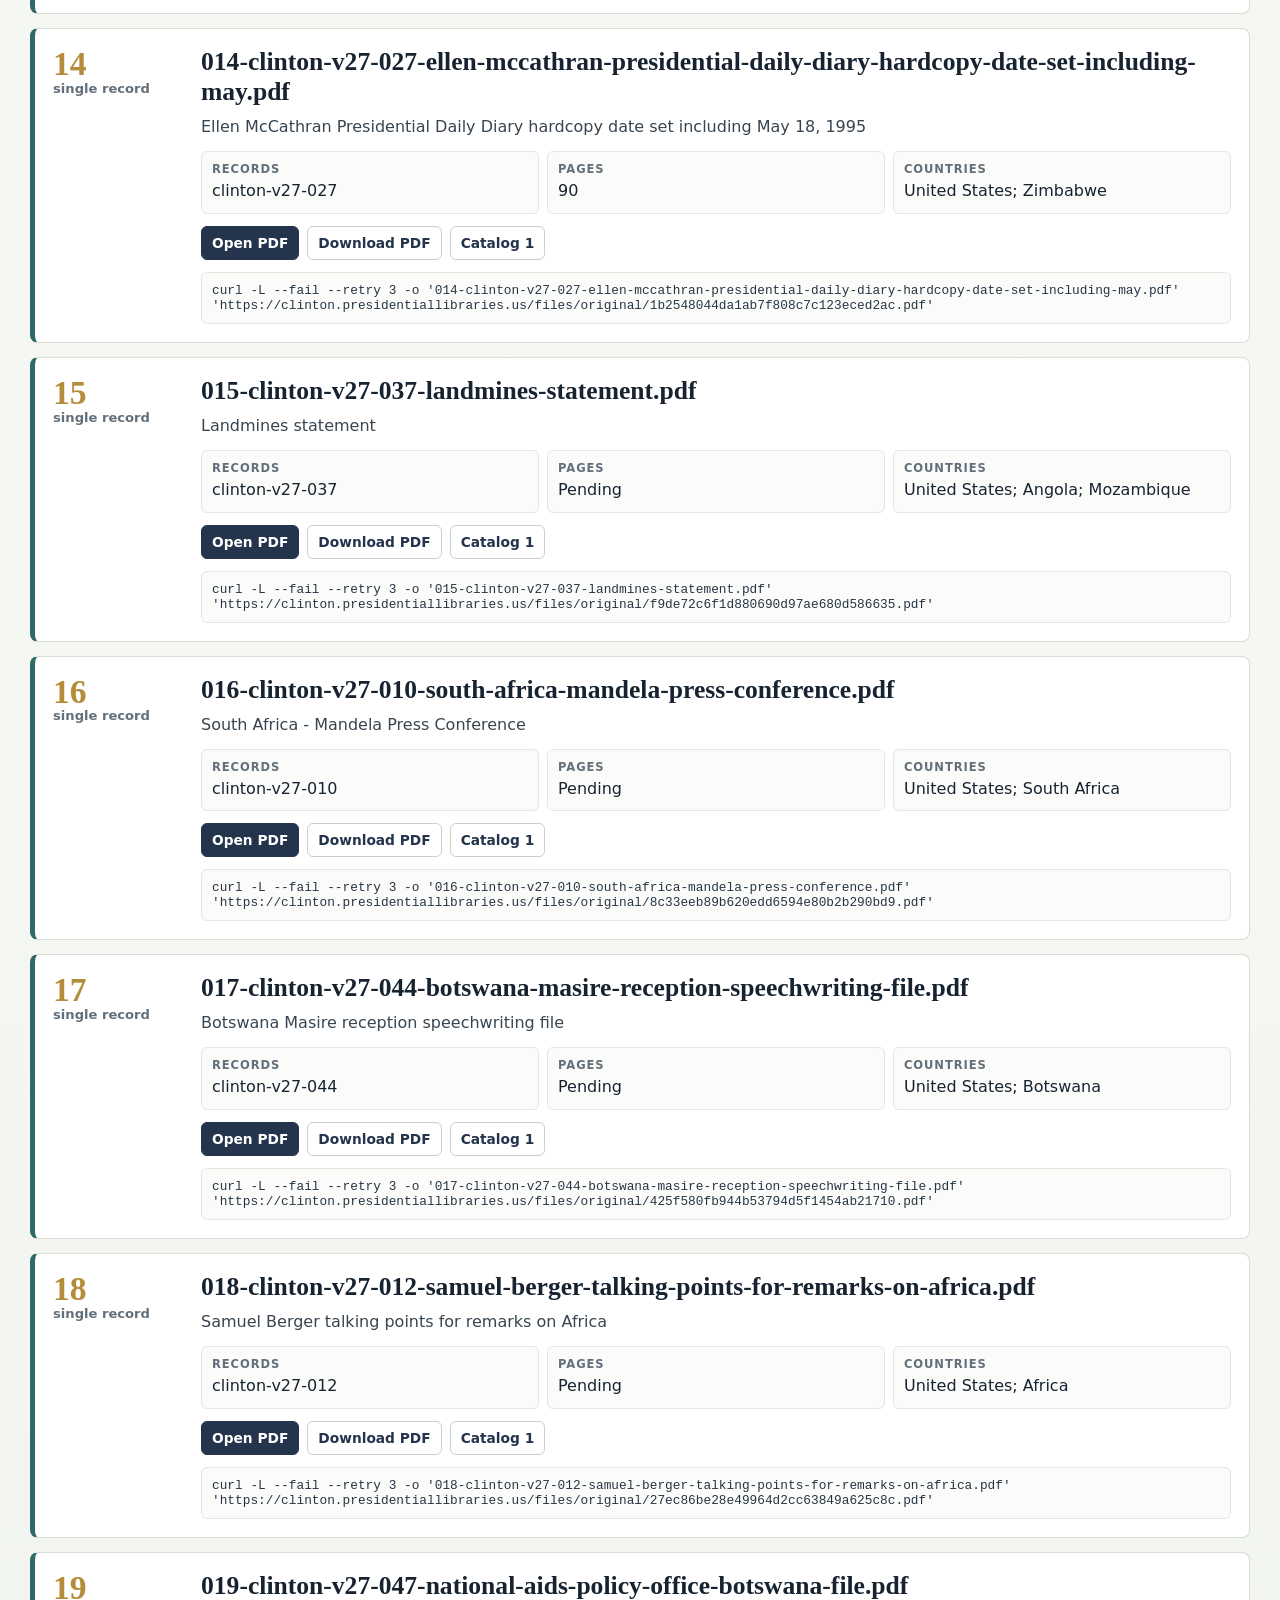
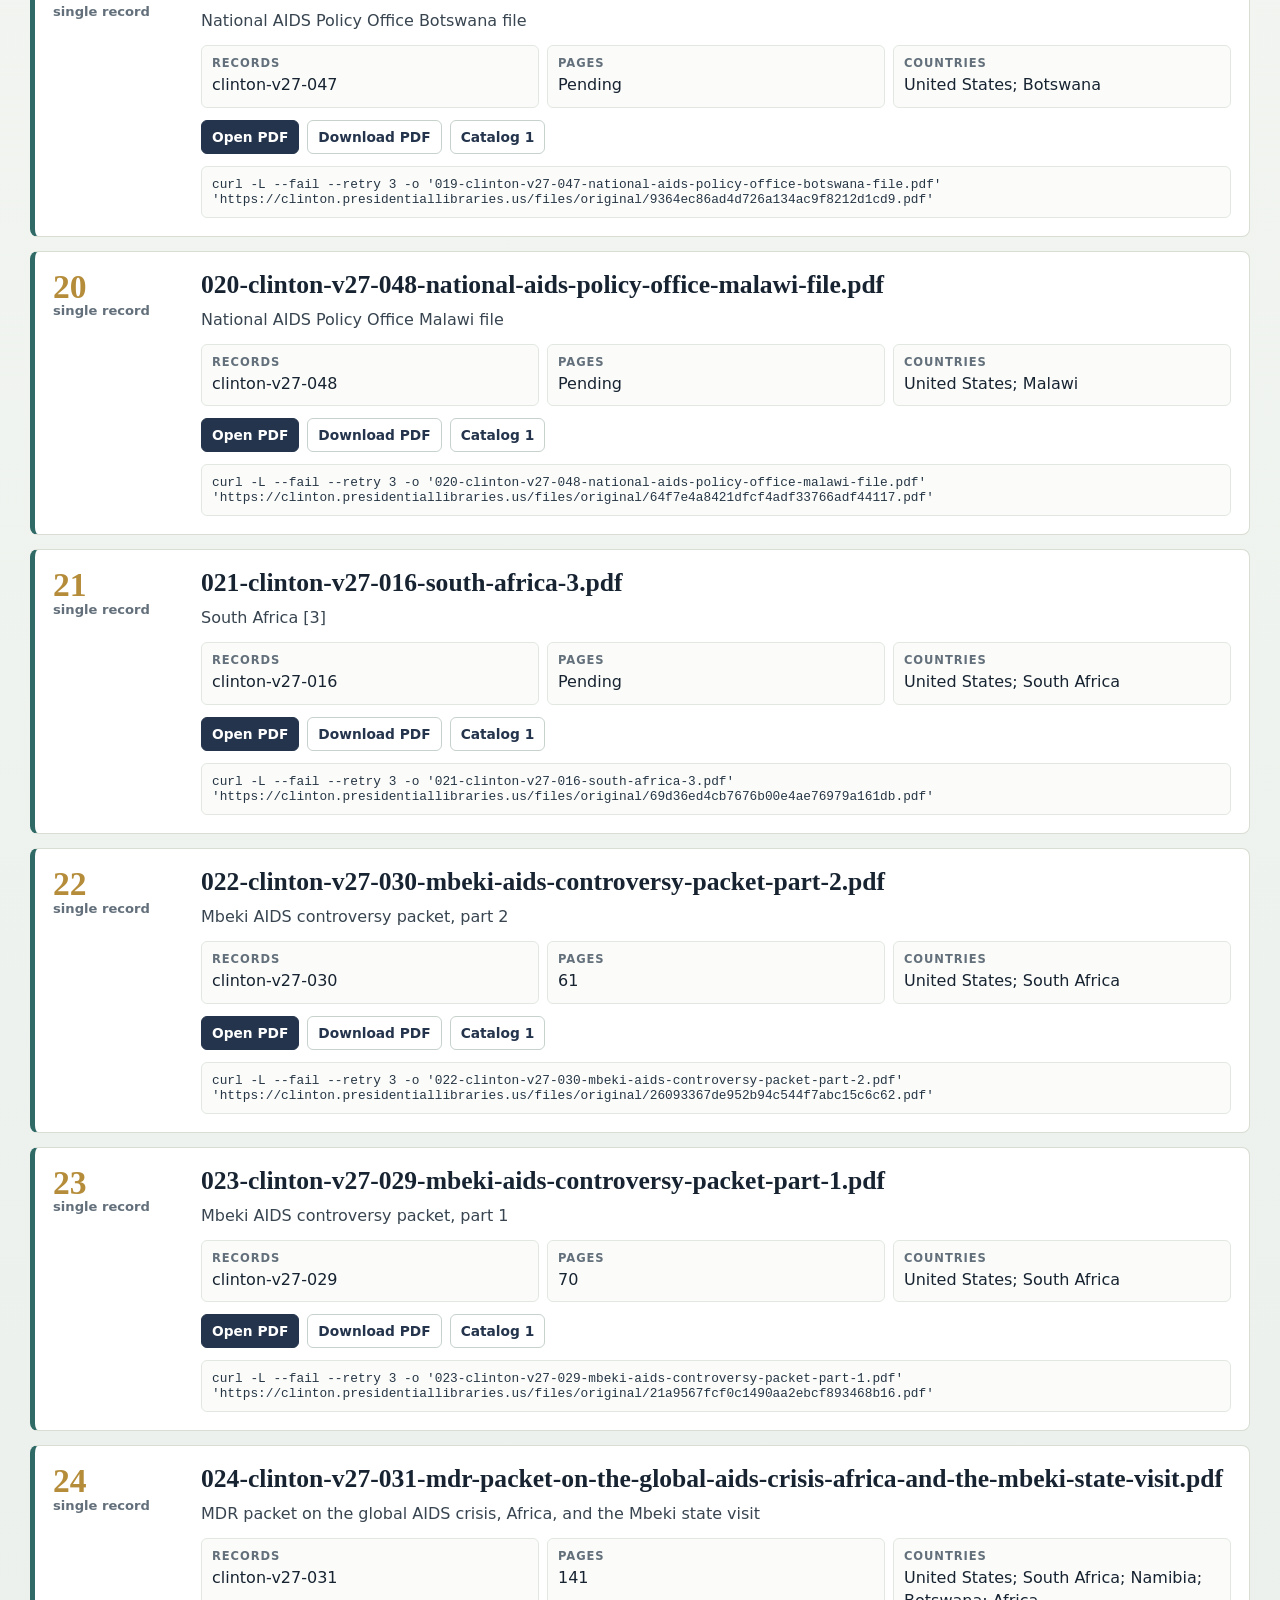
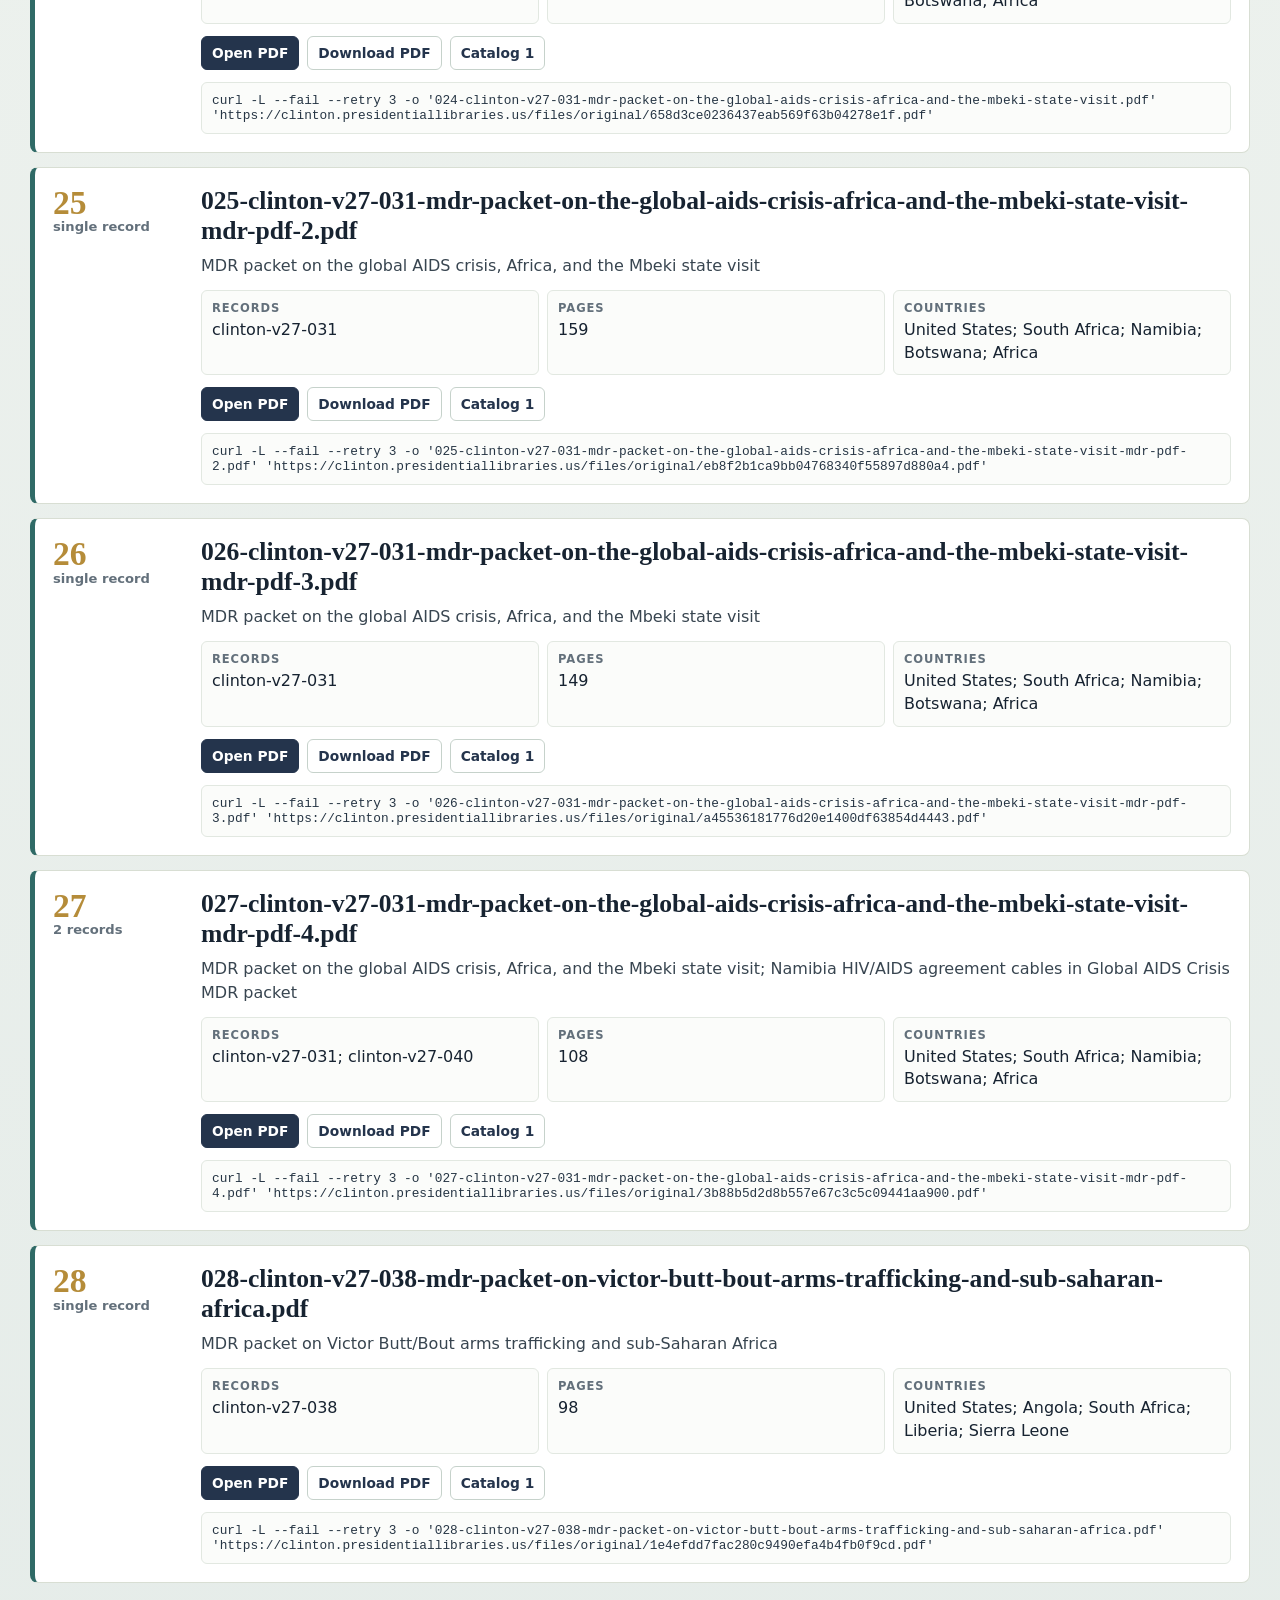
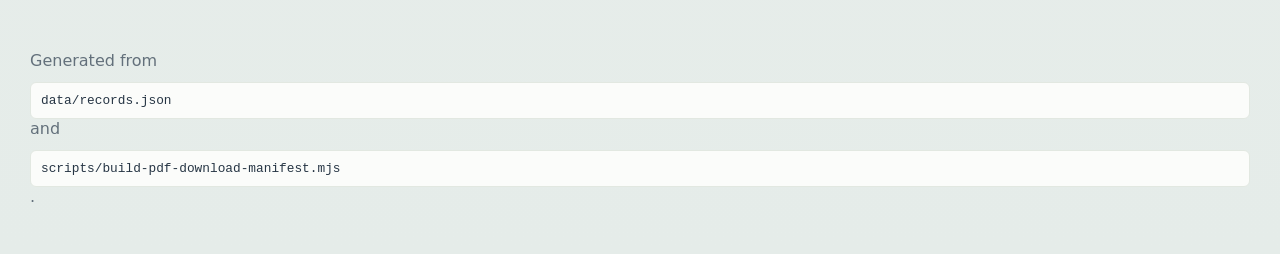
<file: downloads/index.html>
<!DOCTYPE html>
<html lang="en">
  <head>
    <meta charset="UTF-8" />
    <meta name="viewport" content="width=device-width, initial-scale=1.0" />
    <title>FRUS Volume XXVII PDF Downloads</title>
    <meta name="description" content="Deduplicated PDF download manifest for FRUS 1993-2000, Volume XXVII, South Africa; Southern Africa." />
    <style>
      :root {
        color-scheme: light;
        --ink: #172331;
        --muted: #63707b;
        --paper: #f5f7f2;
        --panel: #ffffff;
        --line: #d8ded3;
        --navy: #24344c;
        --rust: #8f3f34;
        --teal: #2f6a66;
        --gold: #b58c39;
        font-family: Inter, ui-sans-serif, system-ui, -apple-system, BlinkMacSystemFont, "Segoe UI", sans-serif;
      }
      * { box-sizing: border-box; }
      body { margin: 0; color: var(--ink); background: linear-gradient(180deg, #eef3ee 0%, var(--paper) 55%, #e5ece9 100%); }
      a { color: inherit; }
      .site-header {
        position: sticky;
        top: 0;
        z-index: 10;
        display: flex;
        align-items: center;
        justify-content: space-between;
        gap: 18px;
        padding: 14px clamp(18px, 4vw, 48px);
        background: rgba(245, 247, 242, 0.96);
        border-bottom: 1px solid var(--line);
        backdrop-filter: blur(14px);
      }
      .brand { display: inline-flex; align-items: center; gap: 10px; color: var(--ink); font-weight: 900; text-decoration: none; }
      .brand-mark { display: grid; min-width: 56px; min-height: 38px; place-items: center; color: white; background: var(--navy); border-radius: 6px; }
      nav, .actions, .utility-row { display: flex; flex-wrap: wrap; gap: 8px; }
      nav { justify-content: flex-end; }
      nav a, .button {
        display: inline-flex;
        align-items: center;
        min-height: 34px;
        border: 1px solid #c6d2cb;
        border-radius: 6px;
        padding: 0 10px;
        color: var(--navy);
        background: #fff;
        font-size: 0.86rem;
        font-weight: 850;
        text-decoration: none;
      }
      .button.primary { color: white; border-color: var(--navy); background: var(--navy); }
      main { width: min(1220px, calc(100% - 32px)); margin: 0 auto; padding: 34px 0 52px; }
      .hero { display: grid; grid-template-columns: minmax(0, 1fr) minmax(260px, 420px); gap: 24px; align-items: end; margin-bottom: 24px; }
      .kicker { margin: 0 0 10px; color: var(--rust); font-size: 0.78rem; font-weight: 950; letter-spacing: 0.14em; text-transform: uppercase; }
      h1 { margin: 0 0 12px; font-family: Georgia, "Times New Roman", serif; font-size: clamp(2.4rem, 6vw, 5rem); line-height: 0.98; letter-spacing: 0; }
      h2 { margin: 0 0 8px; font-family: Georgia, "Times New Roman", serif; font-size: clamp(1.2rem, 2vw, 1.65rem); letter-spacing: 0; overflow-wrap: anywhere; }
      .lede { max-width: 840px; margin: 0; color: #384550; font-size: 1.08rem; line-height: 1.6; }
      .stats { display: grid; grid-template-columns: repeat(2, minmax(0, 1fr)); gap: 10px; }
      .stat { padding: 14px; border: 1px solid var(--line); border-radius: 8px; background: var(--panel); }
      .stat strong { display: block; color: var(--navy); font-family: Georgia, "Times New Roman", serif; font-size: 2rem; line-height: 1; }
      .stat span { color: var(--muted); font-size: 0.82rem; font-weight: 850; }
      .toolbar { margin: 24px 0 14px; padding: 14px; border: 1px solid var(--line); border-radius: 8px; background: var(--panel); }
      label { display: grid; gap: 6px; color: var(--muted); font-size: 0.78rem; font-weight: 900; letter-spacing: 0.08em; text-transform: uppercase; }
      input { min-height: 40px; width: 100%; border: 1px solid #c6d2cb; border-radius: 6px; padding: 0 10px; color: var(--ink); background: #fff; font: inherit; font-size: 0.96rem; }
      .utility-row { margin-bottom: 18px; }
      .result-summary { color: var(--muted); font-weight: 850; }
      .script-box { width: 100%; min-height: 220px; margin-bottom: 18px; border: 1px solid #c6d2cb; border-radius: 8px; padding: 12px; font: 0.84rem ui-monospace, SFMono-Regular, Menlo, Monaco, Consolas, "Liberation Mono", monospace; color: #263544; background: #fff; }
      .download-list { display: grid; gap: 14px; }
      .download-card { display: grid; grid-template-columns: 132px minmax(0, 1fr); gap: 16px; padding: 18px; border: 1px solid var(--line); border-left: 5px solid var(--teal); border-radius: 8px; background: var(--panel); }
      .download-number span { display: block; color: var(--gold); font-family: Georgia, "Times New Roman", serif; font-size: 2.1rem; font-weight: 900; line-height: 1; }
      .download-number strong { display: block; color: var(--muted); font-size: 0.82rem; line-height: 1.25; }
      .record-title { margin: 0 0 12px; color: #384550; line-height: 1.5; }
      dl { display: grid; grid-template-columns: repeat(3, minmax(0, 1fr)); gap: 8px; margin: 0 0 12px; }
      dl div { padding: 10px; border: 1px solid #e2e8e1; border-radius: 6px; background: #fbfcfa; }
      dt { color: var(--muted); font-size: 0.72rem; font-weight: 900; letter-spacing: 0.08em; text-transform: uppercase; }
      dd { margin: 4px 0 0; line-height: 1.42; }
      code { display: block; margin-top: 12px; border: 1px solid #e2e8e1; border-radius: 6px; padding: 10px; overflow-wrap: anywhere; color: #263544; background: #fbfcfa; font: 0.8rem ui-monospace, SFMono-Regular, Menlo, Monaco, Consolas, "Liberation Mono", monospace; }
      .empty { display: none; padding: 24px; border: 1px solid var(--line); border-radius: 8px; background: var(--panel); color: var(--muted); font-weight: 850; }
      footer { width: min(1220px, calc(100% - 32px)); margin: 0 auto; padding: 0 0 32px; color: var(--muted); }
      @media (max-width: 820px) {
        .site-header, .hero, .download-card, dl { grid-template-columns: 1fr; }
        .site-header { align-items: flex-start; flex-direction: column; }
        nav { justify-content: flex-start; }
      }
    </style>
  </head>
  <body>
    <header class="site-header">
      <a class="brand" href="../" aria-label="Back to South and Southern Africa Assist">
        <span class="brand-mark">XXVII</span>
        <span>PDF Downloads</span>
      </a>
      <nav aria-label="PDF download navigation">
        <a href="../">Home</a>
        <a href="../chronology/">Chronology Desk</a>
        <a href="../pdfs/">PDF Desk</a>
        <a href="../data/pdf-download-manifest.csv">CSV</a>
      </nav>
    </header>
    <main>
      <section class="hero" aria-labelledby="title">
        <div>
          <p class="kicker">Source PDF Collection</p>
          <h1 id="title">PDF Download Manifest</h1>
          <p class="lede">
            A deduplicated download page for the source PDFs behind the released/declassified chronology. Use the CSV for audit work, the script for bulk download, or the cards for one-at-a-time inspection.
          </p>
        </div>
        <div class="stats" aria-label="PDF counts">
          <div class="stat"><strong>28</strong><span>unique PDF files</span></div>
          <div class="stat"><strong>32</strong><span>record PDF links</span></div>
          <div class="stat"><strong>29</strong><span>chronology records</span></div>
          <div class="stat"><strong>2</strong><span>shared PDFs</span></div>
        </div>
      </section>
      <section class="toolbar" aria-label="Download filters">
        <label>
          Search
          <input id="search" type="search" placeholder="Mbeki, Zimbabwe, clinton-v27-023, AIDS, Bout" />
        </label>
      </section>
      <div class="utility-row" aria-label="Download files">
        <a class="button primary" href="../scripts/download-source-pdfs.sh">Download shell script</a>
        <a class="button" href="../data/pdf-download-manifest.csv">Manifest CSV</a>
        <a class="button" href="../data/pdf-record-links.csv">Record-link CSV</a>
        <a class="button" href="../reports/pdf-download-manifest.md">Markdown report</a>
      </div>
      <textarea class="script-box" readonly aria-label="Bulk PDF download shell script">#!/usr/bin/env bash
set -euo pipefail

mkdir -p frus-v27-pdfs
cd frus-v27-pdfs

# clinton-v27-002 - Anthony Lake Africa speech background at Brookings
curl -L --fail --retry 3 -o '001-clinton-v27-002-anthony-lake-africa-speech-background-at-brookings.pdf' 'https://clinton.presidentiallibraries.us/files/original/1a5c2506a1fdf503e6c564daba5a28f4.pdf'

# clinton-v27-039 - Namibia public affairs file
curl -L --fail --retry 3 -o '002-clinton-v27-039-namibia-public-affairs-file.pdf' 'https://clinton.presidentiallibraries.us/files/original/ec27462c59221f362248a316ea88bfaa.pdf'

# clinton-v27-018 - Mandatory Declassification Review packet concerning Amy Biehl and South African political violence
curl -L --fail --retry 3 -o '003-clinton-v27-018-mandatory-declassification-review-packet-concerning-amy-biehl-and-south.pdf' 'https://clinton.presidentiallibraries.us/files/original/4ac627959484159102933a3192305cae.pdf'

# clinton-v27-005 - Soderberg notes from Bosnia and Angola PC meeting
curl -L --fail --retry 3 -o '004-clinton-v27-005-soderberg-notes-from-bosnia-and-angola-pc-meeting.pdf' 'https://clinton.presidentiallibraries.us/files/original/d99d763c5a60d17afe606193e3fb0a86.pdf'

# clinton-v27-034 - Angola background speechwriting file
curl -L --fail --retry 3 -o '005-clinton-v27-034-angola-background-speechwriting-file.pdf' 'https://clinton.presidentiallibraries.us/files/original/dec14ca9fdbd28b7d81c3e10b07b3a85.pdf'

# clinton-v27-036 - Landmines background speechwriting file
curl -L --fail --retry 3 -o '006-clinton-v27-036-landmines-background-speechwriting-file.pdf' 'https://clinton.presidentiallibraries.us/files/original/b77a8e435896410dac9b8c57aa71ae29.pdf'

# clinton-v27-007 - Mozambique background packet
curl -L --fail --retry 3 -o '007-clinton-v27-007-mozambique-background-packet.pdf' 'https://clinton.presidentiallibraries.us/files/original/6aaeb1da21af20839bbc4cf8d1c708b3.pdf'

# clinton-v27-035 - Southern Africa background speechwriting file
curl -L --fail --retry 3 -o '008-clinton-v27-035-southern-africa-background-speechwriting-file.pdf' 'https://clinton.presidentiallibraries.us/files/original/a46d30222332f24687ae49c52290c48a.pdf'

# clinton-v27-022 - Zimbabwe 1995 and Zimbabwe 1997 FOIA release packet
curl -L --fail --retry 3 -o '009-clinton-v27-022-zimbabwe-1995-and-zimbabwe-1997-foia-release-packet.pdf' 'https://clinton.presidentiallibraries.us/files/original/df4bb9956a0cbbcb0c924a11c321abd7.pdf'

# clinton-v27-041 - Anthony Lake Zambia speech file
curl -L --fail --retry 3 -o '010-clinton-v27-041-anthony-lake-zambia-speech-file.pdf' 'https://clinton.presidentiallibraries.us/files/original/97ce64a8792cca22ac4e8ece2f44ce94.pdf'

# clinton-v27-042 - Zambia background speechwriting file
curl -L --fail --retry 3 -o '011-clinton-v27-042-zambia-background-speechwriting-file.pdf' 'https://clinton.presidentiallibraries.us/files/original/1bf312634d144d010e33243bf9af64eb.pdf'

# clinton-v27-050 - Zimbabwe background speechwriting file
curl -L --fail --retry 3 -o '012-clinton-v27-050-zimbabwe-background-speechwriting-file.pdf' 'https://clinton.presidentiallibraries.us/files/original/db667bda4db08fb5a78f2d73507cd8b1.pdf'

# clinton-v27-023; clinton-v27-024; clinton-v27-025; clinton-v27-015 - Mugabe visit briefing packet and talking points; President Clinton to President Mugabe draft letter; Erica Barks-Ruggles memorandum to Samuel Berger on African-African American Summit; FOIA 2006-0457-F - Zimbabwe
curl -L --fail --retry 3 -o '013-clinton-v27-023-mugabe-visit-briefing-packet-and-talking-points.pdf' 'https://clinton.presidentiallibraries.us/files/original/01e7249f204413bb4b0238dad64c408e.pdf'

# clinton-v27-027 - Ellen McCathran Presidential Daily Diary hardcopy date set including May 18, 1995
curl -L --fail --retry 3 -o '014-clinton-v27-027-ellen-mccathran-presidential-daily-diary-hardcopy-date-set-including-may.pdf' 'https://clinton.presidentiallibraries.us/files/original/1b2548044da1ab7f808c7c123eced2ac.pdf'

# clinton-v27-037 - Landmines statement
curl -L --fail --retry 3 -o '015-clinton-v27-037-landmines-statement.pdf' 'https://clinton.presidentiallibraries.us/files/original/f9de72c6f1d880690d97ae680d586635.pdf'

# clinton-v27-010 - South Africa - Mandela Press Conference
curl -L --fail --retry 3 -o '016-clinton-v27-010-south-africa-mandela-press-conference.pdf' 'https://clinton.presidentiallibraries.us/files/original/8c33eeb89b620edd6594e80b2b290bd9.pdf'

# clinton-v27-044 - Botswana Masire reception speechwriting file
curl -L --fail --retry 3 -o '017-clinton-v27-044-botswana-masire-reception-speechwriting-file.pdf' 'https://clinton.presidentiallibraries.us/files/original/425f580fb944b53794d5f1454ab21710.pdf'

# clinton-v27-012 - Samuel Berger talking points for remarks on Africa
curl -L --fail --retry 3 -o '018-clinton-v27-012-samuel-berger-talking-points-for-remarks-on-africa.pdf' 'https://clinton.presidentiallibraries.us/files/original/27ec86be28e49964d2cc63849a625c8c.pdf'

# clinton-v27-047 - National AIDS Policy Office Botswana file
curl -L --fail --retry 3 -o '019-clinton-v27-047-national-aids-policy-office-botswana-file.pdf' 'https://clinton.presidentiallibraries.us/files/original/9364ec86ad4d726a134ac9f8212d1cd9.pdf'

# clinton-v27-048 - National AIDS Policy Office Malawi file
curl -L --fail --retry 3 -o '020-clinton-v27-048-national-aids-policy-office-malawi-file.pdf' 'https://clinton.presidentiallibraries.us/files/original/64f7e4a8421dfcf4adf33766adf44117.pdf'

# clinton-v27-016 - South Africa [3]
curl -L --fail --retry 3 -o '021-clinton-v27-016-south-africa-3.pdf' 'https://clinton.presidentiallibraries.us/files/original/69d36ed4cb7676b00e4ae76979a161db.pdf'

# clinton-v27-030 - Mbeki AIDS controversy packet, part 2
curl -L --fail --retry 3 -o '022-clinton-v27-030-mbeki-aids-controversy-packet-part-2.pdf' 'https://clinton.presidentiallibraries.us/files/original/26093367de952b94c544f7abc15c6c62.pdf'

# clinton-v27-029 - Mbeki AIDS controversy packet, part 1
curl -L --fail --retry 3 -o '023-clinton-v27-029-mbeki-aids-controversy-packet-part-1.pdf' 'https://clinton.presidentiallibraries.us/files/original/21a9567fcf0c1490aa2ebcf893468b16.pdf'

# clinton-v27-031 - MDR packet on the global AIDS crisis, Africa, and the Mbeki state visit
curl -L --fail --retry 3 -o '024-clinton-v27-031-mdr-packet-on-the-global-aids-crisis-africa-and-the-mbeki-state-visit.pdf' 'https://clinton.presidentiallibraries.us/files/original/658d3ce0236437eab569f63b04278e1f.pdf'

# clinton-v27-031 - MDR packet on the global AIDS crisis, Africa, and the Mbeki state visit
curl -L --fail --retry 3 -o '025-clinton-v27-031-mdr-packet-on-the-global-aids-crisis-africa-and-the-mbeki-state-visit-mdr-pdf-2.pdf' 'https://clinton.presidentiallibraries.us/files/original/eb8f2b1ca9bb04768340f55897d880a4.pdf'

# clinton-v27-031 - MDR packet on the global AIDS crisis, Africa, and the Mbeki state visit
curl -L --fail --retry 3 -o '026-clinton-v27-031-mdr-packet-on-the-global-aids-crisis-africa-and-the-mbeki-state-visit-mdr-pdf-3.pdf' 'https://clinton.presidentiallibraries.us/files/original/a45536181776d20e1400df63854d4443.pdf'

# clinton-v27-031; clinton-v27-040 - MDR packet on the global AIDS crisis, Africa, and the Mbeki state visit; Namibia HIV/AIDS agreement cables in Global AIDS Crisis MDR packet
curl -L --fail --retry 3 -o '027-clinton-v27-031-mdr-packet-on-the-global-aids-crisis-africa-and-the-mbeki-state-visit-mdr-pdf-4.pdf' 'https://clinton.presidentiallibraries.us/files/original/3b88b5d2d8b557e67c3c5c09441aa900.pdf'

# clinton-v27-038 - MDR packet on Victor Butt/Bout arms trafficking and sub-Saharan Africa
curl -L --fail --retry 3 -o '028-clinton-v27-038-mdr-packet-on-victor-butt-bout-arms-trafficking-and-sub-saharan-africa.pdf' 'https://clinton.presidentiallibraries.us/files/original/1e4efdd7fac280c9490efa4b4fb0f9cd.pdf'
</textarea>
      <p id="result-summary" class="result-summary">28 unique PDFs shown.</p>
      <section class="download-list" aria-label="Unique source PDFs">

        <article class="download-card" data-download-card data-search="001-clinton-v27-002-anthony-lake-africa-speech-background-at-brookings.pdf clinton-v27-002 anthony lake africa speech background at brookings context candidate public statement united states; africa">
          <div class="download-number">
            <span>01</span>
            <strong>single record</strong>
          </div>
          <div class="download-main">
            <h2>001-clinton-v27-002-anthony-lake-africa-speech-background-at-brookings.pdf</h2>
            <p class="record-title">Anthony Lake Africa speech background at Brookings</p>
            <dl>
              <div><dt>Records</dt><dd>clinton-v27-002</dd></div>
              <div><dt>Pages</dt><dd>Pending</dd></div>
              <div><dt>Countries</dt><dd>United States; Africa</dd></div>
            </dl>
            <div class="actions">
              <a class="button primary" href="https://clinton.presidentiallibraries.us/files/original/1a5c2506a1fdf503e6c564daba5a28f4.pdf" rel="noreferrer">Open PDF</a>
              <a class="button" href="https://clinton.presidentiallibraries.us/files/original/1a5c2506a1fdf503e6c564daba5a28f4.pdf" download>Download PDF</a>
              <a class="button" href="https://clinton.presidentiallibraries.us/items/show/9010" rel="noreferrer">Catalog 1</a>
            </div>
            <code>curl -L --fail --retry 3 -o '001-clinton-v27-002-anthony-lake-africa-speech-background-at-brookings.pdf' 'https://clinton.presidentiallibraries.us/files/original/1a5c2506a1fdf503e6c564daba5a28f4.pdf'</code>
          </div>
        </article>

        <article class="download-card" data-download-card data-search="002-clinton-v27-039-namibia-public-affairs-file.pdf clinton-v27-039 namibia public affairs file context candidate public statement united states; namibia">
          <div class="download-number">
            <span>02</span>
            <strong>single record</strong>
          </div>
          <div class="download-main">
            <h2>002-clinton-v27-039-namibia-public-affairs-file.pdf</h2>
            <p class="record-title">Namibia public affairs file</p>
            <dl>
              <div><dt>Records</dt><dd>clinton-v27-039</dd></div>
              <div><dt>Pages</dt><dd>Pending</dd></div>
              <div><dt>Countries</dt><dd>United States; Namibia</dd></div>
            </dl>
            <div class="actions">
              <a class="button primary" href="https://clinton.presidentiallibraries.us/files/original/ec27462c59221f362248a316ea88bfaa.pdf" rel="noreferrer">Open PDF</a>
              <a class="button" href="https://clinton.presidentiallibraries.us/files/original/ec27462c59221f362248a316ea88bfaa.pdf" download>Download PDF</a>
              <a class="button" href="https://clinton.presidentiallibraries.us/items/show/48570" rel="noreferrer">Catalog 1</a>
            </div>
            <code>curl -L --fail --retry 3 -o '002-clinton-v27-039-namibia-public-affairs-file.pdf' 'https://clinton.presidentiallibraries.us/files/original/ec27462c59221f362248a316ea88bfaa.pdf'</code>
          </div>
        </article>

        <article class="download-card" data-download-card data-search="003-clinton-v27-018-mandatory-declassification-review-packet-concerning-amy-biehl-and-south.pdf clinton-v27-018 mandatory declassification review packet concerning amy biehl and south african political violence context candidate release packet united states; south africa">
          <div class="download-number">
            <span>03</span>
            <strong>single record</strong>
          </div>
          <div class="download-main">
            <h2>003-clinton-v27-018-mandatory-declassification-review-packet-concerning-amy-biehl-and-south.pdf</h2>
            <p class="record-title">Mandatory Declassification Review packet concerning Amy Biehl and South African political violence</p>
            <dl>
              <div><dt>Records</dt><dd>clinton-v27-018</dd></div>
              <div><dt>Pages</dt><dd>222</dd></div>
              <div><dt>Countries</dt><dd>United States; South Africa</dd></div>
            </dl>
            <div class="actions">
              <a class="button primary" href="https://clinton.presidentiallibraries.us/files/original/4ac627959484159102933a3192305cae.pdf" rel="noreferrer">Open PDF</a>
              <a class="button" href="https://clinton.presidentiallibraries.us/files/original/4ac627959484159102933a3192305cae.pdf" download>Download PDF</a>
              <a class="button" href="https://clinton.presidentiallibraries.us/items/show/57650" rel="noreferrer">Catalog 1</a>
            </div>
            <code>curl -L --fail --retry 3 -o '003-clinton-v27-018-mandatory-declassification-review-packet-concerning-amy-biehl-and-south.pdf' 'https://clinton.presidentiallibraries.us/files/original/4ac627959484159102933a3192305cae.pdf'</code>
          </div>
        </article>

        <article class="download-card" data-download-card data-search="004-clinton-v27-005-soderberg-notes-from-bosnia-and-angola-pc-meeting.pdf clinton-v27-005 soderberg notes from bosnia and angola pc meeting include candidate source lead united states; angola; bosnia">
          <div class="download-number">
            <span>04</span>
            <strong>single record</strong>
          </div>
          <div class="download-main">
            <h2>004-clinton-v27-005-soderberg-notes-from-bosnia-and-angola-pc-meeting.pdf</h2>
            <p class="record-title">Soderberg notes from Bosnia and Angola PC meeting</p>
            <dl>
              <div><dt>Records</dt><dd>clinton-v27-005</dd></div>
              <div><dt>Pages</dt><dd>3</dd></div>
              <div><dt>Countries</dt><dd>United States; Angola; Bosnia</dd></div>
            </dl>
            <div class="actions">
              <a class="button primary" href="https://clinton.presidentiallibraries.us/files/original/d99d763c5a60d17afe606193e3fb0a86.pdf" rel="noreferrer">Open PDF</a>
              <a class="button" href="https://clinton.presidentiallibraries.us/files/original/d99d763c5a60d17afe606193e3fb0a86.pdf" download>Download PDF</a>
              <a class="button" href="https://clinton.presidentiallibraries.us/items/show/72408" rel="noreferrer">Catalog 1</a>
            </div>
            <code>curl -L --fail --retry 3 -o '004-clinton-v27-005-soderberg-notes-from-bosnia-and-angola-pc-meeting.pdf' 'https://clinton.presidentiallibraries.us/files/original/d99d763c5a60d17afe606193e3fb0a86.pdf'</code>
          </div>
        </article>

        <article class="download-card" data-download-card data-search="005-clinton-v27-034-angola-background-speechwriting-file.pdf clinton-v27-034 angola background speechwriting file context candidate public statement united states; angola">
          <div class="download-number">
            <span>05</span>
            <strong>single record</strong>
          </div>
          <div class="download-main">
            <h2>005-clinton-v27-034-angola-background-speechwriting-file.pdf</h2>
            <p class="record-title">Angola background speechwriting file</p>
            <dl>
              <div><dt>Records</dt><dd>clinton-v27-034</dd></div>
              <div><dt>Pages</dt><dd>Pending</dd></div>
              <div><dt>Countries</dt><dd>United States; Angola</dd></div>
            </dl>
            <div class="actions">
              <a class="button primary" href="https://clinton.presidentiallibraries.us/files/original/dec14ca9fdbd28b7d81c3e10b07b3a85.pdf" rel="noreferrer">Open PDF</a>
              <a class="button" href="https://clinton.presidentiallibraries.us/files/original/dec14ca9fdbd28b7d81c3e10b07b3a85.pdf" download>Download PDF</a>
              <a class="button" href="https://clinton.presidentiallibraries.us/items/show/10177" rel="noreferrer">Catalog 1</a>
            </div>
            <code>curl -L --fail --retry 3 -o '005-clinton-v27-034-angola-background-speechwriting-file.pdf' 'https://clinton.presidentiallibraries.us/files/original/dec14ca9fdbd28b7d81c3e10b07b3a85.pdf'</code>
          </div>
        </article>

        <article class="download-card" data-download-card data-search="006-clinton-v27-036-landmines-background-speechwriting-file.pdf clinton-v27-036 landmines background speechwriting file context candidate public statement united states; angola; mozambique">
          <div class="download-number">
            <span>06</span>
            <strong>single record</strong>
          </div>
          <div class="download-main">
            <h2>006-clinton-v27-036-landmines-background-speechwriting-file.pdf</h2>
            <p class="record-title">Landmines background speechwriting file</p>
            <dl>
              <div><dt>Records</dt><dd>clinton-v27-036</dd></div>
              <div><dt>Pages</dt><dd>Pending</dd></div>
              <div><dt>Countries</dt><dd>United States; Angola; Mozambique</dd></div>
            </dl>
            <div class="actions">
              <a class="button primary" href="https://clinton.presidentiallibraries.us/files/original/b77a8e435896410dac9b8c57aa71ae29.pdf" rel="noreferrer">Open PDF</a>
              <a class="button" href="https://clinton.presidentiallibraries.us/files/original/b77a8e435896410dac9b8c57aa71ae29.pdf" download>Download PDF</a>
              <a class="button" href="https://clinton.presidentiallibraries.us/items/show/10129" rel="noreferrer">Catalog 1</a>
            </div>
            <code>curl -L --fail --retry 3 -o '006-clinton-v27-036-landmines-background-speechwriting-file.pdf' 'https://clinton.presidentiallibraries.us/files/original/b77a8e435896410dac9b8c57aa71ae29.pdf'</code>
          </div>
        </article>

        <article class="download-card" data-download-card data-search="007-clinton-v27-007-mozambique-background-packet.pdf clinton-v27-007 mozambique background packet context candidate public statement united states; mozambique">
          <div class="download-number">
            <span>07</span>
            <strong>single record</strong>
          </div>
          <div class="download-main">
            <h2>007-clinton-v27-007-mozambique-background-packet.pdf</h2>
            <p class="record-title">Mozambique background packet</p>
            <dl>
              <div><dt>Records</dt><dd>clinton-v27-007</dd></div>
              <div><dt>Pages</dt><dd>Pending</dd></div>
              <div><dt>Countries</dt><dd>United States; Mozambique</dd></div>
            </dl>
            <div class="actions">
              <a class="button primary" href="https://clinton.presidentiallibraries.us/files/original/6aaeb1da21af20839bbc4cf8d1c708b3.pdf" rel="noreferrer">Open PDF</a>
              <a class="button" href="https://clinton.presidentiallibraries.us/files/original/6aaeb1da21af20839bbc4cf8d1c708b3.pdf" download>Download PDF</a>
              <a class="button" href="https://clinton.presidentiallibraries.us/items/show/10239" rel="noreferrer">Catalog 1</a>
            </div>
            <code>curl -L --fail --retry 3 -o '007-clinton-v27-007-mozambique-background-packet.pdf' 'https://clinton.presidentiallibraries.us/files/original/6aaeb1da21af20839bbc4cf8d1c708b3.pdf'</code>
          </div>
        </article>

        <article class="download-card" data-download-card data-search="008-clinton-v27-035-southern-africa-background-speechwriting-file.pdf clinton-v27-035 southern africa background speechwriting file context candidate public statement united states; south africa; angola; mozambique; zimbabwe; zambia">
          <div class="download-number">
            <span>08</span>
            <strong>single record</strong>
          </div>
          <div class="download-main">
            <h2>008-clinton-v27-035-southern-africa-background-speechwriting-file.pdf</h2>
            <p class="record-title">Southern Africa background speechwriting file</p>
            <dl>
              <div><dt>Records</dt><dd>clinton-v27-035</dd></div>
              <div><dt>Pages</dt><dd>Pending</dd></div>
              <div><dt>Countries</dt><dd>United States; South Africa; Angola; Mozambique; Zimbabwe; Zambia</dd></div>
            </dl>
            <div class="actions">
              <a class="button primary" href="https://clinton.presidentiallibraries.us/files/original/a46d30222332f24687ae49c52290c48a.pdf" rel="noreferrer">Open PDF</a>
              <a class="button" href="https://clinton.presidentiallibraries.us/files/original/a46d30222332f24687ae49c52290c48a.pdf" download>Download PDF</a>
              <a class="button" href="https://clinton.presidentiallibraries.us/items/show/10263" rel="noreferrer">Catalog 1</a>
            </div>
            <code>curl -L --fail --retry 3 -o '008-clinton-v27-035-southern-africa-background-speechwriting-file.pdf' 'https://clinton.presidentiallibraries.us/files/original/a46d30222332f24687ae49c52290c48a.pdf'</code>
          </div>
        </article>

        <article class="download-card" data-download-card data-search="009-clinton-v27-022-zimbabwe-1995-and-zimbabwe-1997-foia-release-packet.pdf clinton-v27-022 zimbabwe 1995 and zimbabwe 1997 foia release packet include candidate release packet united states; zimbabwe">
          <div class="download-number">
            <span>09</span>
            <strong>single record</strong>
          </div>
          <div class="download-main">
            <h2>009-clinton-v27-022-zimbabwe-1995-and-zimbabwe-1997-foia-release-packet.pdf</h2>
            <p class="record-title">Zimbabwe 1995 and Zimbabwe 1997 FOIA release packet</p>
            <dl>
              <div><dt>Records</dt><dd>clinton-v27-022</dd></div>
              <div><dt>Pages</dt><dd>6</dd></div>
              <div><dt>Countries</dt><dd>United States; Zimbabwe</dd></div>
            </dl>
            <div class="actions">
              <a class="button primary" href="https://clinton.presidentiallibraries.us/files/original/df4bb9956a0cbbcb0c924a11c321abd7.pdf" rel="noreferrer">Open PDF</a>
              <a class="button" href="https://clinton.presidentiallibraries.us/files/original/df4bb9956a0cbbcb0c924a11c321abd7.pdf" download>Download PDF</a>
              <a class="button" href="https://clinton.presidentiallibraries.us/items/show/14676" rel="noreferrer">Catalog 1</a>
            </div>
            <code>curl -L --fail --retry 3 -o '009-clinton-v27-022-zimbabwe-1995-and-zimbabwe-1997-foia-release-packet.pdf' 'https://clinton.presidentiallibraries.us/files/original/df4bb9956a0cbbcb0c924a11c321abd7.pdf'</code>
          </div>
        </article>

        <article class="download-card" data-download-card data-search="010-clinton-v27-041-anthony-lake-zambia-speech-file.pdf clinton-v27-041 anthony lake zambia speech file context candidate public statement united states; zambia">
          <div class="download-number">
            <span>10</span>
            <strong>single record</strong>
          </div>
          <div class="download-main">
            <h2>010-clinton-v27-041-anthony-lake-zambia-speech-file.pdf</h2>
            <p class="record-title">Anthony Lake Zambia speech file</p>
            <dl>
              <div><dt>Records</dt><dd>clinton-v27-041</dd></div>
              <div><dt>Pages</dt><dd>Pending</dd></div>
              <div><dt>Countries</dt><dd>United States; Zambia</dd></div>
            </dl>
            <div class="actions">
              <a class="button primary" href="https://clinton.presidentiallibraries.us/files/original/97ce64a8792cca22ac4e8ece2f44ce94.pdf" rel="noreferrer">Open PDF</a>
              <a class="button" href="https://clinton.presidentiallibraries.us/files/original/97ce64a8792cca22ac4e8ece2f44ce94.pdf" download>Download PDF</a>
              <a class="button" href="https://clinton.presidentiallibraries.us/items/show/11097" rel="noreferrer">Catalog 1</a>
            </div>
            <code>curl -L --fail --retry 3 -o '010-clinton-v27-041-anthony-lake-zambia-speech-file.pdf' 'https://clinton.presidentiallibraries.us/files/original/97ce64a8792cca22ac4e8ece2f44ce94.pdf'</code>
          </div>
        </article>

        <article class="download-card" data-download-card data-search="011-clinton-v27-042-zambia-background-speechwriting-file.pdf clinton-v27-042 zambia background speechwriting file context candidate public statement united states; zambia">
          <div class="download-number">
            <span>11</span>
            <strong>single record</strong>
          </div>
          <div class="download-main">
            <h2>011-clinton-v27-042-zambia-background-speechwriting-file.pdf</h2>
            <p class="record-title">Zambia background speechwriting file</p>
            <dl>
              <div><dt>Records</dt><dd>clinton-v27-042</dd></div>
              <div><dt>Pages</dt><dd>Pending</dd></div>
              <div><dt>Countries</dt><dd>United States; Zambia</dd></div>
            </dl>
            <div class="actions">
              <a class="button primary" href="https://clinton.presidentiallibraries.us/files/original/1bf312634d144d010e33243bf9af64eb.pdf" rel="noreferrer">Open PDF</a>
              <a class="button" href="https://clinton.presidentiallibraries.us/files/original/1bf312634d144d010e33243bf9af64eb.pdf" download>Download PDF</a>
              <a class="button" href="https://clinton.presidentiallibraries.us/items/show/10278" rel="noreferrer">Catalog 1</a>
            </div>
            <code>curl -L --fail --retry 3 -o '011-clinton-v27-042-zambia-background-speechwriting-file.pdf' 'https://clinton.presidentiallibraries.us/files/original/1bf312634d144d010e33243bf9af64eb.pdf'</code>
          </div>
        </article>

        <article class="download-card" data-download-card data-search="012-clinton-v27-050-zimbabwe-background-speechwriting-file.pdf clinton-v27-050 zimbabwe background speechwriting file context candidate public statement united states; zimbabwe">
          <div class="download-number">
            <span>12</span>
            <strong>single record</strong>
          </div>
          <div class="download-main">
            <h2>012-clinton-v27-050-zimbabwe-background-speechwriting-file.pdf</h2>
            <p class="record-title">Zimbabwe background speechwriting file</p>
            <dl>
              <div><dt>Records</dt><dd>clinton-v27-050</dd></div>
              <div><dt>Pages</dt><dd>Pending</dd></div>
              <div><dt>Countries</dt><dd>United States; Zimbabwe</dd></div>
            </dl>
            <div class="actions">
              <a class="button primary" href="https://clinton.presidentiallibraries.us/files/original/db667bda4db08fb5a78f2d73507cd8b1.pdf" rel="noreferrer">Open PDF</a>
              <a class="button" href="https://clinton.presidentiallibraries.us/files/original/db667bda4db08fb5a78f2d73507cd8b1.pdf" download>Download PDF</a>
              <a class="button" href="https://clinton.presidentiallibraries.us/items/show/10279" rel="noreferrer">Catalog 1</a>
            </div>
            <code>curl -L --fail --retry 3 -o '012-clinton-v27-050-zimbabwe-background-speechwriting-file.pdf' 'https://clinton.presidentiallibraries.us/files/original/db667bda4db08fb5a78f2d73507cd8b1.pdf'</code>
          </div>
        </article>

        <article class="download-card" data-download-card data-search="013-clinton-v27-023-mugabe-visit-briefing-packet-and-talking-points.pdf clinton-v27-023; clinton-v27-024; clinton-v27-025; clinton-v27-015 mugabe visit briefing packet and talking points; president clinton to president mugabe draft letter; erica barks-ruggles memorandum to samuel berger on african-african american summit; foia 2006-0457-f - zimbabwe include candidate; context candidate; boundary review; source lead release packet; source lead united states; zimbabwe">
          <div class="download-number">
            <span>13</span>
            <strong>4 records</strong>
          </div>
          <div class="download-main">
            <h2>013-clinton-v27-023-mugabe-visit-briefing-packet-and-talking-points.pdf</h2>
            <p class="record-title">Mugabe visit briefing packet and talking points; President Clinton to President Mugabe draft letter; Erica Barks-Ruggles memorandum to Samuel Berger on African-African American Summit; FOIA 2006-0457-F - Zimbabwe</p>
            <dl>
              <div><dt>Records</dt><dd>clinton-v27-023; clinton-v27-024; clinton-v27-025; clinton-v27-015</dd></div>
              <div><dt>Pages</dt><dd>157</dd></div>
              <div><dt>Countries</dt><dd>United States; Zimbabwe</dd></div>
            </dl>
            <div class="actions">
              <a class="button primary" href="https://clinton.presidentiallibraries.us/files/original/01e7249f204413bb4b0238dad64c408e.pdf" rel="noreferrer">Open PDF</a>
              <a class="button" href="https://clinton.presidentiallibraries.us/files/original/01e7249f204413bb4b0238dad64c408e.pdf" download>Download PDF</a>
              <a class="button" href="https://clinton.presidentiallibraries.us/items/show/14571" rel="noreferrer">Catalog 1</a>
            </div>
            <code>curl -L --fail --retry 3 -o '013-clinton-v27-023-mugabe-visit-briefing-packet-and-talking-points.pdf' 'https://clinton.presidentiallibraries.us/files/original/01e7249f204413bb4b0238dad64c408e.pdf'</code>
          </div>
        </article>

        <article class="download-card" data-download-card data-search="014-clinton-v27-027-ellen-mccathran-presidential-daily-diary-hardcopy-date-set-including-may.pdf clinton-v27-027 ellen mccathran presidential daily diary hardcopy date set including may 18, 1995 source lead source lead united states; zimbabwe">
          <div class="download-number">
            <span>14</span>
            <strong>single record</strong>
          </div>
          <div class="download-main">
            <h2>014-clinton-v27-027-ellen-mccathran-presidential-daily-diary-hardcopy-date-set-including-may.pdf</h2>
            <p class="record-title">Ellen McCathran Presidential Daily Diary hardcopy date set including May 18, 1995</p>
            <dl>
              <div><dt>Records</dt><dd>clinton-v27-027</dd></div>
              <div><dt>Pages</dt><dd>90</dd></div>
              <div><dt>Countries</dt><dd>United States; Zimbabwe</dd></div>
            </dl>
            <div class="actions">
              <a class="button primary" href="https://clinton.presidentiallibraries.us/files/original/1b2548044da1ab7f808c7c123eced2ac.pdf" rel="noreferrer">Open PDF</a>
              <a class="button" href="https://clinton.presidentiallibraries.us/files/original/1b2548044da1ab7f808c7c123eced2ac.pdf" download>Download PDF</a>
              <a class="button" href="https://clinton.presidentiallibraries.us/items/show/36472" rel="noreferrer">Catalog 1</a>
            </div>
            <code>curl -L --fail --retry 3 -o '014-clinton-v27-027-ellen-mccathran-presidential-daily-diary-hardcopy-date-set-including-may.pdf' 'https://clinton.presidentiallibraries.us/files/original/1b2548044da1ab7f808c7c123eced2ac.pdf'</code>
          </div>
        </article>

        <article class="download-card" data-download-card data-search="015-clinton-v27-037-landmines-statement.pdf clinton-v27-037 landmines statement context candidate public statement united states; angola; mozambique">
          <div class="download-number">
            <span>15</span>
            <strong>single record</strong>
          </div>
          <div class="download-main">
            <h2>015-clinton-v27-037-landmines-statement.pdf</h2>
            <p class="record-title">Landmines statement</p>
            <dl>
              <div><dt>Records</dt><dd>clinton-v27-037</dd></div>
              <div><dt>Pages</dt><dd>Pending</dd></div>
              <div><dt>Countries</dt><dd>United States; Angola; Mozambique</dd></div>
            </dl>
            <div class="actions">
              <a class="button primary" href="https://clinton.presidentiallibraries.us/files/original/f9de72c6f1d880690d97ae680d586635.pdf" rel="noreferrer">Open PDF</a>
              <a class="button" href="https://clinton.presidentiallibraries.us/files/original/f9de72c6f1d880690d97ae680d586635.pdf" download>Download PDF</a>
              <a class="button" href="https://clinton.presidentiallibraries.us/items/show/9715" rel="noreferrer">Catalog 1</a>
            </div>
            <code>curl -L --fail --retry 3 -o '015-clinton-v27-037-landmines-statement.pdf' 'https://clinton.presidentiallibraries.us/files/original/f9de72c6f1d880690d97ae680d586635.pdf'</code>
          </div>
        </article>

        <article class="download-card" data-download-card data-search="016-clinton-v27-010-south-africa-mandela-press-conference.pdf clinton-v27-010 south africa - mandela press conference context candidate public statement united states; south africa">
          <div class="download-number">
            <span>16</span>
            <strong>single record</strong>
          </div>
          <div class="download-main">
            <h2>016-clinton-v27-010-south-africa-mandela-press-conference.pdf</h2>
            <p class="record-title">South Africa - Mandela Press Conference</p>
            <dl>
              <div><dt>Records</dt><dd>clinton-v27-010</dd></div>
              <div><dt>Pages</dt><dd>Pending</dd></div>
              <div><dt>Countries</dt><dd>United States; South Africa</dd></div>
            </dl>
            <div class="actions">
              <a class="button primary" href="https://clinton.presidentiallibraries.us/files/original/8c33eeb89b620edd6594e80b2b290bd9.pdf" rel="noreferrer">Open PDF</a>
              <a class="button" href="https://clinton.presidentiallibraries.us/files/original/8c33eeb89b620edd6594e80b2b290bd9.pdf" download>Download PDF</a>
              <a class="button" href="https://clinton.presidentiallibraries.us/items/show/9798" rel="noreferrer">Catalog 1</a>
            </div>
            <code>curl -L --fail --retry 3 -o '016-clinton-v27-010-south-africa-mandela-press-conference.pdf' 'https://clinton.presidentiallibraries.us/files/original/8c33eeb89b620edd6594e80b2b290bd9.pdf'</code>
          </div>
        </article>

        <article class="download-card" data-download-card data-search="017-clinton-v27-044-botswana-masire-reception-speechwriting-file.pdf clinton-v27-044 botswana masire reception speechwriting file context candidate public statement united states; botswana">
          <div class="download-number">
            <span>17</span>
            <strong>single record</strong>
          </div>
          <div class="download-main">
            <h2>017-clinton-v27-044-botswana-masire-reception-speechwriting-file.pdf</h2>
            <p class="record-title">Botswana Masire reception speechwriting file</p>
            <dl>
              <div><dt>Records</dt><dd>clinton-v27-044</dd></div>
              <div><dt>Pages</dt><dd>Pending</dd></div>
              <div><dt>Countries</dt><dd>United States; Botswana</dd></div>
            </dl>
            <div class="actions">
              <a class="button primary" href="https://clinton.presidentiallibraries.us/files/original/425f580fb944b53794d5f1454ab21710.pdf" rel="noreferrer">Open PDF</a>
              <a class="button" href="https://clinton.presidentiallibraries.us/files/original/425f580fb944b53794d5f1454ab21710.pdf" download>Download PDF</a>
              <a class="button" href="https://clinton.presidentiallibraries.us/items/show/9804" rel="noreferrer">Catalog 1</a>
            </div>
            <code>curl -L --fail --retry 3 -o '017-clinton-v27-044-botswana-masire-reception-speechwriting-file.pdf' 'https://clinton.presidentiallibraries.us/files/original/425f580fb944b53794d5f1454ab21710.pdf'</code>
          </div>
        </article>

        <article class="download-card" data-download-card data-search="018-clinton-v27-012-samuel-berger-talking-points-for-remarks-on-africa.pdf clinton-v27-012 samuel berger talking points for remarks on africa context candidate public statement united states; africa">
          <div class="download-number">
            <span>18</span>
            <strong>single record</strong>
          </div>
          <div class="download-main">
            <h2>018-clinton-v27-012-samuel-berger-talking-points-for-remarks-on-africa.pdf</h2>
            <p class="record-title">Samuel Berger talking points for remarks on Africa</p>
            <dl>
              <div><dt>Records</dt><dd>clinton-v27-012</dd></div>
              <div><dt>Pages</dt><dd>Pending</dd></div>
              <div><dt>Countries</dt><dd>United States; Africa</dd></div>
            </dl>
            <div class="actions">
              <a class="button primary" href="https://clinton.presidentiallibraries.us/files/original/27ec86be28e49964d2cc63849a625c8c.pdf" rel="noreferrer">Open PDF</a>
              <a class="button" href="https://clinton.presidentiallibraries.us/files/original/27ec86be28e49964d2cc63849a625c8c.pdf" download>Download PDF</a>
              <a class="button" href="https://clinton.presidentiallibraries.us/items/show/11370" rel="noreferrer">Catalog 1</a>
            </div>
            <code>curl -L --fail --retry 3 -o '018-clinton-v27-012-samuel-berger-talking-points-for-remarks-on-africa.pdf' 'https://clinton.presidentiallibraries.us/files/original/27ec86be28e49964d2cc63849a625c8c.pdf'</code>
          </div>
        </article>

        <article class="download-card" data-download-card data-search="019-clinton-v27-047-national-aids-policy-office-botswana-file.pdf clinton-v27-047 national aids policy office botswana file source lead source lead united states; botswana">
          <div class="download-number">
            <span>19</span>
            <strong>single record</strong>
          </div>
          <div class="download-main">
            <h2>019-clinton-v27-047-national-aids-policy-office-botswana-file.pdf</h2>
            <p class="record-title">National AIDS Policy Office Botswana file</p>
            <dl>
              <div><dt>Records</dt><dd>clinton-v27-047</dd></div>
              <div><dt>Pages</dt><dd>Pending</dd></div>
              <div><dt>Countries</dt><dd>United States; Botswana</dd></div>
            </dl>
            <div class="actions">
              <a class="button primary" href="https://clinton.presidentiallibraries.us/files/original/9364ec86ad4d726a134ac9f8212d1cd9.pdf" rel="noreferrer">Open PDF</a>
              <a class="button" href="https://clinton.presidentiallibraries.us/files/original/9364ec86ad4d726a134ac9f8212d1cd9.pdf" download>Download PDF</a>
              <a class="button" href="https://clinton.presidentiallibraries.us/items/show/64163" rel="noreferrer">Catalog 1</a>
            </div>
            <code>curl -L --fail --retry 3 -o '019-clinton-v27-047-national-aids-policy-office-botswana-file.pdf' 'https://clinton.presidentiallibraries.us/files/original/9364ec86ad4d726a134ac9f8212d1cd9.pdf'</code>
          </div>
        </article>

        <article class="download-card" data-download-card data-search="020-clinton-v27-048-national-aids-policy-office-malawi-file.pdf clinton-v27-048 national aids policy office malawi file source lead source lead united states; malawi">
          <div class="download-number">
            <span>20</span>
            <strong>single record</strong>
          </div>
          <div class="download-main">
            <h2>020-clinton-v27-048-national-aids-policy-office-malawi-file.pdf</h2>
            <p class="record-title">National AIDS Policy Office Malawi file</p>
            <dl>
              <div><dt>Records</dt><dd>clinton-v27-048</dd></div>
              <div><dt>Pages</dt><dd>Pending</dd></div>
              <div><dt>Countries</dt><dd>United States; Malawi</dd></div>
            </dl>
            <div class="actions">
              <a class="button primary" href="https://clinton.presidentiallibraries.us/files/original/64f7e4a8421dfcf4adf33766adf44117.pdf" rel="noreferrer">Open PDF</a>
              <a class="button" href="https://clinton.presidentiallibraries.us/files/original/64f7e4a8421dfcf4adf33766adf44117.pdf" download>Download PDF</a>
              <a class="button" href="https://clinton.presidentiallibraries.us/items/show/64400" rel="noreferrer">Catalog 1</a>
            </div>
            <code>curl -L --fail --retry 3 -o '020-clinton-v27-048-national-aids-policy-office-malawi-file.pdf' 'https://clinton.presidentiallibraries.us/files/original/64f7e4a8421dfcf4adf33766adf44117.pdf'</code>
          </div>
        </article>

        <article class="download-card" data-download-card data-search="021-clinton-v27-016-south-africa-3.pdf clinton-v27-016 south africa [3] source lead source lead united states; south africa">
          <div class="download-number">
            <span>21</span>
            <strong>single record</strong>
          </div>
          <div class="download-main">
            <h2>021-clinton-v27-016-south-africa-3.pdf</h2>
            <p class="record-title">South Africa [3]</p>
            <dl>
              <div><dt>Records</dt><dd>clinton-v27-016</dd></div>
              <div><dt>Pages</dt><dd>Pending</dd></div>
              <div><dt>Countries</dt><dd>United States; South Africa</dd></div>
            </dl>
            <div class="actions">
              <a class="button primary" href="https://clinton.presidentiallibraries.us/files/original/69d36ed4cb7676b00e4ae76979a161db.pdf" rel="noreferrer">Open PDF</a>
              <a class="button" href="https://clinton.presidentiallibraries.us/files/original/69d36ed4cb7676b00e4ae76979a161db.pdf" download>Download PDF</a>
              <a class="button" href="https://clinton.presidentiallibraries.us/items/show/48608" rel="noreferrer">Catalog 1</a>
            </div>
            <code>curl -L --fail --retry 3 -o '021-clinton-v27-016-south-africa-3.pdf' 'https://clinton.presidentiallibraries.us/files/original/69d36ed4cb7676b00e4ae76979a161db.pdf'</code>
          </div>
        </article>

        <article class="download-card" data-download-card data-search="022-clinton-v27-030-mbeki-aids-controversy-packet-part-2.pdf clinton-v27-030 mbeki aids controversy packet, part 2 include candidate release packet united states; south africa">
          <div class="download-number">
            <span>22</span>
            <strong>single record</strong>
          </div>
          <div class="download-main">
            <h2>022-clinton-v27-030-mbeki-aids-controversy-packet-part-2.pdf</h2>
            <p class="record-title">Mbeki AIDS controversy packet, part 2</p>
            <dl>
              <div><dt>Records</dt><dd>clinton-v27-030</dd></div>
              <div><dt>Pages</dt><dd>61</dd></div>
              <div><dt>Countries</dt><dd>United States; South Africa</dd></div>
            </dl>
            <div class="actions">
              <a class="button primary" href="https://clinton.presidentiallibraries.us/files/original/26093367de952b94c544f7abc15c6c62.pdf" rel="noreferrer">Open PDF</a>
              <a class="button" href="https://clinton.presidentiallibraries.us/files/original/26093367de952b94c544f7abc15c6c62.pdf" download>Download PDF</a>
              <a class="button" href="https://clinton.presidentiallibraries.us/items/show/64751" rel="noreferrer">Catalog 1</a>
            </div>
            <code>curl -L --fail --retry 3 -o '022-clinton-v27-030-mbeki-aids-controversy-packet-part-2.pdf' 'https://clinton.presidentiallibraries.us/files/original/26093367de952b94c544f7abc15c6c62.pdf'</code>
          </div>
        </article>

        <article class="download-card" data-download-card data-search="023-clinton-v27-029-mbeki-aids-controversy-packet-part-1.pdf clinton-v27-029 mbeki aids controversy packet, part 1 include candidate release packet united states; south africa">
          <div class="download-number">
            <span>23</span>
            <strong>single record</strong>
          </div>
          <div class="download-main">
            <h2>023-clinton-v27-029-mbeki-aids-controversy-packet-part-1.pdf</h2>
            <p class="record-title">Mbeki AIDS controversy packet, part 1</p>
            <dl>
              <div><dt>Records</dt><dd>clinton-v27-029</dd></div>
              <div><dt>Pages</dt><dd>70</dd></div>
              <div><dt>Countries</dt><dd>United States; South Africa</dd></div>
            </dl>
            <div class="actions">
              <a class="button primary" href="https://clinton.presidentiallibraries.us/files/original/21a9567fcf0c1490aa2ebcf893468b16.pdf" rel="noreferrer">Open PDF</a>
              <a class="button" href="https://clinton.presidentiallibraries.us/files/original/21a9567fcf0c1490aa2ebcf893468b16.pdf" download>Download PDF</a>
              <a class="button" href="https://clinton.presidentiallibraries.us/items/show/64750" rel="noreferrer">Catalog 1</a>
            </div>
            <code>curl -L --fail --retry 3 -o '023-clinton-v27-029-mbeki-aids-controversy-packet-part-1.pdf' 'https://clinton.presidentiallibraries.us/files/original/21a9567fcf0c1490aa2ebcf893468b16.pdf'</code>
          </div>
        </article>

        <article class="download-card" data-download-card data-search="024-clinton-v27-031-mdr-packet-on-the-global-aids-crisis-africa-and-the-mbeki-state-visit.pdf clinton-v27-031 mdr packet on the global aids crisis, africa, and the mbeki state visit boundary review release packet united states; south africa; namibia; botswana; africa">
          <div class="download-number">
            <span>24</span>
            <strong>single record</strong>
          </div>
          <div class="download-main">
            <h2>024-clinton-v27-031-mdr-packet-on-the-global-aids-crisis-africa-and-the-mbeki-state-visit.pdf</h2>
            <p class="record-title">MDR packet on the global AIDS crisis, Africa, and the Mbeki state visit</p>
            <dl>
              <div><dt>Records</dt><dd>clinton-v27-031</dd></div>
              <div><dt>Pages</dt><dd>141</dd></div>
              <div><dt>Countries</dt><dd>United States; South Africa; Namibia; Botswana; Africa</dd></div>
            </dl>
            <div class="actions">
              <a class="button primary" href="https://clinton.presidentiallibraries.us/files/original/658d3ce0236437eab569f63b04278e1f.pdf" rel="noreferrer">Open PDF</a>
              <a class="button" href="https://clinton.presidentiallibraries.us/files/original/658d3ce0236437eab569f63b04278e1f.pdf" download>Download PDF</a>
              <a class="button" href="https://clinton.presidentiallibraries.us/items/show/119208" rel="noreferrer">Catalog 1</a>
            </div>
            <code>curl -L --fail --retry 3 -o '024-clinton-v27-031-mdr-packet-on-the-global-aids-crisis-africa-and-the-mbeki-state-visit.pdf' 'https://clinton.presidentiallibraries.us/files/original/658d3ce0236437eab569f63b04278e1f.pdf'</code>
          </div>
        </article>

        <article class="download-card" data-download-card data-search="025-clinton-v27-031-mdr-packet-on-the-global-aids-crisis-africa-and-the-mbeki-state-visit-mdr-pdf-2.pdf clinton-v27-031 mdr packet on the global aids crisis, africa, and the mbeki state visit boundary review release packet united states; south africa; namibia; botswana; africa">
          <div class="download-number">
            <span>25</span>
            <strong>single record</strong>
          </div>
          <div class="download-main">
            <h2>025-clinton-v27-031-mdr-packet-on-the-global-aids-crisis-africa-and-the-mbeki-state-visit-mdr-pdf-2.pdf</h2>
            <p class="record-title">MDR packet on the global AIDS crisis, Africa, and the Mbeki state visit</p>
            <dl>
              <div><dt>Records</dt><dd>clinton-v27-031</dd></div>
              <div><dt>Pages</dt><dd>159</dd></div>
              <div><dt>Countries</dt><dd>United States; South Africa; Namibia; Botswana; Africa</dd></div>
            </dl>
            <div class="actions">
              <a class="button primary" href="https://clinton.presidentiallibraries.us/files/original/eb8f2b1ca9bb04768340f55897d880a4.pdf" rel="noreferrer">Open PDF</a>
              <a class="button" href="https://clinton.presidentiallibraries.us/files/original/eb8f2b1ca9bb04768340f55897d880a4.pdf" download>Download PDF</a>
              <a class="button" href="https://clinton.presidentiallibraries.us/items/show/119208" rel="noreferrer">Catalog 1</a>
            </div>
            <code>curl -L --fail --retry 3 -o '025-clinton-v27-031-mdr-packet-on-the-global-aids-crisis-africa-and-the-mbeki-state-visit-mdr-pdf-2.pdf' 'https://clinton.presidentiallibraries.us/files/original/eb8f2b1ca9bb04768340f55897d880a4.pdf'</code>
          </div>
        </article>

        <article class="download-card" data-download-card data-search="026-clinton-v27-031-mdr-packet-on-the-global-aids-crisis-africa-and-the-mbeki-state-visit-mdr-pdf-3.pdf clinton-v27-031 mdr packet on the global aids crisis, africa, and the mbeki state visit boundary review release packet united states; south africa; namibia; botswana; africa">
          <div class="download-number">
            <span>26</span>
            <strong>single record</strong>
          </div>
          <div class="download-main">
            <h2>026-clinton-v27-031-mdr-packet-on-the-global-aids-crisis-africa-and-the-mbeki-state-visit-mdr-pdf-3.pdf</h2>
            <p class="record-title">MDR packet on the global AIDS crisis, Africa, and the Mbeki state visit</p>
            <dl>
              <div><dt>Records</dt><dd>clinton-v27-031</dd></div>
              <div><dt>Pages</dt><dd>149</dd></div>
              <div><dt>Countries</dt><dd>United States; South Africa; Namibia; Botswana; Africa</dd></div>
            </dl>
            <div class="actions">
              <a class="button primary" href="https://clinton.presidentiallibraries.us/files/original/a45536181776d20e1400df63854d4443.pdf" rel="noreferrer">Open PDF</a>
              <a class="button" href="https://clinton.presidentiallibraries.us/files/original/a45536181776d20e1400df63854d4443.pdf" download>Download PDF</a>
              <a class="button" href="https://clinton.presidentiallibraries.us/items/show/119208" rel="noreferrer">Catalog 1</a>
            </div>
            <code>curl -L --fail --retry 3 -o '026-clinton-v27-031-mdr-packet-on-the-global-aids-crisis-africa-and-the-mbeki-state-visit-mdr-pdf-3.pdf' 'https://clinton.presidentiallibraries.us/files/original/a45536181776d20e1400df63854d4443.pdf'</code>
          </div>
        </article>

        <article class="download-card" data-download-card data-search="027-clinton-v27-031-mdr-packet-on-the-global-aids-crisis-africa-and-the-mbeki-state-visit-mdr-pdf-4.pdf clinton-v27-031; clinton-v27-040 mdr packet on the global aids crisis, africa, and the mbeki state visit; namibia hiv/aids agreement cables in global aids crisis mdr packet boundary review release packet united states; south africa; namibia; botswana; africa">
          <div class="download-number">
            <span>27</span>
            <strong>2 records</strong>
          </div>
          <div class="download-main">
            <h2>027-clinton-v27-031-mdr-packet-on-the-global-aids-crisis-africa-and-the-mbeki-state-visit-mdr-pdf-4.pdf</h2>
            <p class="record-title">MDR packet on the global AIDS crisis, Africa, and the Mbeki state visit; Namibia HIV/AIDS agreement cables in Global AIDS Crisis MDR packet</p>
            <dl>
              <div><dt>Records</dt><dd>clinton-v27-031; clinton-v27-040</dd></div>
              <div><dt>Pages</dt><dd>108</dd></div>
              <div><dt>Countries</dt><dd>United States; South Africa; Namibia; Botswana; Africa</dd></div>
            </dl>
            <div class="actions">
              <a class="button primary" href="https://clinton.presidentiallibraries.us/files/original/3b88b5d2d8b557e67c3c5c09441aa900.pdf" rel="noreferrer">Open PDF</a>
              <a class="button" href="https://clinton.presidentiallibraries.us/files/original/3b88b5d2d8b557e67c3c5c09441aa900.pdf" download>Download PDF</a>
              <a class="button" href="https://clinton.presidentiallibraries.us/items/show/119208" rel="noreferrer">Catalog 1</a>
            </div>
            <code>curl -L --fail --retry 3 -o '027-clinton-v27-031-mdr-packet-on-the-global-aids-crisis-africa-and-the-mbeki-state-visit-mdr-pdf-4.pdf' 'https://clinton.presidentiallibraries.us/files/original/3b88b5d2d8b557e67c3c5c09441aa900.pdf'</code>
          </div>
        </article>

        <article class="download-card" data-download-card data-search="028-clinton-v27-038-mdr-packet-on-victor-butt-bout-arms-trafficking-and-sub-saharan-africa.pdf clinton-v27-038 mdr packet on victor butt/bout arms trafficking and sub-saharan africa include candidate release packet united states; angola; south africa; liberia; sierra leone">
          <div class="download-number">
            <span>28</span>
            <strong>single record</strong>
          </div>
          <div class="download-main">
            <h2>028-clinton-v27-038-mdr-packet-on-victor-butt-bout-arms-trafficking-and-sub-saharan-africa.pdf</h2>
            <p class="record-title">MDR packet on Victor Butt/Bout arms trafficking and sub-Saharan Africa</p>
            <dl>
              <div><dt>Records</dt><dd>clinton-v27-038</dd></div>
              <div><dt>Pages</dt><dd>98</dd></div>
              <div><dt>Countries</dt><dd>United States; Angola; South Africa; Liberia; Sierra Leone</dd></div>
            </dl>
            <div class="actions">
              <a class="button primary" href="https://clinton.presidentiallibraries.us/files/original/1e4efdd7fac280c9490efa4b4fb0f9cd.pdf" rel="noreferrer">Open PDF</a>
              <a class="button" href="https://clinton.presidentiallibraries.us/files/original/1e4efdd7fac280c9490efa4b4fb0f9cd.pdf" download>Download PDF</a>
              <a class="button" href="https://clinton.presidentiallibraries.us/items/show/118505" rel="noreferrer">Catalog 1</a>
            </div>
            <code>curl -L --fail --retry 3 -o '028-clinton-v27-038-mdr-packet-on-victor-butt-bout-arms-trafficking-and-sub-saharan-africa.pdf' 'https://clinton.presidentiallibraries.us/files/original/1e4efdd7fac280c9490efa4b4fb0f9cd.pdf'</code>
          </div>
        </article>
      </section>
      <p id="empty-state" class="empty">No PDF files match this search.</p>
    </main>
    <footer>
      <p>Generated from <code>data/records.json</code> and <code>scripts/build-pdf-download-manifest.mjs</code>.</p>
    </footer>
    <script>
      (() => {
        const cards = [...document.querySelectorAll("[data-download-card]")];
        const search = document.querySelector("#search");
        const summary = document.querySelector("#result-summary");
        const empty = document.querySelector("#empty-state");

        function applyFilters() {
          const query = search.value.trim().toLowerCase();
          let shown = 0;

          for (const card of cards) {
            const visible = !query || card.dataset.search.includes(query);
            card.hidden = !visible;
            if (visible) shown += 1;
          }

          summary.textContent = shown === 1 ? "1 unique PDF shown." : shown + " unique PDFs shown.";
          empty.style.display = shown ? "none" : "block";
        }

        search.addEventListener("input", applyFilters);
      })();
    </script>
  </body>
</html>
</file>
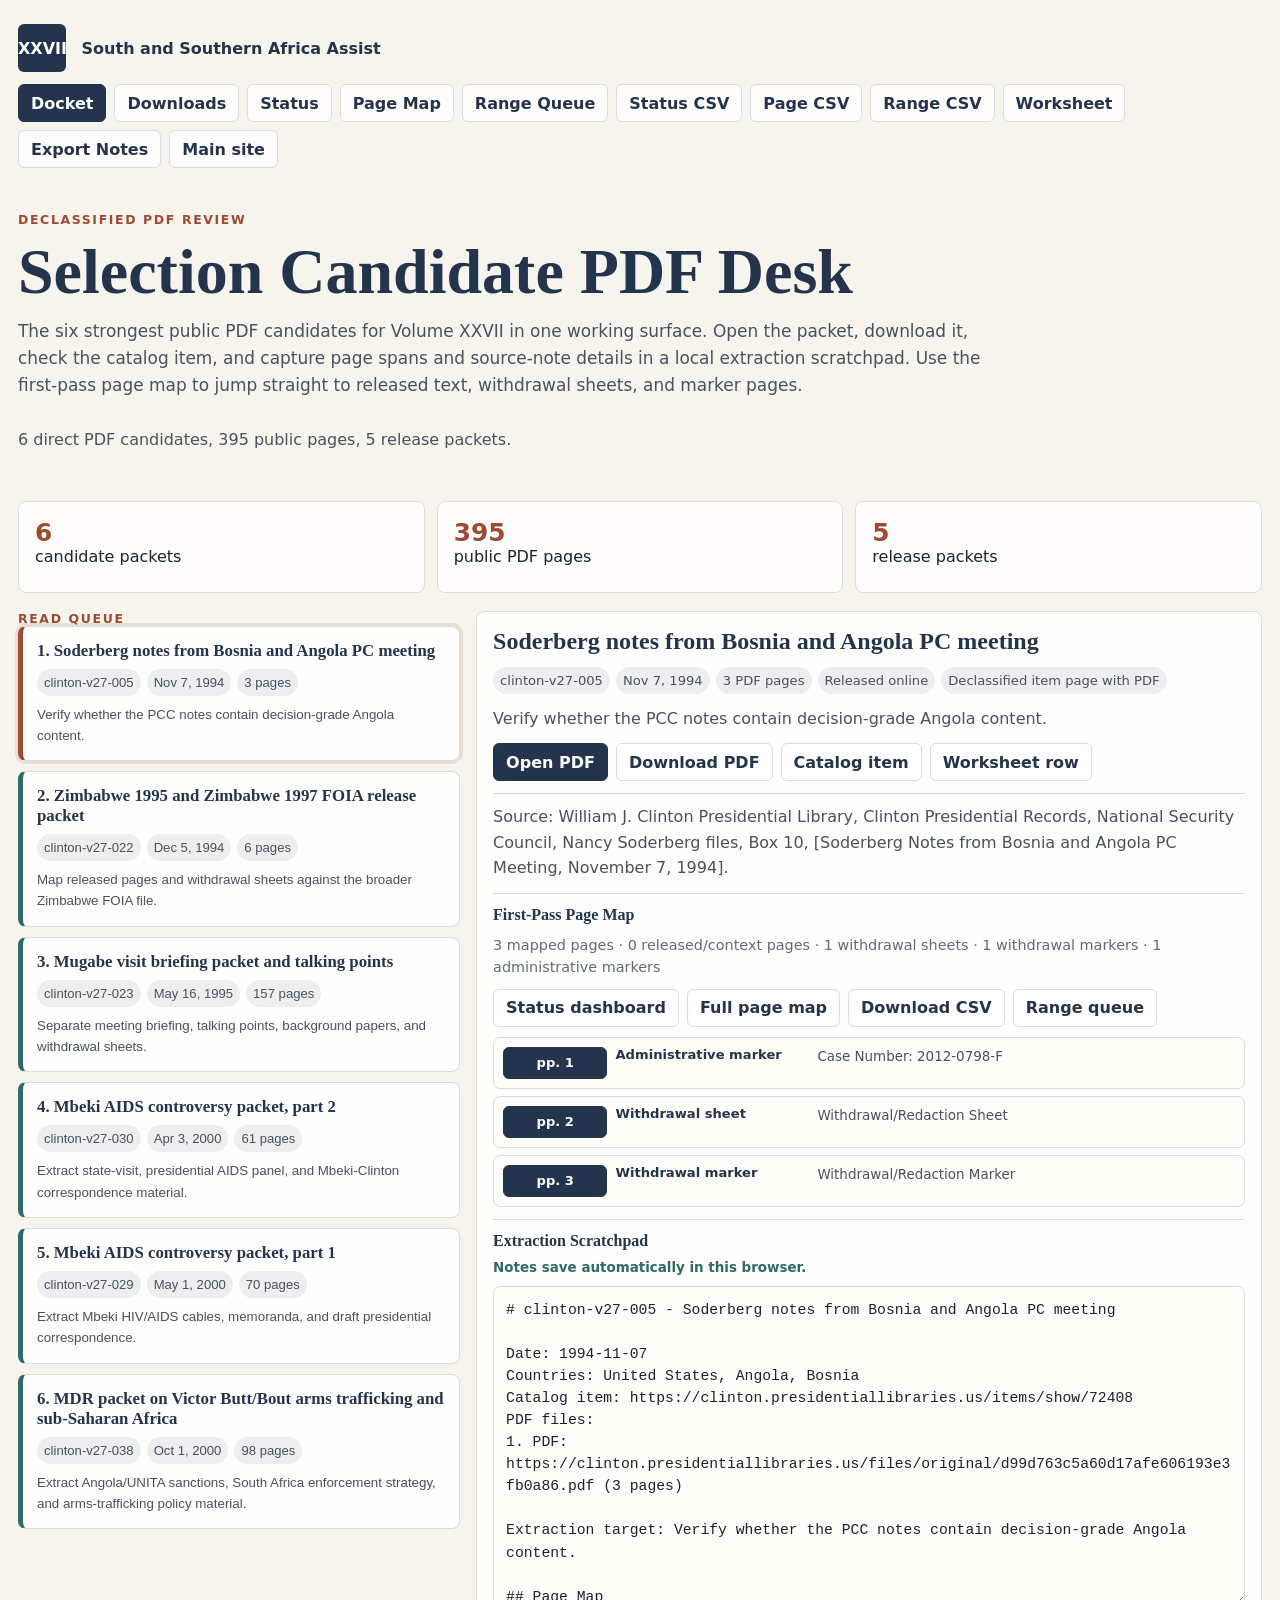
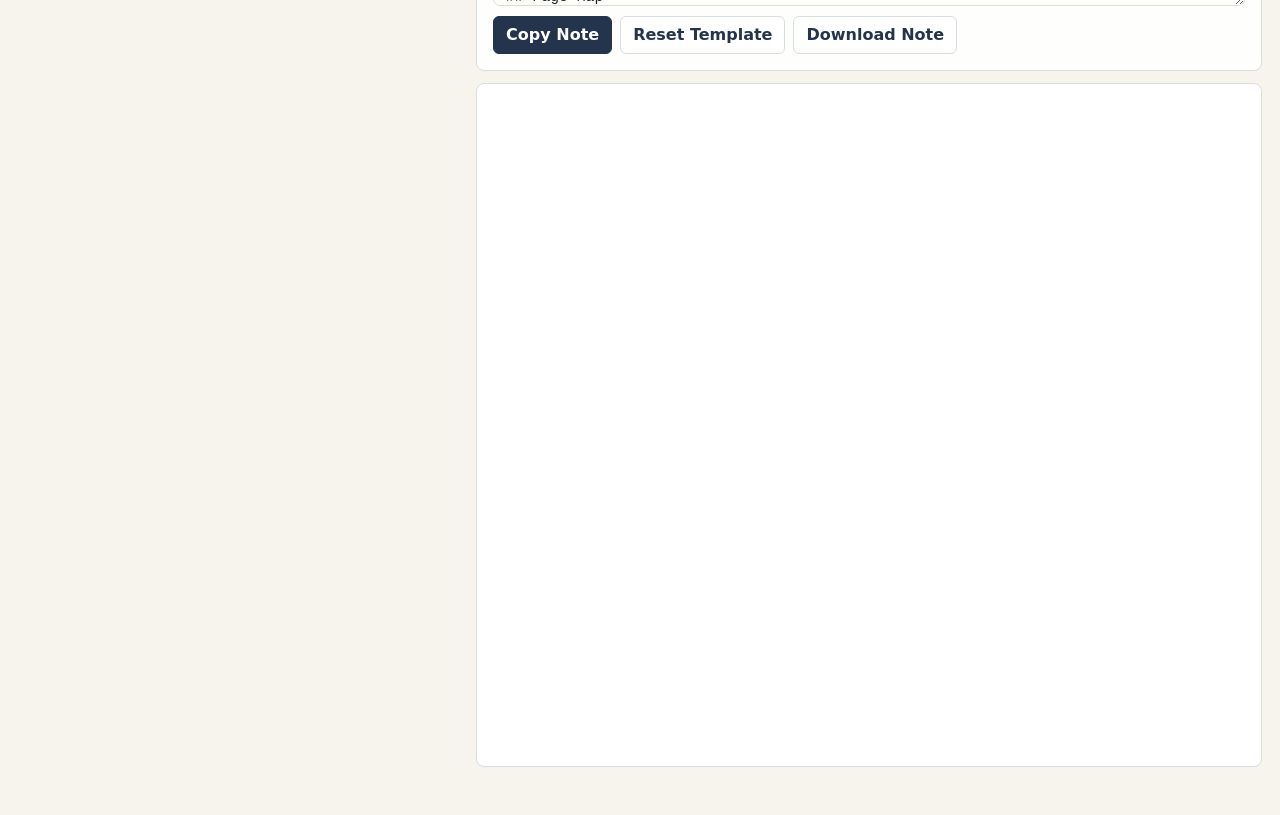
<file: pdfs/index.html>
<!DOCTYPE html>
<html lang="en">
  <head>
    <meta charset="UTF-8" />
    <meta name="viewport" content="width=device-width, initial-scale=1.0" />
    <title>PDF Review Desk - FRUS Volume XXVII South Africa; Southern Africa</title>
    <style>
      :root {
        --ink: #172331;
        --muted: #5f6b76;
        --navy: #24344c;
        --teal: #2f6a66;
        --rust: #9d4b32;
        --line: #d8dedc;
        --paper: #f7f4ee;
        --white: #ffffff;
      }

      * {
        box-sizing: border-box;
      }

      body {
        margin: 0;
        color: var(--ink);
        font-family:
          Inter, ui-sans-serif, system-ui, -apple-system, BlinkMacSystemFont, "Segoe UI", sans-serif;
        background: var(--paper);
      }

      a {
        color: var(--navy);
        font-weight: 850;
      }

      header,
      main {
        width: min(1320px, calc(100% - 36px));
        margin: 0 auto;
      }

      header {
        display: flex;
        flex-wrap: wrap;
        gap: 12px;
        align-items: center;
        justify-content: space-between;
        padding: 24px 0 18px;
      }

      .brand {
        text-decoration: none;
      }

      .brand span:first-child {
        display: inline-grid;
        width: 48px;
        height: 48px;
        margin-right: 10px;
        place-items: center;
        color: white;
        font-weight: 900;
        background: var(--navy);
        border-radius: 6px;
      }

      .actions,
      .candidate-actions,
      .reader-actions,
      .note-actions,
      .page-map-actions {
        display: flex;
        flex-wrap: wrap;
        gap: 8px;
      }

      .button,
      .reader-actions a,
      .candidate-actions a,
      .note-actions button,
      .page-map-actions a,
      .page-map-row button {
        display: inline-flex;
        align-items: center;
        min-height: 38px;
        padding: 8px 12px;
        color: var(--navy);
        font: inherit;
        font-weight: 850;
        text-decoration: none;
        background: rgba(255, 255, 255, 0.84);
        border: 1px solid var(--line);
        border-radius: 6px;
        cursor: pointer;
      }

      .button.primary,
      .reader-actions .primary,
      .candidate-actions .primary,
      .note-actions .primary,
      .page-map-row .primary {
        color: white;
        background: var(--navy);
        border-color: var(--navy);
      }

      .hero {
        display: grid;
        gap: 12px;
        padding: 26px 0 20px;
      }

      .kicker {
        margin: 0;
        color: var(--rust);
        font-size: 0.78rem;
        font-weight: 900;
        letter-spacing: 0.13em;
        text-transform: uppercase;
      }

      h1,
      h2,
      h3 {
        color: var(--navy);
        font-family: Georgia, "Times New Roman", serif;
      }

      h1 {
        max-width: 900px;
        margin: 0;
        font-size: clamp(2rem, 5vw, 4rem);
        line-height: 1.04;
      }

      .lede,
      .summary,
      .meta,
      .target,
      .source-note,
      .empty {
        color: #46525e;
        line-height: 1.6;
      }

      .lede {
        max-width: 980px;
        margin: 0;
        font-size: 1.06rem;
      }

      .stats {
        display: grid;
        grid-template-columns: repeat(3, minmax(0, 1fr));
        gap: 12px;
        margin: 12px 0 18px;
      }

      .stat {
        min-height: 92px;
        padding: 16px;
        background: rgba(255, 255, 255, 0.86);
        border: 1px solid var(--line);
        border-radius: 8px;
      }

      .stat strong {
        display: block;
        color: var(--rust);
        font-size: 1.55rem;
      }

      .review-layout {
        display: grid;
        grid-template-columns: minmax(320px, 0.9fr) minmax(0, 1.6fr);
        gap: 16px;
        padding-bottom: 48px;
      }

      .candidate-list,
      .reader {
        min-width: 0;
      }

      .candidate-list {
        display: grid;
        gap: 10px;
        align-content: start;
      }

      .candidate {
        display: grid;
        gap: 8px;
        width: 100%;
        padding: 14px;
        text-align: left;
        color: var(--ink);
        background: rgba(255, 255, 255, 0.9);
        border: 1px solid var(--line);
        border-left: 5px solid var(--teal);
        border-radius: 8px;
        cursor: pointer;
      }

      .candidate[aria-current="true"] {
        border-left-color: var(--rust);
        box-shadow: 0 0 0 3px rgba(157, 75, 50, 0.13);
      }

      .candidate h2 {
        margin: 0;
        font-size: 1.05rem;
      }

      .meta {
        display: flex;
        flex-wrap: wrap;
        gap: 6px;
        margin: 0;
        font-size: 0.82rem;
      }

      .meta span {
        padding: 3px 7px;
        background: rgba(36, 52, 76, 0.08);
        border-radius: 999px;
      }

      .target {
        margin: 0;
      }

      .reader {
        display: grid;
        gap: 12px;
        align-content: start;
      }

      .reader-panel {
        display: grid;
        gap: 12px;
        padding: 16px;
        background: rgba(255, 255, 255, 0.9);
        border: 1px solid var(--line);
        border-radius: 8px;
      }

      .reader-panel h2 {
        margin: 0;
      }

      .source-note {
        margin: 0;
        padding-top: 10px;
        border-top: 1px solid var(--line);
      }

      .page-map-panel {
        display: grid;
        gap: 10px;
        padding-top: 12px;
        border-top: 1px solid var(--line);
      }

      .page-map-panel h3 {
        margin: 0;
        font-size: 1rem;
      }

      .page-map-summary {
        margin: 0;
        color: var(--muted);
        font-size: 0.9rem;
        line-height: 1.55;
      }

      .page-map-rows {
        display: grid;
        gap: 7px;
      }

      .page-map-row {
        display: grid;
        grid-template-columns: minmax(82px, 0.35fr) minmax(150px, 0.65fr) minmax(0, 1.4fr);
        gap: 8px;
        align-items: start;
        padding: 9px;
        background: #fffdf8;
        border: 1px solid var(--line);
        border-radius: 7px;
      }

      .page-map-row button {
        justify-content: center;
        min-height: 32px;
        padding: 6px 8px;
        font-size: 0.82rem;
      }

      .page-map-role {
        color: var(--navy);
        font-size: 0.82rem;
        font-weight: 850;
      }

      .page-map-signal {
        margin: 0;
        color: #46525e;
        font-size: 0.84rem;
        line-height: 1.45;
      }

      .scratchpad {
        display: grid;
        gap: 10px;
        padding-top: 12px;
        border-top: 1px solid var(--line);
      }

      .scratchpad h3 {
        margin: 0;
        font-size: 1rem;
      }

      .scratchpad textarea {
        width: 100%;
        min-height: 320px;
        resize: vertical;
        padding: 12px;
        color: var(--ink);
        font:
          0.92rem/1.5 ui-monospace, SFMono-Regular, Menlo, Monaco, Consolas, "Liberation Mono",
          monospace;
        background: #fffdf8;
        border: 1px solid var(--line);
        border-radius: 7px;
      }

      .note-status {
        min-height: 1.2em;
        margin: 0;
        color: var(--teal);
        font-size: 0.84rem;
        font-weight: 850;
      }

      .pdf-frame {
        width: 100%;
        height: min(76vh, 820px);
        min-height: 560px;
        background: var(--white);
        border: 1px solid var(--line);
        border-radius: 8px;
      }

      .empty {
        padding: 18px;
        background: white;
        border: 1px solid var(--line);
        border-radius: 8px;
      }

      @media (max-width: 980px) {
        .stats,
        .review-layout {
          grid-template-columns: 1fr;
        }

        .pdf-frame {
          height: 640px;
          min-height: 480px;
        }

        .page-map-row {
          grid-template-columns: 1fr;
        }
      }
    </style>
  </head>
  <body>
    <header>
      <a class="brand" href="../">
        <span>XXVII</span>
        South and Southern Africa Assist
      </a>
      <nav class="actions" aria-label="PDF desk navigation">
        <a class="button primary" href="../docket/">Docket</a>
        <a class="button" href="../downloads/">Downloads</a>
        <a class="button" href="../reports/pdf-candidate-status.md">Status</a>
        <a class="button" href="../reports/pdf-page-map.md">Page Map</a>
        <a class="button" href="../reports/pdf-range-review.md">Range Queue</a>
        <a class="button" href="../data/pdf-candidate-status.csv">Status CSV</a>
        <a class="button" href="../data/pdf-page-map.csv">Page CSV</a>
        <a class="button" href="../data/pdf-range-review.csv">Range CSV</a>
        <a class="button" href="../reports/extraction-worksheet.md">Worksheet</a>
        <button id="export-notes" class="button" type="button">Export Notes</button>
        <a class="button" href="../">Main site</a>
      </nav>
    </header>

    <main>
      <section class="hero" aria-labelledby="title">
        <p class="kicker">Declassified PDF Review</p>
        <h1 id="title">Selection Candidate PDF Desk</h1>
        <p class="lede">
          The six strongest public PDF candidates for Volume XXVII in one working
          surface. Open the packet, download it, check the catalog item, and capture
          page spans and source-note details in a local extraction scratchpad. Use
          the first-pass page map to jump straight to released text, withdrawal
          sheets, and marker pages.
        </p>
        <p id="summary" class="summary" aria-live="polite">Loading PDF candidates...</p>
      </section>

      <section class="stats" aria-label="PDF candidate summary">
        <div class="stat">
          <strong id="candidate-count">0</strong>
          <span>candidate packets</span>
        </div>
        <div class="stat">
          <strong id="page-count">0</strong>
          <span>public PDF pages</span>
        </div>
        <div class="stat">
          <strong id="release-count">0</strong>
          <span>release packets</span>
        </div>
      </section>

      <section class="review-layout" aria-label="PDF review desk">
        <div>
          <p class="kicker">Read Queue</p>
          <div id="candidate-list" class="candidate-list" aria-live="polite"></div>
        </div>
        <div class="reader" aria-live="polite">
          <div id="reader-panel" class="reader-panel">
            <p class="empty">Select a candidate to load its PDF preview.</p>
          </div>
          <iframe id="pdf-frame" class="pdf-frame" title="Selected candidate PDF preview"></iframe>
        </div>
      </section>
    </main>

    <script>
      const listRoot = document.querySelector("#candidate-list");
      const readerPanel = document.querySelector("#reader-panel");
      const pdfFrame = document.querySelector("#pdf-frame");
      const summary = document.querySelector("#summary");
      const candidateCount = document.querySelector("#candidate-count");
      const pageCount = document.querySelector("#page-count");
      const releaseCount = document.querySelector("#release-count");
      const exportNotesButton = document.querySelector("#export-notes");

      let candidates = [];
      let selectedId = "";
      let pageMapRows = [];
      const notePrefix = "frus-v27-pdf-note-v1:";

      function formatDate(value) {
        if (!value) return "Date pending";
        const date = new Date(`${value}T00:00:00Z`);
        if (Number.isNaN(date.getTime())) return value;
        return new Intl.DateTimeFormat("en-US", {
          month: "short",
          day: "numeric",
          year: "numeric",
          timeZone: "UTC"
        }).format(date);
      }

      function recordPdfFiles(record) {
        const files = Array.isArray(record.pdfFiles) ? [...record.pdfFiles] : [];
        if (record.pdfUrl && !files.some((file) => file.url === record.pdfUrl)) {
          files.unshift({
            label: record.pdfLabel || "PDF",
            url: record.pdfUrl,
            pages: record.pageCount
          });
        }
        return files.filter((file) => file?.url);
      }

      function pageTotal(record) {
        return recordPdfFiles(record).reduce((sum, file) => sum + (Number(file.pages) || 0), 0);
      }

      function publishedSourceNote(record) {
        return record.frusSourceNote || record.sourceNote || "Source note pending.";
      }

      function extractionTarget(record) {
        const note = record.sourceNoteAddendum || record.subjectLine || "";
        if (/Soderberg/i.test(record.documentTitle || record.title)) {
          return "Verify whether the PCC notes contain decision-grade Angola content.";
        }
        if (/Zimbabwe 1995 and Zimbabwe 1997/i.test(record.documentTitle || "")) {
          return "Map released pages and withdrawal sheets against the broader Zimbabwe FOIA file.";
        }
        if (/Mugabe visit/i.test(record.documentTitle || "")) {
          return "Separate meeting briefing, talking points, background papers, and withdrawal sheets.";
        }
        if (/part 2/i.test(record.documentTitle || "") && /Mbeki/i.test(record.documentTitle || "")) {
          return "Extract state-visit, presidential AIDS panel, and Mbeki-Clinton correspondence material.";
        }
        if (/part 1/i.test(record.documentTitle || "") && /Mbeki/i.test(record.documentTitle || "")) {
          return "Extract Mbeki HIV/AIDS cables, memoranda, and draft presidential correspondence.";
        }
        if (/Bout|Butt/i.test(record.documentTitle || record.title)) {
          return "Extract Angola/UNITA sanctions, South Africa enforcement strategy, and arms-trafficking policy material.";
        }
        return note || "Extract page spans, markings, omitted-material notes, and selection rationale.";
      }

      function sortChronology(a, b) {
        return (
          (a.sortDate || a.date || "9999-12-31").localeCompare(b.sortDate || b.date || "9999-12-31") ||
          (a.title || "").localeCompare(b.title || "")
        );
      }

      function link(href, text, className = "") {
        const anchor = document.createElement("a");
        anchor.href = href;
        anchor.textContent = text;
        anchor.rel = "noreferrer";
        if (className) anchor.className = className;
        return anchor;
      }

      function parseCsvRows(text) {
        const rows = [];
        let row = [];
        let value = "";
        let inQuotes = false;

        for (let index = 0; index < text.length; index += 1) {
          const char = text[index];
          const next = text[index + 1];

          if (inQuotes) {
            if (char === '"' && next === '"') {
              value += '"';
              index += 1;
            } else if (char === '"') {
              inQuotes = false;
            } else {
              value += char;
            }
          } else if (char === '"') {
            inQuotes = true;
          } else if (char === ",") {
            row.push(value);
            value = "";
          } else if (char === "\n") {
            row.push(value);
            if (row.some((item) => item.length)) rows.push(row);
            row = [];
            value = "";
          } else if (char !== "\r") {
            value += char;
          }
        }

        row.push(value);
        if (row.some((item) => item.length)) rows.push(row);
        return rows;
      }

      function parsePageMap(text) {
        if (!text.trim()) return [];
        const rows = parseCsvRows(text);
        const header = rows.shift() || [];
        return rows.map((row) => {
          const entry = Object.fromEntries(header.map((key, index) => [key, row[index] || ""]));
          entry.pdf_page = Number(entry.pdf_page) || 0;
          entry.extracted_text_chars = Number(entry.extracted_text_chars) || 0;
          return entry;
        });
      }

      function pageMapFor(record) {
        return pageMapRows.filter((row) => row.record_id === record.id).sort((a, b) => a.pdf_page - b.pdf_page);
      }

      function pageMapRanges(record) {
        const rows = pageMapFor(record);
        const ranges = [];
        let current = null;

        for (const row of rows) {
          if (!current || current.role !== row.page_role) {
            current = {
              role: row.page_role,
              start: row.pdf_page,
              end: row.pdf_page,
              signal: row.page_signal,
              count: 1
            };
            ranges.push(current);
          } else {
            current.end = row.pdf_page;
            current.count += 1;
          }
        }

        return ranges.map((range) => ({
          ...range,
          pages: range.start === range.end ? `${range.start}` : `${range.start}-${range.end}`
        }));
      }

      function pageRoleLabel(role) {
        return (
          {
            administrative_marker: "Administrative marker",
            withdrawal_sheet: "Withdrawal sheet",
            withdrawal_marker: "Withdrawal marker",
            released_document_text: "Released document text",
            released_or_context_text: "Released/context text",
            blank_or_image_only: "Blank or image-only"
          }[role] || role.replaceAll("_", " ")
        );
      }

      function pageMapSummary(record) {
        const rows = pageMapFor(record);
        const counts = rows.reduce((memo, row) => {
          memo[row.page_role] = (memo[row.page_role] || 0) + 1;
          return memo;
        }, {});
        const released = (counts.released_document_text || 0) + (counts.released_or_context_text || 0);
        return [
          `${rows.length} mapped pages`,
          `${released} released/context pages`,
          `${counts.withdrawal_sheet || 0} withdrawal sheets`,
          `${counts.withdrawal_marker || 0} withdrawal markers`,
          `${counts.administrative_marker || 0} administrative markers`
        ].join(" · ");
      }

      function pageMapMarkdown(record) {
        const ranges = pageMapRanges(record);
        if (!ranges.length) return "|  |  |  |  |  |";
        return ranges
          .map((range) => `| ${range.pages} | ${pageRoleLabel(range.role)} | ${range.signal || "No text signal"} |  |  |`)
          .join("\n");
      }

      function noteKey(record) {
        return `${notePrefix}${record.id}`;
      }

      function pdfList(record) {
        return recordPdfFiles(record)
          .map((file, index) => `${index + 1}. ${file.label || "PDF"}: ${file.url}${file.pages ? ` (${file.pages} pages)` : ""}`)
          .join("\n");
      }

      function noteTemplate(record) {
        return [
          `# ${record.id} - ${record.documentTitle || record.title}`,
          "",
          `Date: ${record.date || record.sortDate || "Date pending"}`,
          `Countries: ${(record.countries || []).join(", ") || "Pending"}`,
          `Catalog item: ${record.catalogUrl || "Pending"}`,
          "PDF files:",
          pdfList(record) || "- Pending",
          "",
          `Extraction target: ${extractionTarget(record)}`,
          "",
          "## Page Map",
          "",
          "| PDF pages | Document boundary / title | Markings | Omitted material | Disposition |",
          "| --- | --- | --- | --- | --- |",
          pageMapMarkdown(record),
          "",
          "## Candidate Documents",
          "",
          "- ",
          "",
          "## Markings And Declassification",
          "",
          "- Original classification / handling:",
          "- Declassification stamps / exemptions:",
          "- Withdrawal sheets or excisions:",
          "",
          "## FRUS Selection Rationale",
          "",
          "- Policy significance:",
          "- Relationship to surrounding chronology:",
          "- Include / Context / Drop / Replacement search:",
          "",
          "## FRUS Source Note",
          "",
          publishedSourceNote(record),
          "",
          "## Annotation Hooks",
          "",
          "- People:",
          "- Organizations:",
          "- Related records:",
          "- Terms for index:"
        ].join("\n");
      }

      function currentNote(record) {
        try {
          return localStorage.getItem(noteKey(record)) || noteTemplate(record);
        } catch (error) {
          return noteTemplate(record);
        }
      }

      function saveNote(record, value) {
        try {
          localStorage.setItem(noteKey(record), value);
          return true;
        } catch (error) {
          return false;
        }
      }

      async function copyText(text) {
        if (navigator.clipboard?.writeText) {
          await navigator.clipboard.writeText(text);
          return;
        }
        const copyArea = document.createElement("textarea");
        copyArea.value = text;
        copyArea.style.position = "fixed";
        copyArea.style.left = "-9999px";
        document.body.append(copyArea);
        copyArea.select();
        document.execCommand("copy");
        copyArea.remove();
      }

      function downloadText(filename, text) {
        const blob = new Blob([text], { type: "text/markdown;charset=utf-8" });
        const url = URL.createObjectURL(blob);
        const anchor = document.createElement("a");
        anchor.href = url;
        anchor.download = filename;
        anchor.click();
        URL.revokeObjectURL(url);
      }

      function slug(value) {
        return String(value || "record")
          .toLowerCase()
          .replace(/&/g, "and")
          .replace(/[^a-z0-9]+/g, "-")
          .replace(/^-|-$/g, "");
      }

      function savedNotesMarkdown() {
        return candidates
          .map((record) => currentNote(record))
          .join("\n\n---\n\n");
      }

      function setStatus(node, text) {
        node.textContent = text;
        window.clearTimeout(Number(node.dataset.timeoutId || 0));
        node.dataset.timeoutId = window.setTimeout(() => {
          node.textContent = "Notes save automatically in this browser.";
        }, 1800);
      }

      function renderList() {
        listRoot.replaceChildren();

        for (const [index, record] of candidates.entries()) {
          const button = document.createElement("button");
          button.className = "candidate";
          button.type = "button";
          button.dataset.id = record.id;
          button.setAttribute("aria-current", record.id === selectedId ? "true" : "false");

          const heading = document.createElement("h2");
          heading.textContent = `${index + 1}. ${record.documentTitle || record.title}`;
          const meta = document.createElement("p");
          meta.className = "meta";
          for (const value of [
            record.id,
            formatDate(record.date),
            `${pageTotal(record)} pages`
          ].filter(Boolean)) {
            const span = document.createElement("span");
            span.textContent = value;
            meta.append(span);
          }
          const target = document.createElement("p");
          target.className = "target";
          target.textContent = extractionTarget(record);

          button.append(heading, meta, target);
          button.addEventListener("click", () => selectRecord(record.id));
          listRoot.append(button);
        }
      }

      function renderPageMap(record, primaryPdf) {
        const panel = document.createElement("section");
        panel.className = "page-map-panel";

        const heading = document.createElement("h3");
        heading.textContent = "First-Pass Page Map";

        const summaryText = document.createElement("p");
        summaryText.className = "page-map-summary";

        const actions = document.createElement("div");
        actions.className = "page-map-actions";
        actions.append(link("../reports/pdf-candidate-status.md", "Status dashboard"));
        actions.append(link("../reports/pdf-page-map.md", "Full page map"));
        actions.append(link("../data/pdf-page-map.csv", "Download CSV"));
        actions.append(link("../reports/pdf-range-review.md", "Range queue"));

        const ranges = pageMapRanges(record);
        if (!ranges.length) {
          summaryText.textContent = "No page-map rows were found for this record.";
          panel.append(heading, summaryText, actions);
          return panel;
        }

        summaryText.textContent = pageMapSummary(record);

        const rows = document.createElement("div");
        rows.className = "page-map-rows";
        for (const range of ranges) {
          const row = document.createElement("div");
          row.className = "page-map-row";

          const pageButton = document.createElement("button");
          pageButton.type = "button";
          pageButton.className = "primary";
          pageButton.textContent = `pp. ${range.pages}`;
          pageButton.addEventListener("click", () => {
            pdfFrame.src = primaryPdf?.url ? `${primaryPdf.url}#page=${range.start}` : "about:blank";
          });

          const role = document.createElement("span");
          role.className = "page-map-role";
          role.textContent = pageRoleLabel(range.role);

          const signal = document.createElement("p");
          signal.className = "page-map-signal";
          signal.textContent = range.signal || "No text signal";

          row.append(pageButton, role, signal);
          rows.append(row);
        }

        panel.append(heading, summaryText, actions, rows);
        return panel;
      }

      function renderReader(record) {
        const files = recordPdfFiles(record);
        const primaryPdf = files[0];
        readerPanel.replaceChildren();

        const heading = document.createElement("h2");
        heading.textContent = record.documentTitle || record.title;
        const meta = document.createElement("p");
        meta.className = "meta";
        for (const value of [
          record.id,
          formatDate(record.date),
          `${pageTotal(record)} PDF pages`,
          record.releaseStatus,
          record.declassificationStatus
        ].filter(Boolean)) {
          const span = document.createElement("span");
          span.textContent = value;
          meta.append(span);
        }
        const target = document.createElement("p");
        target.className = "target";
        target.textContent = extractionTarget(record);

        const actions = document.createElement("div");
        actions.className = "reader-actions";
        if (primaryPdf) {
          actions.append(link(primaryPdf.url, "Open PDF", "primary"));
          const download = link(primaryPdf.url, "Download PDF");
          download.setAttribute("download", "");
          actions.append(download);
        }
        if (record.catalogUrl) actions.append(link(record.catalogUrl, "Catalog item"));
        actions.append(link("../reports/extraction-worksheet.md", "Worksheet row"));

        const source = document.createElement("p");
        source.className = "source-note";
        source.textContent = publishedSourceNote(record);

        const pageMap = renderPageMap(record, primaryPdf);

        const scratchpad = document.createElement("section");
        scratchpad.className = "scratchpad";
        const scratchHeading = document.createElement("h3");
        scratchHeading.textContent = "Extraction Scratchpad";
        const noteStatus = document.createElement("p");
        noteStatus.className = "note-status";
        noteStatus.textContent = "Notes save automatically in this browser.";
        const noteArea = document.createElement("textarea");
        noteArea.value = currentNote(record);
        noteArea.setAttribute("aria-label", `Extraction notes for ${record.id}`);
        noteArea.addEventListener("input", () => {
          setStatus(noteStatus, saveNote(record, noteArea.value) ? "Saved." : "Could not save locally.");
        });

        const noteActions = document.createElement("div");
        noteActions.className = "note-actions";
        const copyButton = document.createElement("button");
        copyButton.type = "button";
        copyButton.className = "primary";
        copyButton.textContent = "Copy Note";
        copyButton.addEventListener("click", async () => {
          await copyText(noteArea.value);
          setStatus(noteStatus, "Copied note.");
        });
        const resetButton = document.createElement("button");
        resetButton.type = "button";
        resetButton.textContent = "Reset Template";
        resetButton.addEventListener("click", () => {
          noteArea.value = noteTemplate(record);
          saveNote(record, noteArea.value);
          setStatus(noteStatus, "Template reset.");
        });
        const downloadButton = document.createElement("button");
        downloadButton.type = "button";
        downloadButton.textContent = "Download Note";
        downloadButton.addEventListener("click", () => {
          downloadText(`frus-v27-${record.id}-${slug(record.documentTitle || record.title)}-extraction.md`, noteArea.value);
          setStatus(noteStatus, "Downloaded note.");
        });
        noteActions.append(copyButton, resetButton, downloadButton);
        scratchpad.append(scratchHeading, noteStatus, noteArea, noteActions);

        readerPanel.append(heading, meta, target, actions, source, pageMap, scratchpad);
        pdfFrame.src = primaryPdf?.url || "about:blank";
      }

      function selectRecord(id) {
        selectedId = id;
        renderList();
        const record = candidates.find((candidate) => candidate.id === id);
        if (record) renderReader(record);
      }

      function render(records) {
        candidates = records
          .filter((record) => record.selectionDecision === "Include candidate" && recordPdfFiles(record).length)
          .sort(sortChronology);

        const totalPages = candidates.reduce((sum, record) => sum + pageTotal(record), 0);
        const releasePackets = candidates.filter((record) => record.type === "Release Packet").length;

        candidateCount.textContent = candidates.length.toString();
        pageCount.textContent = totalPages.toString();
        releaseCount.textContent = releasePackets.toString();
        summary.textContent = `${candidates.length} direct PDF candidates, ${totalPages} public pages, ${releasePackets} release packets.`;

        if (!candidates.length) {
          listRoot.innerHTML = '<p class="empty">No include candidates with PDFs found.</p>';
          return;
        }

        selectedId = candidates[0].id;
        renderList();
        renderReader(candidates[0]);
      }

      exportNotesButton.addEventListener("click", () => {
        if (!candidates.length) return;
        downloadText("frus-v27-selection-candidate-extraction-notes.md", savedNotesMarkdown());
      });

      Promise.all([
        fetch("../data/records.json", { cache: "no-store" }).then((response) => {
          if (!response.ok) throw new Error(`Could not load records: ${response.status}`);
          return response.json();
        }),
        fetch("../data/pdf-page-map.csv", { cache: "no-store" })
          .then((response) => (response.ok ? response.text() : ""))
          .catch(() => "")
      ])
        .then(([records, pageMapText]) => {
          pageMapRows = parsePageMap(pageMapText);
          render(records);
        })
        .catch((error) => {
          summary.textContent = "";
          listRoot.innerHTML = `<p class="empty">${error.message}</p>`;
        });
    </script>
  </body>
</html>
</file>
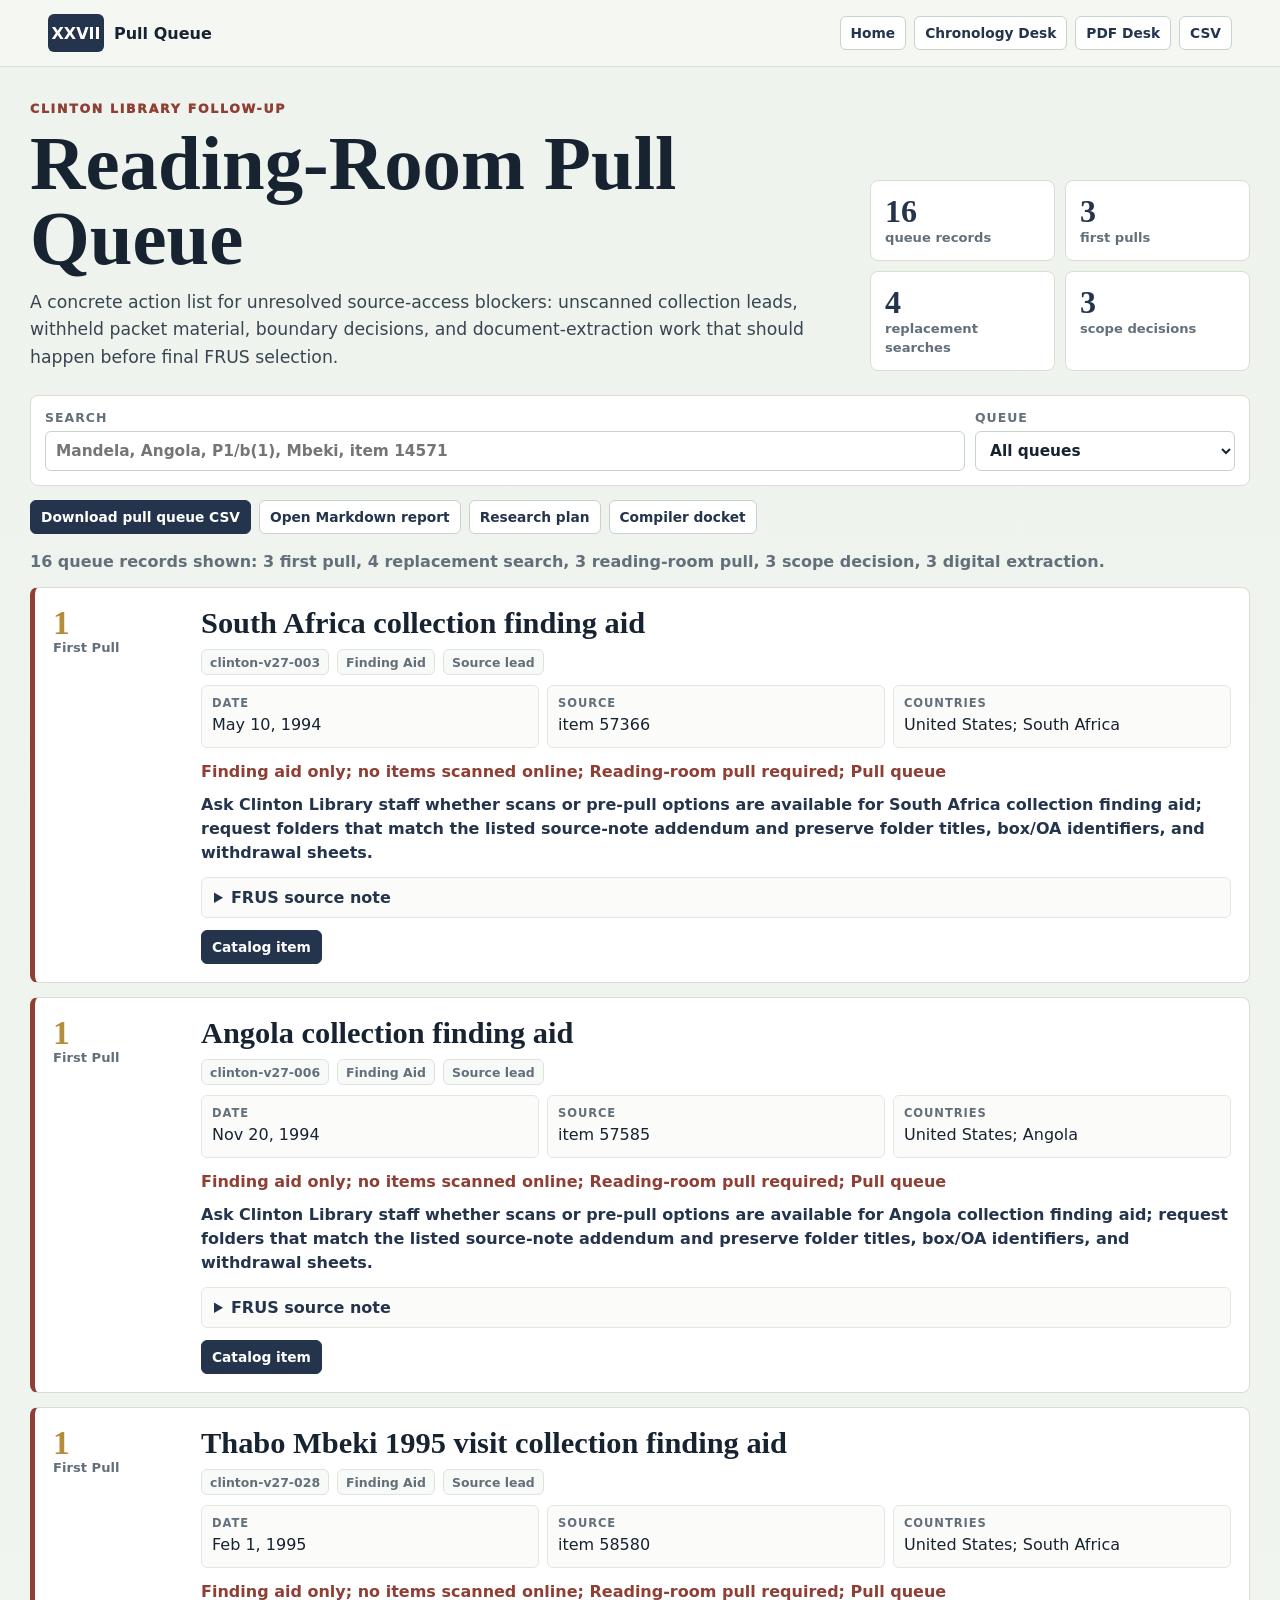
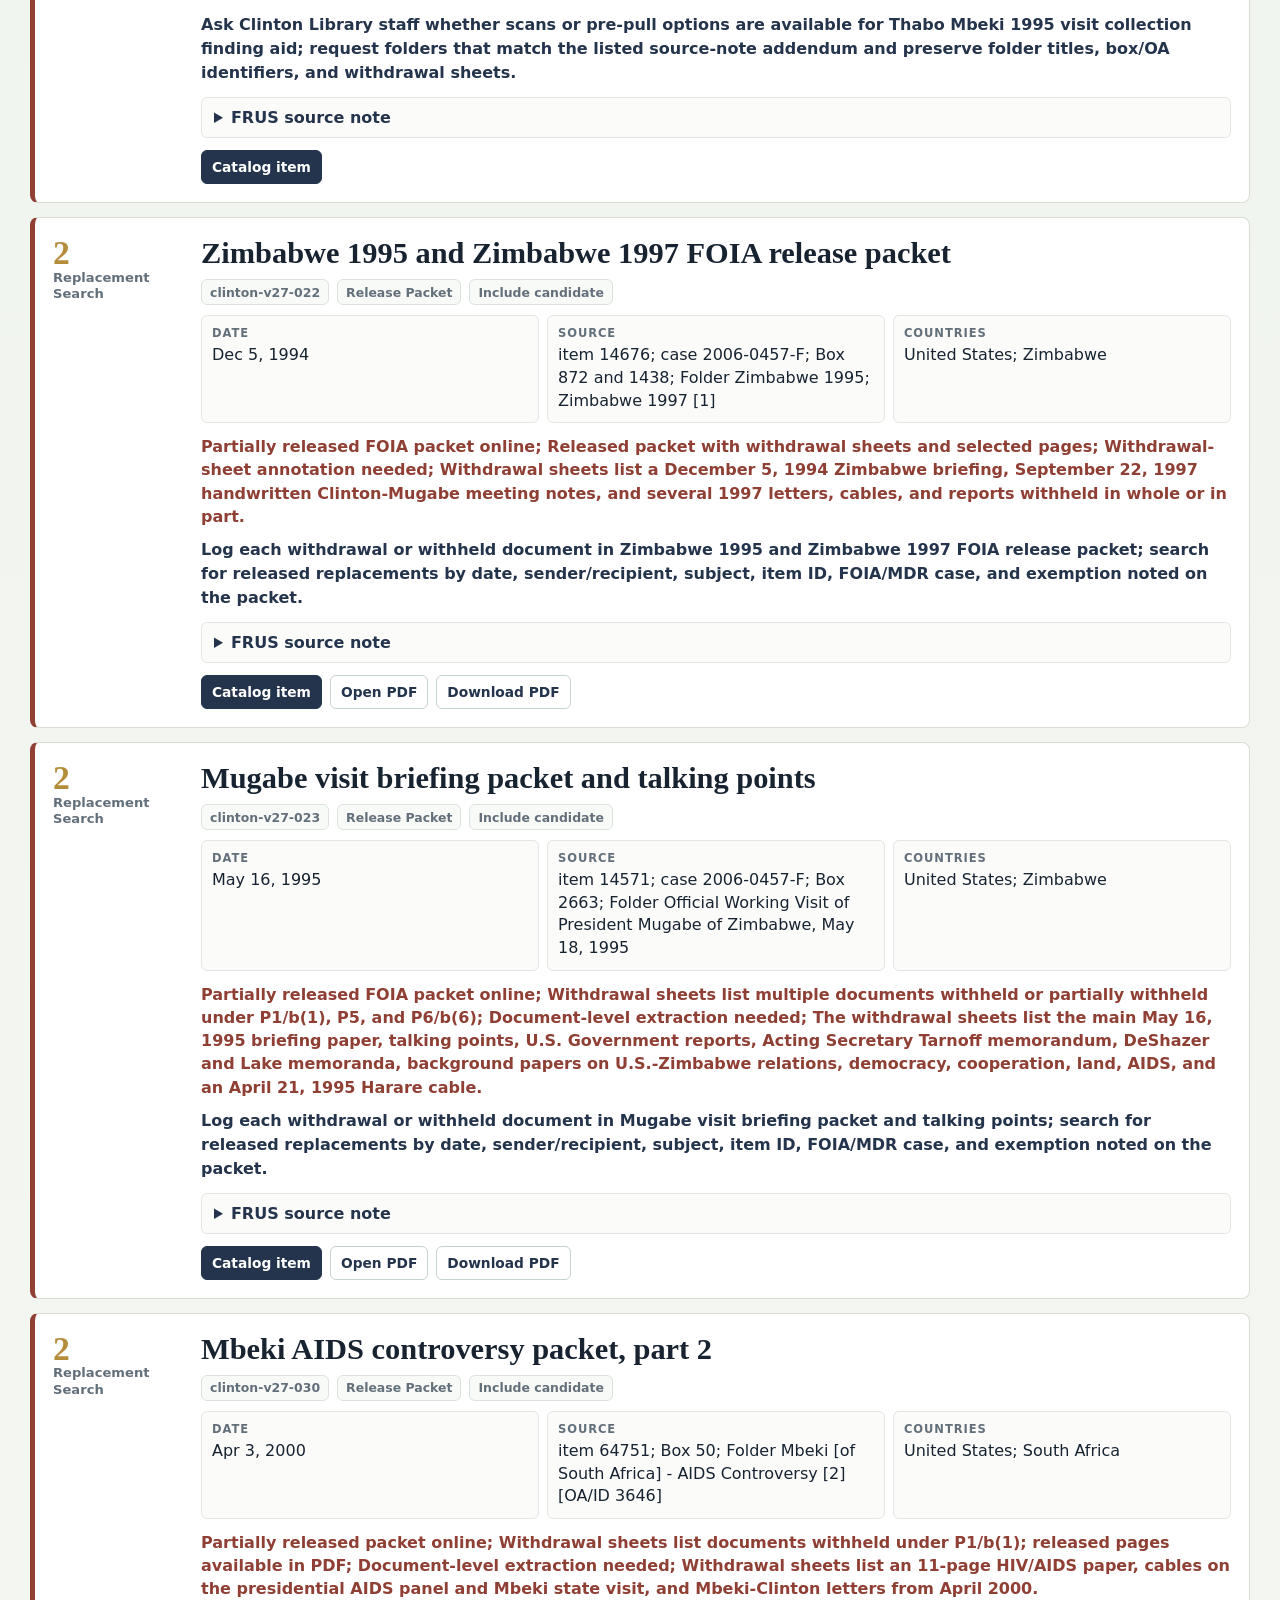
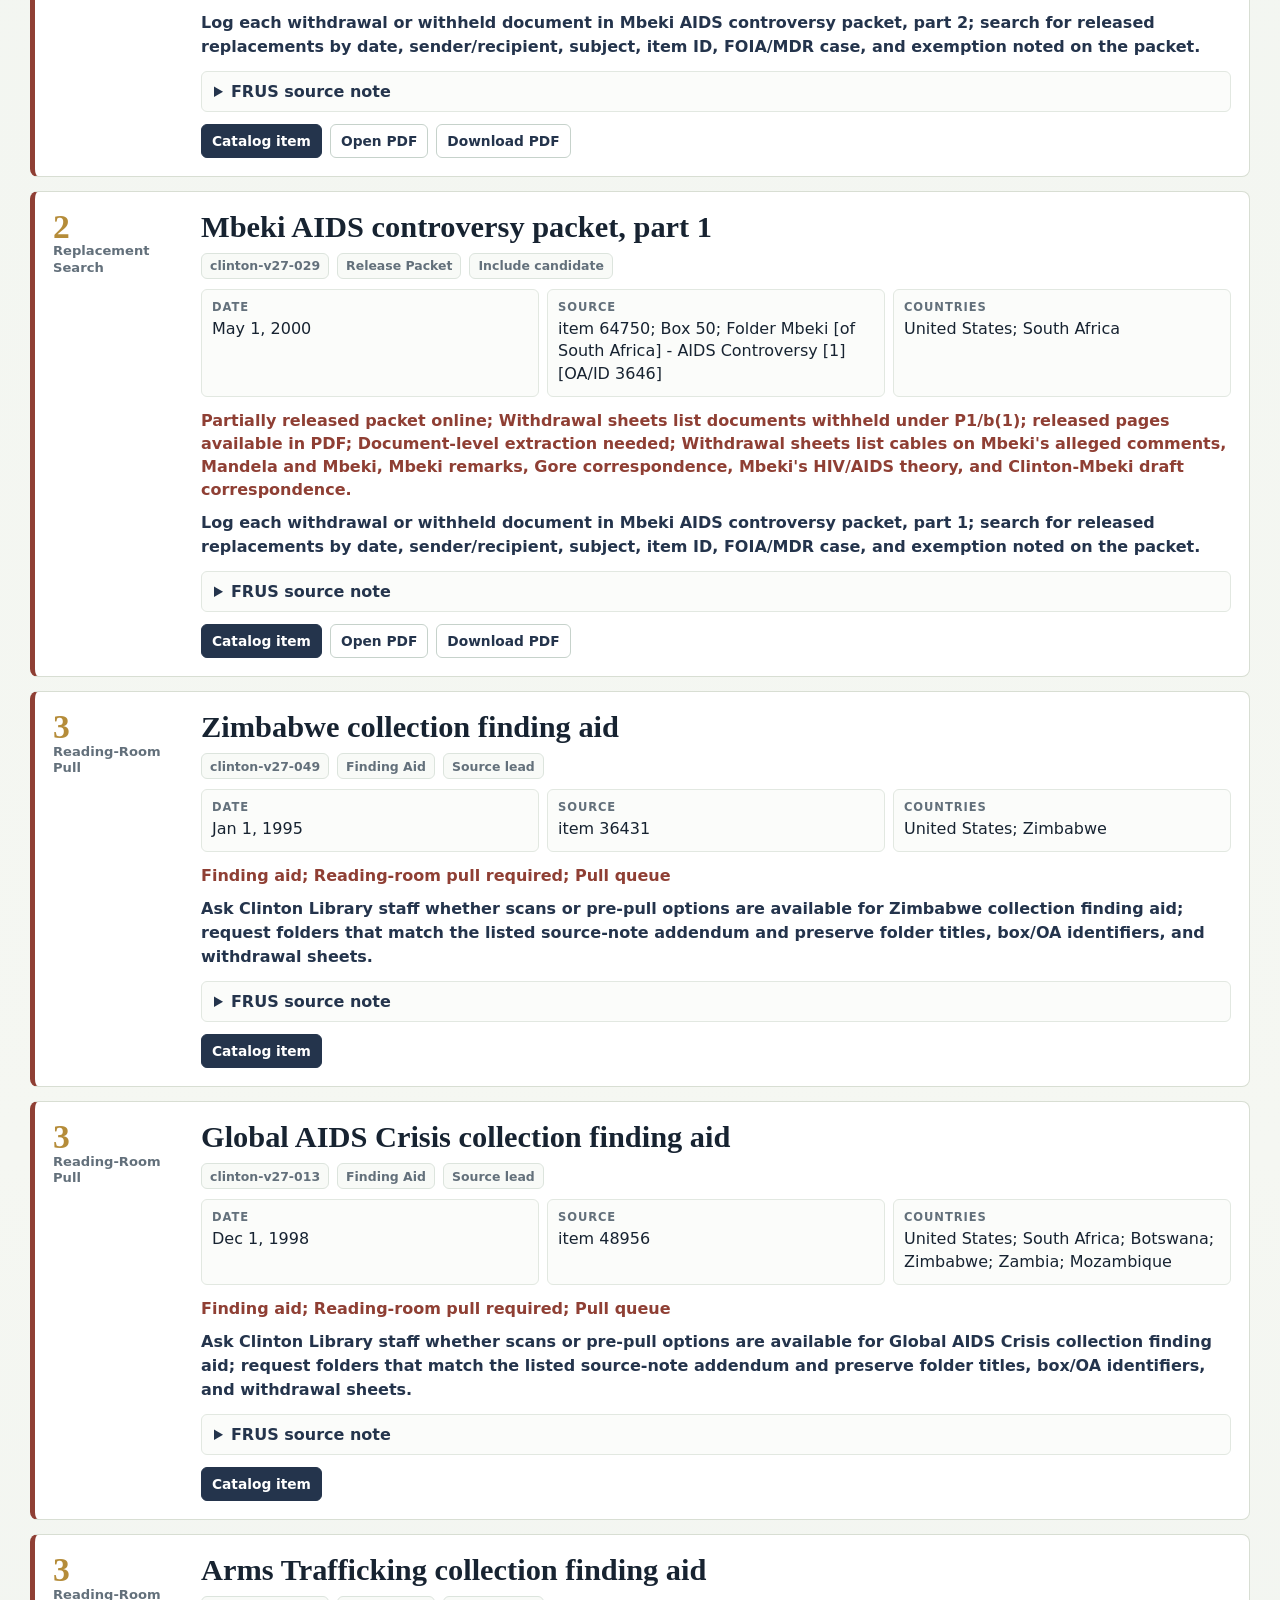
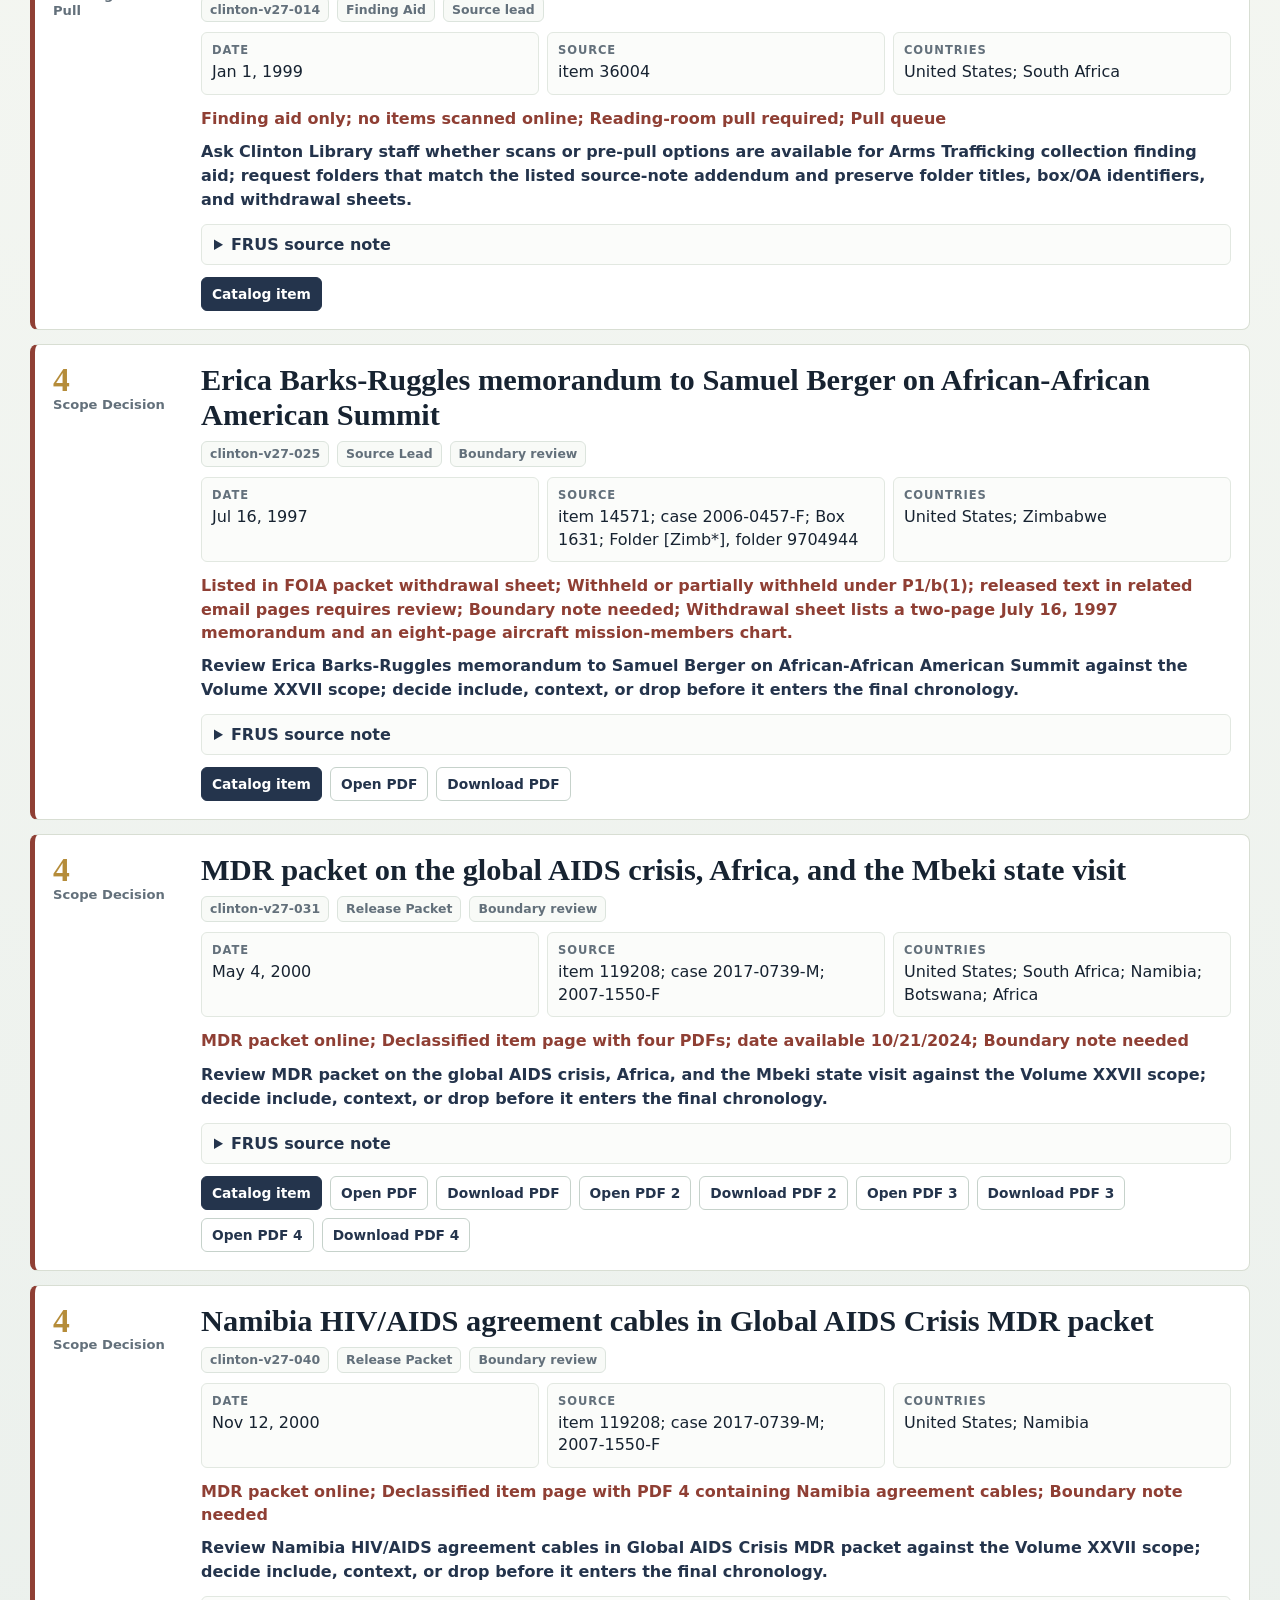
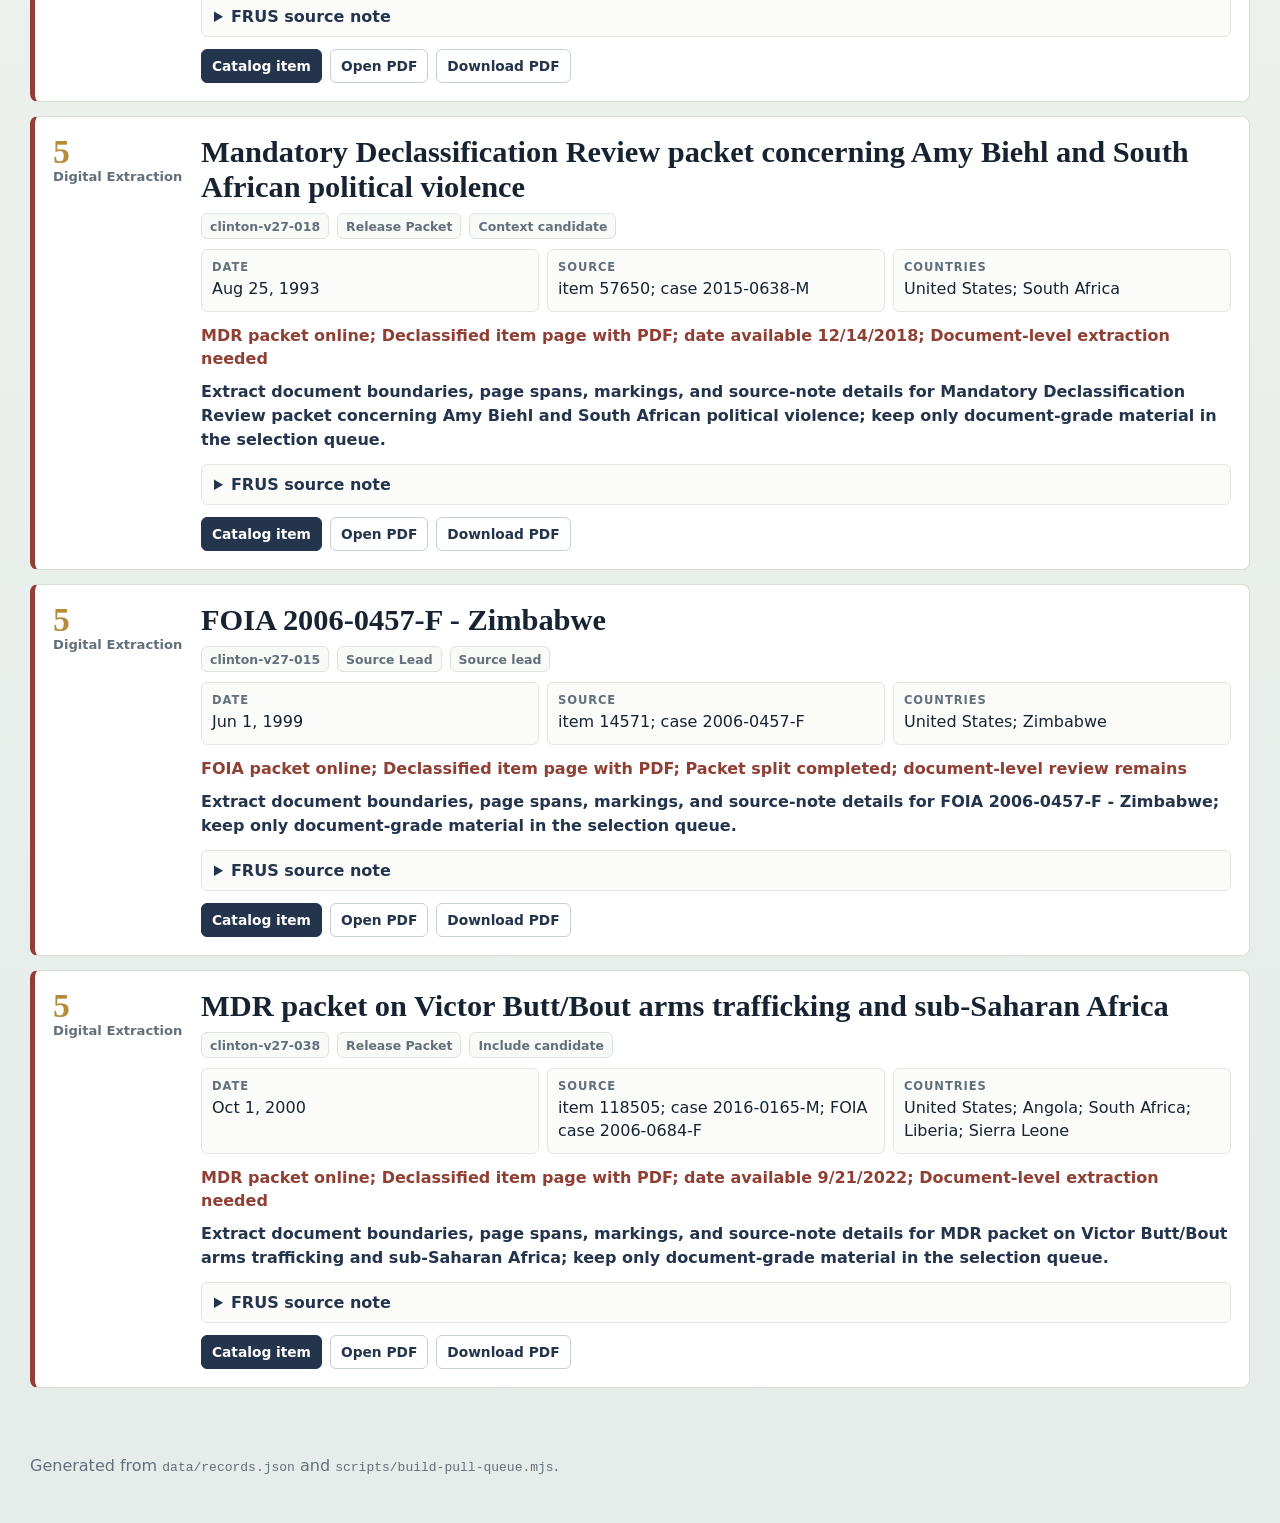
<file: pulls/index.html>
<!DOCTYPE html>
<html lang="en">
  <head>
    <meta charset="UTF-8" />
    <meta name="viewport" content="width=device-width, initial-scale=1.0" />
    <title>FRUS Volume XXVII Reading-Room Pull Queue</title>
    <meta name="description" content="Action queue for Clinton Library pulls, replacement searches, and document-extraction blockers for FRUS Volume XXVII." />
    <style>
      :root {
        color-scheme: light;
        --ink: #172331;
        --muted: #63707b;
        --paper: #f5f7f2;
        --panel: #ffffff;
        --line: #d8ded3;
        --navy: #24344c;
        --rust: #8f3f34;
        --teal: #2f6a66;
        --gold: #b58c39;
        font-family: Inter, ui-sans-serif, system-ui, -apple-system, BlinkMacSystemFont, "Segoe UI", sans-serif;
      }
      * { box-sizing: border-box; }
      body { margin: 0; color: var(--ink); background: linear-gradient(180deg, #eef3ee 0%, var(--paper) 55%, #e5ece9 100%); }
      a { color: inherit; }
      .site-header {
        position: sticky;
        top: 0;
        z-index: 10;
        display: flex;
        align-items: center;
        justify-content: space-between;
        gap: 18px;
        padding: 14px clamp(18px, 4vw, 48px);
        background: rgba(245, 247, 242, 0.96);
        border-bottom: 1px solid var(--line);
        backdrop-filter: blur(14px);
      }
      .brand { display: inline-flex; align-items: center; gap: 10px; color: var(--ink); font-weight: 900; text-decoration: none; }
      .brand-mark { display: grid; min-width: 56px; min-height: 38px; place-items: center; color: white; background: var(--navy); border-radius: 6px; }
      nav, .actions, .utility-row, .badges { display: flex; flex-wrap: wrap; gap: 8px; }
      nav { justify-content: flex-end; }
      nav a, .button {
        display: inline-flex;
        align-items: center;
        min-height: 34px;
        border: 1px solid #c6d2cb;
        border-radius: 6px;
        padding: 0 10px;
        color: var(--navy);
        background: #fff;
        font-size: 0.86rem;
        font-weight: 850;
        text-decoration: none;
      }
      .button.primary { color: white; border-color: var(--navy); background: var(--navy); }
      main { width: min(1220px, calc(100% - 32px)); margin: 0 auto; padding: 34px 0 52px; }
      .hero { display: grid; grid-template-columns: minmax(0, 1fr) minmax(260px, 380px); gap: 24px; align-items: end; margin-bottom: 24px; }
      .kicker { margin: 0 0 10px; color: var(--rust); font-size: 0.78rem; font-weight: 950; letter-spacing: 0.14em; text-transform: uppercase; }
      h1 { margin: 0 0 12px; font-family: Georgia, "Times New Roman", serif; font-size: clamp(2.4rem, 6vw, 5rem); line-height: 0.98; letter-spacing: 0; }
      h2 { margin: 0; font-family: Georgia, "Times New Roman", serif; font-size: clamp(1.32rem, 2.4vw, 1.9rem); letter-spacing: 0; }
      .lede { max-width: 820px; margin: 0; color: #384550; font-size: 1.08rem; line-height: 1.6; }
      .stats { display: grid; grid-template-columns: repeat(2, minmax(0, 1fr)); gap: 10px; }
      .stat { padding: 14px; border: 1px solid var(--line); border-radius: 8px; background: var(--panel); }
      .stat strong { display: block; color: var(--navy); font-family: Georgia, "Times New Roman", serif; font-size: 2rem; line-height: 1; }
      .stat span { color: var(--muted); font-size: 0.82rem; font-weight: 850; }
      .toolbar { display: grid; grid-template-columns: minmax(220px, 1fr) minmax(180px, 260px); gap: 10px; margin: 24px 0 14px; padding: 14px; border: 1px solid var(--line); border-radius: 8px; background: var(--panel); }
      label { display: grid; gap: 6px; color: var(--muted); font-size: 0.78rem; font-weight: 900; letter-spacing: 0.08em; text-transform: uppercase; }
      input, select { min-height: 40px; width: 100%; border: 1px solid #c6d2cb; border-radius: 6px; padding: 0 10px; color: var(--ink); background: #fff; font: inherit; font-size: 0.96rem; }
      .utility-row { margin-bottom: 18px; }
      .result-summary { color: var(--muted); font-weight: 850; }
      .queue-list { display: grid; gap: 14px; }
      .queue-card { display: grid; grid-template-columns: 132px minmax(0, 1fr); gap: 16px; padding: 18px; border: 1px solid var(--line); border-left: 5px solid var(--rust); border-radius: 8px; background: var(--panel); }
      .queue-priority span { display: block; color: var(--gold); font-family: Georgia, "Times New Roman", serif; font-size: 2.1rem; font-weight: 900; line-height: 1; }
      .queue-priority strong { display: block; color: var(--muted); font-size: 0.82rem; line-height: 1.25; }
      .queue-heading { display: grid; gap: 8px; margin-bottom: 10px; }
      .badges span { display: inline-flex; align-items: center; min-height: 26px; border: 1px solid #dce4dd; border-radius: 6px; padding: 0 8px; color: var(--muted); background: #f8faf7; font-size: 0.78rem; font-weight: 850; }
      dl { display: grid; grid-template-columns: repeat(3, minmax(0, 1fr)); gap: 8px; margin: 0 0 12px; }
      dl div, details { border: 1px solid #e2e8e1; border-radius: 6px; background: #fbfcfa; }
      dl div { padding: 10px; }
      dt { color: var(--muted); font-size: 0.72rem; font-weight: 900; letter-spacing: 0.08em; text-transform: uppercase; }
      dd { margin: 4px 0 0; line-height: 1.42; }
      .blocker { margin: 0 0 10px; color: var(--rust); font-weight: 900; line-height: 1.45; }
      .request { margin: 0 0 12px; color: var(--navy); font-weight: 850; line-height: 1.5; }
      details { margin-bottom: 12px; padding: 10px 12px; }
      summary { color: var(--navy); font-weight: 900; cursor: pointer; }
      details p { margin: 10px 0 0; color: #3f4a52; line-height: 1.52; }
      .empty { display: none; padding: 24px; border: 1px solid var(--line); border-radius: 8px; background: var(--panel); color: var(--muted); font-weight: 850; }
      footer { width: min(1220px, calc(100% - 32px)); margin: 0 auto; padding: 0 0 32px; color: var(--muted); }
      @media (max-width: 820px) {
        .site-header, .hero, .toolbar, .queue-card, dl { grid-template-columns: 1fr; }
        .site-header { align-items: flex-start; flex-direction: column; }
        nav { justify-content: flex-start; }
      }
    </style>
  </head>
  <body>
    <header class="site-header">
      <a class="brand" href="../" aria-label="Back to South and Southern Africa Assist">
        <span class="brand-mark">XXVII</span>
        <span>Pull Queue</span>
      </a>
      <nav aria-label="Pull queue navigation">
        <a href="../">Home</a>
        <a href="../chronology/">Chronology Desk</a>
        <a href="../pdfs/">PDF Desk</a>
        <a href="../data/reading-room-pull-queue.csv">CSV</a>
      </nav>
    </header>
    <main>
      <section class="hero" aria-labelledby="title">
        <div>
          <p class="kicker">Clinton Library Follow-Up</p>
          <h1 id="title">Reading-Room Pull Queue</h1>
          <p class="lede">
            A concrete action list for unresolved source-access blockers: unscanned collection leads, withheld packet material, boundary decisions, and document-extraction work that should happen before final FRUS selection.
          </p>
        </div>
        <div class="stats" aria-label="Queue counts">
          <div class="stat"><strong>16</strong><span>queue records</span></div>
          <div class="stat"><strong>3</strong><span>first pulls</span></div>
          <div class="stat"><strong>4</strong><span>replacement searches</span></div>
          <div class="stat"><strong>3</strong><span>scope decisions</span></div>
        </div>
      </section>
      <section class="toolbar" aria-label="Pull queue filters">
        <label>
          Search
          <input id="search" type="search" placeholder="Mandela, Angola, P1/b(1), Mbeki, item 14571" />
        </label>
        <label>
          Queue
          <select id="group-filter">
            <option value="">All queues</option>
            <option value="First Pull">First Pull</option><option value="Replacement Search">Replacement Search</option><option value="Reading-Room Pull">Reading-Room Pull</option><option value="Scope Decision">Scope Decision</option><option value="Digital Extraction">Digital Extraction</option>
          </select>
        </label>
      </section>
      <div class="utility-row" aria-label="Pull queue downloads">
        <a class="button primary" href="../data/reading-room-pull-queue.csv">Download pull queue CSV</a>
        <a class="button" href="../reports/reading-room-pull-queue.md">Open Markdown report</a>
        <a class="button" href="../reports/clinton-library-research-plan.md">Research plan</a>
        <a class="button" href="../reports/compiler-docket.md">Compiler docket</a>
      </div>
      <p id="result-summary" class="result-summary">16 queue records shown: 3 first pull, 4 replacement search, 3 reading-room pull, 3 scope decision, 3 digital extraction.</p>
      <section class="queue-list" aria-label="Reading-room pull and replacement queue">

        <article class="queue-card" data-queue-card data-group="First Pull" data-search="1 first pull 1 clinton-v27-003 1994-05-10 may 10, 1994 source lead finding aid south africa collection finding aid united states; south africa item 57366 clinton digital library, finding aids - collection descriptions &amp; inventories, south africa - collection finding aid, item 57366 finding aid only; no items scanned online; reading-room pull required; pull queue ask clinton library staff whether scans or pre-pull options are available for south africa collection finding aid; request folders that match the listed source-note addendum and preserve folder titles, box/oa identifiers, and withdrawal sheets. https://clinton.presidentiallibraries.us/items/show/57366 source: william j. clinton presidential library, clinton presidential records, finding aids - collection descriptions &amp; inventories, south africa - collection finding aid. source: clinton digital library, finding aids - collection descriptions &amp; inventories, south africa - collection finding aid, item 57366. the item page states that no items in the collection have been scanned or made available online. first pull for mandela, f. w. de klerk, thabo mbeki, pik botha, non-racial democracy transition, and south african nuclear program files.">
          <div class="queue-priority">
            <span>1</span>
            <strong>First Pull</strong>
          </div>
          <div class="queue-main">
            <div class="queue-heading">
              <h2>South Africa collection finding aid</h2>
              <div class="badges">
                <span>clinton-v27-003</span>
                <span>Finding Aid</span>
                <span>Source lead</span>
              </div>
            </div>
            <dl>
              <div><dt>Date</dt><dd>May 10, 1994</dd></div>
              <div><dt>Source</dt><dd>item 57366</dd></div>
              <div><dt>Countries</dt><dd>United States; South Africa</dd></div>
            </dl>
            <p class="blocker">Finding aid only; no items scanned online; Reading-room pull required; Pull queue</p>
            <p class="request">Ask Clinton Library staff whether scans or pre-pull options are available for South Africa collection finding aid; request folders that match the listed source-note addendum and preserve folder titles, box/OA identifiers, and withdrawal sheets.</p>
            <details>
              <summary>FRUS source note</summary>
              <p>Source: William J. Clinton Presidential Library, Clinton Presidential Records, Finding Aids - Collection Descriptions &amp; Inventories, South Africa - Collection Finding Aid.</p>
              <p><strong>Compiler note:</strong> First pull for Mandela, F. W. de Klerk, Thabo Mbeki, Pik Botha, non-racial democracy transition, and South African nuclear program files.</p>
            </details>
            <div class="actions">
              <a class="button primary" href="https://clinton.presidentiallibraries.us/items/show/57366" rel="noreferrer">Catalog item</a>

            </div>
          </div>
        </article>

        <article class="queue-card" data-queue-card data-group="First Pull" data-search="2 first pull 1 clinton-v27-006 1994-11-20 nov 20, 1994 source lead finding aid angola collection finding aid united states; angola item 57585 clinton digital library, finding aids - collection descriptions &amp; inventories, angola - collection finding aid, item 57585 finding aid only; no items scanned online; reading-room pull required; pull queue ask clinton library staff whether scans or pre-pull options are available for angola collection finding aid; request folders that match the listed source-note addendum and preserve folder titles, box/oa identifiers, and withdrawal sheets. https://clinton.presidentiallibraries.us/items/show/57585 source: william j. clinton presidential library, clinton presidential records, finding aids - collection descriptions &amp; inventories, angola - collection finding aid. source: clinton digital library, finding aids - collection descriptions &amp; inventories, angola - collection finding aid, item 57585. the item page describes correspondence, memoranda, reports, and emails from nsc african affairs and states that no items in the collection have been scanned online. first pull for lusaka protocol, unita sanctions, dos santos, savimbi, unavem/monua, and nsc african affairs files.">
          <div class="queue-priority">
            <span>1</span>
            <strong>First Pull</strong>
          </div>
          <div class="queue-main">
            <div class="queue-heading">
              <h2>Angola collection finding aid</h2>
              <div class="badges">
                <span>clinton-v27-006</span>
                <span>Finding Aid</span>
                <span>Source lead</span>
              </div>
            </div>
            <dl>
              <div><dt>Date</dt><dd>Nov 20, 1994</dd></div>
              <div><dt>Source</dt><dd>item 57585</dd></div>
              <div><dt>Countries</dt><dd>United States; Angola</dd></div>
            </dl>
            <p class="blocker">Finding aid only; no items scanned online; Reading-room pull required; Pull queue</p>
            <p class="request">Ask Clinton Library staff whether scans or pre-pull options are available for Angola collection finding aid; request folders that match the listed source-note addendum and preserve folder titles, box/OA identifiers, and withdrawal sheets.</p>
            <details>
              <summary>FRUS source note</summary>
              <p>Source: William J. Clinton Presidential Library, Clinton Presidential Records, Finding Aids - Collection Descriptions &amp; Inventories, Angola - Collection Finding Aid.</p>
              <p><strong>Compiler note:</strong> First pull for Lusaka Protocol, UNITA sanctions, Dos Santos, Savimbi, UNAVEM/MONUA, and NSC African Affairs files.</p>
            </details>
            <div class="actions">
              <a class="button primary" href="https://clinton.presidentiallibraries.us/items/show/57585" rel="noreferrer">Catalog item</a>

            </div>
          </div>
        </article>

        <article class="queue-card" data-queue-card data-group="First Pull" data-search="3 first pull 1 clinton-v27-028 1995-02-01 feb 1, 1995 source lead finding aid thabo mbeki 1995 visit collection finding aid united states; south africa item 58580 clinton digital library, finding aids - collection descriptions &amp; inventories, thabo mbeki&#39;s 1995 visit to the u.s. - collection finding aid, item 58580 finding aid only; no items scanned online; reading-room pull required; pull queue ask clinton library staff whether scans or pre-pull options are available for thabo mbeki 1995 visit collection finding aid; request folders that match the listed source-note addendum and preserve folder titles, box/oa identifiers, and withdrawal sheets. https://clinton.presidentiallibraries.us/items/show/58580 source: william j. clinton presidential library, clinton presidential records, finding aids - collection descriptions &amp; inventories, thabo mbeki&#39;s 1995 visit to the u.s. - collection finding aid. source: clinton digital library, finding aids - collection descriptions &amp; inventories, thabo mbeki&#39;s 1995 visit to the u.s. - collection finding aid, item 58580. the item page states that the collection contains briefing books, state department cables, emails, and policy papers about the gore-mbeki commission and that no items have been scanned online. onsite blocker: pull before relying on public mbeki visit speeches or aids files as substitutes for internal bilateral-policy records.">
          <div class="queue-priority">
            <span>1</span>
            <strong>First Pull</strong>
          </div>
          <div class="queue-main">
            <div class="queue-heading">
              <h2>Thabo Mbeki 1995 visit collection finding aid</h2>
              <div class="badges">
                <span>clinton-v27-028</span>
                <span>Finding Aid</span>
                <span>Source lead</span>
              </div>
            </div>
            <dl>
              <div><dt>Date</dt><dd>Feb 1, 1995</dd></div>
              <div><dt>Source</dt><dd>item 58580</dd></div>
              <div><dt>Countries</dt><dd>United States; South Africa</dd></div>
            </dl>
            <p class="blocker">Finding aid only; no items scanned online; Reading-room pull required; Pull queue</p>
            <p class="request">Ask Clinton Library staff whether scans or pre-pull options are available for Thabo Mbeki 1995 visit collection finding aid; request folders that match the listed source-note addendum and preserve folder titles, box/OA identifiers, and withdrawal sheets.</p>
            <details>
              <summary>FRUS source note</summary>
              <p>Source: William J. Clinton Presidential Library, Clinton Presidential Records, Finding Aids - Collection Descriptions &amp; Inventories, Thabo Mbeki's 1995 visit to the U.S. - Collection Finding Aid.</p>
              <p><strong>Compiler note:</strong> Onsite blocker: pull before relying on public Mbeki visit speeches or AIDS files as substitutes for internal bilateral-policy records.</p>
            </details>
            <div class="actions">
              <a class="button primary" href="https://clinton.presidentiallibraries.us/items/show/58580" rel="noreferrer">Catalog item</a>

            </div>
          </div>
        </article>

        <article class="queue-card" data-queue-card data-group="Replacement Search" data-search="4 replacement search 2 clinton-v27-022 1994-12-05 dec 5, 1994 include candidate release packet zimbabwe 1995 and zimbabwe 1997 foia release packet united states; zimbabwe item 14676; case 2006-0457-f; box 872 and 1438; folder zimbabwe 1995; zimbabwe 1997 [1] clinton digital library, previously restricted document release no. 5, national security council, african affairs, box 872 and 1438, folder zimbabwe 1995; zimbabwe 1997 [1], foia 2006-0457-f - zimbabwe, item 14676, case 2006-0457-f partially released foia packet online; released packet with withdrawal sheets and selected pages; withdrawal-sheet annotation needed; withdrawal sheets list a december 5, 1994 zimbabwe briefing, september 22, 1997 handwritten clinton-mugabe meeting notes, and several 1997 letters, cables, and reports withheld in whole or in part. log each withdrawal or withheld document in zimbabwe 1995 and zimbabwe 1997 foia release packet; search for released replacements by date, sender/recipient, subject, item id, foia/mdr case, and exemption noted on the packet. https://clinton.presidentiallibraries.us/items/show/14676 https://clinton.presidentiallibraries.us/files/original/df4bb9956a0cbbcb0c924a11c321abd7.pdf source: william j. clinton presidential library, clinton presidential records, national security council, african affairs, box 872 and 1438, zimbabwe 1995; zimbabwe 1997 [1], foia 2006-0457-f - zimbabwe. source: clinton digital library, previously restricted document release no. 5, foia 2006-0457-f - zimbabwe, item 14676, case 2006-0457-f. the online pdf is 6 pages and covers nsc african affairs folders zimbabwe 1995, oa/box 872, and zimbabwe 1997 [1], oa/box 1438. use as a document-level pull/control record for zimbabwe presidential correspondence and clinton-mugabe contact.">
          <div class="queue-priority">
            <span>2</span>
            <strong>Replacement Search</strong>
          </div>
          <div class="queue-main">
            <div class="queue-heading">
              <h2>Zimbabwe 1995 and Zimbabwe 1997 FOIA release packet</h2>
              <div class="badges">
                <span>clinton-v27-022</span>
                <span>Release Packet</span>
                <span>Include candidate</span>
              </div>
            </div>
            <dl>
              <div><dt>Date</dt><dd>Dec 5, 1994</dd></div>
              <div><dt>Source</dt><dd>item 14676; case 2006-0457-F; Box 872 and 1438; Folder Zimbabwe 1995; Zimbabwe 1997 [1]</dd></div>
              <div><dt>Countries</dt><dd>United States; Zimbabwe</dd></div>
            </dl>
            <p class="blocker">Partially released FOIA packet online; Released packet with withdrawal sheets and selected pages; Withdrawal-sheet annotation needed; Withdrawal sheets list a December 5, 1994 Zimbabwe briefing, September 22, 1997 handwritten Clinton-Mugabe meeting notes, and several 1997 letters, cables, and reports withheld in whole or in part.</p>
            <p class="request">Log each withdrawal or withheld document in Zimbabwe 1995 and Zimbabwe 1997 FOIA release packet; search for released replacements by date, sender/recipient, subject, item ID, FOIA/MDR case, and exemption noted on the packet.</p>
            <details>
              <summary>FRUS source note</summary>
              <p>Source: William J. Clinton Presidential Library, Clinton Presidential Records, National Security Council, African Affairs, Box 872 and 1438, Zimbabwe 1995; Zimbabwe 1997 [1], FOIA 2006-0457-F - Zimbabwe.</p>
              <p><strong>Compiler note:</strong> Use as a document-level pull/control record for Zimbabwe presidential correspondence and Clinton-Mugabe contact.</p>
            </details>
            <div class="actions">
              <a class="button primary" href="https://clinton.presidentiallibraries.us/items/show/14676" rel="noreferrer">Catalog item</a>
              <a class="button" href="https://clinton.presidentiallibraries.us/files/original/df4bb9956a0cbbcb0c924a11c321abd7.pdf" rel="noreferrer">Open PDF</a><a class="button" href="https://clinton.presidentiallibraries.us/files/original/df4bb9956a0cbbcb0c924a11c321abd7.pdf" download>Download PDF</a>
            </div>
          </div>
        </article>

        <article class="queue-card" data-queue-card data-group="Replacement Search" data-search="5 replacement search 2 clinton-v27-023 1995-05-16 may 16, 1995 include candidate release packet mugabe visit briefing packet and talking points united states; zimbabwe item 14571; case 2006-0457-f; box 2663; folder official working visit of president mugabe of zimbabwe, may 18, 1995 clinton digital library, declassified documents, clinton presidential records, national security council, african affairs, box 2663, folder official working visit of president mugabe of zimbabwe, may 18, 1995, foia 2006-0457-f - zimbabwe, item 14571, case 2006-0457-f partially released foia packet online; withdrawal sheets list multiple documents withheld or partially withheld under p1/b(1), p5, and p6/b(6); document-level extraction needed; the withdrawal sheets list the main may 16, 1995 briefing paper, talking points, u.s. government reports, acting secretary tarnoff memorandum, deshazer and lake memoranda, background papers on u.s.-zimbabwe relations, democracy, cooperation, land, aids, and an april 21, 1995 harare cable. log each withdrawal or withheld document in mugabe visit briefing packet and talking points; search for released replacements by date, sender/recipient, subject, item id, foia/mdr case, and exemption noted on the packet. https://clinton.presidentiallibraries.us/items/show/14571 https://clinton.presidentiallibraries.us/files/original/01e7249f204413bb4b0238dad64c408e.pdf source: william j. clinton presidential library, clinton presidential records, national security council, african affairs, box 2663, official working visit of president mugabe of zimbabwe, may 18, 1995, foia 2006-0457-f - zimbabwe. source: clinton digital library, declassified documents, foia 2006-0457-f - zimbabwe, item 14571, case 2006-0457-f, clinton presidential records, national security council, african affairs, oa/box 2663, official working visit of president mugabe of zimbabwe, may 18, 1995. the online pdf is 157 pages. high-value include candidate for zimbabwe policy; final promotion requires reading the released pages against the withdrawal sheets and locating any open replacements for withheld briefing material.">
          <div class="queue-priority">
            <span>2</span>
            <strong>Replacement Search</strong>
          </div>
          <div class="queue-main">
            <div class="queue-heading">
              <h2>Mugabe visit briefing packet and talking points</h2>
              <div class="badges">
                <span>clinton-v27-023</span>
                <span>Release Packet</span>
                <span>Include candidate</span>
              </div>
            </div>
            <dl>
              <div><dt>Date</dt><dd>May 16, 1995</dd></div>
              <div><dt>Source</dt><dd>item 14571; case 2006-0457-F; Box 2663; Folder Official Working Visit of President Mugabe of Zimbabwe, May 18, 1995</dd></div>
              <div><dt>Countries</dt><dd>United States; Zimbabwe</dd></div>
            </dl>
            <p class="blocker">Partially released FOIA packet online; Withdrawal sheets list multiple documents withheld or partially withheld under P1/b(1), P5, and P6/b(6); Document-level extraction needed; The withdrawal sheets list the main May 16, 1995 briefing paper, talking points, U.S. Government reports, Acting Secretary Tarnoff memorandum, DeShazer and Lake memoranda, background papers on U.S.-Zimbabwe relations, democracy, cooperation, land, AIDS, and an April 21, 1995 Harare cable.</p>
            <p class="request">Log each withdrawal or withheld document in Mugabe visit briefing packet and talking points; search for released replacements by date, sender/recipient, subject, item ID, FOIA/MDR case, and exemption noted on the packet.</p>
            <details>
              <summary>FRUS source note</summary>
              <p>Source: William J. Clinton Presidential Library, Clinton Presidential Records, National Security Council, African Affairs, Box 2663, Official Working Visit of President Mugabe of Zimbabwe, May 18, 1995, FOIA 2006-0457-F - Zimbabwe.</p>
              <p><strong>Compiler note:</strong> High-value include candidate for Zimbabwe policy; final promotion requires reading the released pages against the withdrawal sheets and locating any open replacements for withheld briefing material.</p>
            </details>
            <div class="actions">
              <a class="button primary" href="https://clinton.presidentiallibraries.us/items/show/14571" rel="noreferrer">Catalog item</a>
              <a class="button" href="https://clinton.presidentiallibraries.us/files/original/01e7249f204413bb4b0238dad64c408e.pdf" rel="noreferrer">Open PDF</a><a class="button" href="https://clinton.presidentiallibraries.us/files/original/01e7249f204413bb4b0238dad64c408e.pdf" download>Download PDF</a>
            </div>
          </div>
        </article>

        <article class="queue-card" data-queue-card data-group="Replacement Search" data-search="6 replacement search 2 clinton-v27-030 2000-04-03 apr 3, 2000 include candidate release packet mbeki aids controversy packet, part 2 united states; south africa item 64751; box 50; folder mbeki [of south africa] - aids controversy [2] [oa/id 3646] clinton digital library, national security council, nsc legal affairs office, box 50, folder mbeki [of south africa] - aids controversy [2] [oa/id 3646], mbeki [of south africa] - aids controversy [2] [oa/id 3646], item 64751 partially released packet online; withdrawal sheets list documents withheld under p1/b(1); released pages available in pdf; document-level extraction needed; withdrawal sheets list an 11-page hiv/aids paper, cables on the presidential aids panel and mbeki state visit, and mbeki-clinton letters from april 2000. log each withdrawal or withheld document in mbeki aids controversy packet, part 2; search for released replacements by date, sender/recipient, subject, item id, foia/mdr case, and exemption noted on the packet. https://clinton.presidentiallibraries.us/items/show/64751 https://clinton.presidentiallibraries.us/files/original/26093367de952b94c544f7abc15c6c62.pdf source: william j. clinton presidential library, clinton presidential records, national security council, nsc legal affairs office, box 50, mbeki [of south africa] - aids controversy [2] [oa/id 3646]. source: clinton digital library, national security council, nsc legal affairs office, box 50, mbeki [of south africa] - aids controversy [2] [oa/id 3646], item 64751, naid 54977305. the online pdf is 61 pages. high-value include candidate paired with item 64750; final record split should separate correspondence, state visit preparation, and aids-policy analysis.">
          <div class="queue-priority">
            <span>2</span>
            <strong>Replacement Search</strong>
          </div>
          <div class="queue-main">
            <div class="queue-heading">
              <h2>Mbeki AIDS controversy packet, part 2</h2>
              <div class="badges">
                <span>clinton-v27-030</span>
                <span>Release Packet</span>
                <span>Include candidate</span>
              </div>
            </div>
            <dl>
              <div><dt>Date</dt><dd>Apr 3, 2000</dd></div>
              <div><dt>Source</dt><dd>item 64751; Box 50; Folder Mbeki [of South Africa] - AIDS Controversy [2] [OA/ID 3646]</dd></div>
              <div><dt>Countries</dt><dd>United States; South Africa</dd></div>
            </dl>
            <p class="blocker">Partially released packet online; Withdrawal sheets list documents withheld under P1/b(1); released pages available in PDF; Document-level extraction needed; Withdrawal sheets list an 11-page HIV/AIDS paper, cables on the presidential AIDS panel and Mbeki state visit, and Mbeki-Clinton letters from April 2000.</p>
            <p class="request">Log each withdrawal or withheld document in Mbeki AIDS controversy packet, part 2; search for released replacements by date, sender/recipient, subject, item ID, FOIA/MDR case, and exemption noted on the packet.</p>
            <details>
              <summary>FRUS source note</summary>
              <p>Source: William J. Clinton Presidential Library, Clinton Presidential Records, National Security Council, NSC Legal Affairs Office, Box 50, Mbeki [of South Africa] - AIDS Controversy [2] [OA/ID 3646].</p>
              <p><strong>Compiler note:</strong> High-value include candidate paired with item 64750; final record split should separate correspondence, state visit preparation, and AIDS-policy analysis.</p>
            </details>
            <div class="actions">
              <a class="button primary" href="https://clinton.presidentiallibraries.us/items/show/64751" rel="noreferrer">Catalog item</a>
              <a class="button" href="https://clinton.presidentiallibraries.us/files/original/26093367de952b94c544f7abc15c6c62.pdf" rel="noreferrer">Open PDF</a><a class="button" href="https://clinton.presidentiallibraries.us/files/original/26093367de952b94c544f7abc15c6c62.pdf" download>Download PDF</a>
            </div>
          </div>
        </article>

        <article class="queue-card" data-queue-card data-group="Replacement Search" data-search="7 replacement search 2 clinton-v27-029 2000-05-01 may 1, 2000 include candidate release packet mbeki aids controversy packet, part 1 united states; south africa item 64750; box 50; folder mbeki [of south africa] - aids controversy [1] [oa/id 3646] clinton digital library, national security council, nsc legal affairs office, box 50, folder mbeki [of south africa] - aids controversy [1] [oa/id 3646], mbeki [of south africa] - aids controversy [1] [oa/id 3646], item 64750 partially released packet online; withdrawal sheets list documents withheld under p1/b(1); released pages available in pdf; document-level extraction needed; withdrawal sheets list cables on mbeki&#39;s alleged comments, mandela and mbeki, mbeki remarks, gore correspondence, mbeki&#39;s hiv/aids theory, and clinton-mbeki draft correspondence. log each withdrawal or withheld document in mbeki aids controversy packet, part 1; search for released replacements by date, sender/recipient, subject, item id, foia/mdr case, and exemption noted on the packet. https://clinton.presidentiallibraries.us/items/show/64750 https://clinton.presidentiallibraries.us/files/original/21a9567fcf0c1490aa2ebcf893468b16.pdf source: william j. clinton presidential library, clinton presidential records, national security council, nsc legal affairs office, box 50, mbeki [of south africa] - aids controversy [1] [oa/id 3646]. source: clinton digital library, national security council, nsc legal affairs office, box 50, mbeki [of south africa] - aids controversy [1] [oa/id 3646], item 64750, naid 54977304. the online pdf is 70 pages. high-value include candidate for the intersection of south africa bilateral relations and global aids policy; select document-level entries after page-span extraction.">
          <div class="queue-priority">
            <span>2</span>
            <strong>Replacement Search</strong>
          </div>
          <div class="queue-main">
            <div class="queue-heading">
              <h2>Mbeki AIDS controversy packet, part 1</h2>
              <div class="badges">
                <span>clinton-v27-029</span>
                <span>Release Packet</span>
                <span>Include candidate</span>
              </div>
            </div>
            <dl>
              <div><dt>Date</dt><dd>May 1, 2000</dd></div>
              <div><dt>Source</dt><dd>item 64750; Box 50; Folder Mbeki [of South Africa] - AIDS Controversy [1] [OA/ID 3646]</dd></div>
              <div><dt>Countries</dt><dd>United States; South Africa</dd></div>
            </dl>
            <p class="blocker">Partially released packet online; Withdrawal sheets list documents withheld under P1/b(1); released pages available in PDF; Document-level extraction needed; Withdrawal sheets list cables on Mbeki's alleged comments, Mandela and Mbeki, Mbeki remarks, Gore correspondence, Mbeki's HIV/AIDS theory, and Clinton-Mbeki draft correspondence.</p>
            <p class="request">Log each withdrawal or withheld document in Mbeki AIDS controversy packet, part 1; search for released replacements by date, sender/recipient, subject, item ID, FOIA/MDR case, and exemption noted on the packet.</p>
            <details>
              <summary>FRUS source note</summary>
              <p>Source: William J. Clinton Presidential Library, Clinton Presidential Records, National Security Council, NSC Legal Affairs Office, Box 50, Mbeki [of South Africa] - AIDS Controversy [1] [OA/ID 3646].</p>
              <p><strong>Compiler note:</strong> High-value include candidate for the intersection of South Africa bilateral relations and global AIDS policy; select document-level entries after page-span extraction.</p>
            </details>
            <div class="actions">
              <a class="button primary" href="https://clinton.presidentiallibraries.us/items/show/64750" rel="noreferrer">Catalog item</a>
              <a class="button" href="https://clinton.presidentiallibraries.us/files/original/21a9567fcf0c1490aa2ebcf893468b16.pdf" rel="noreferrer">Open PDF</a><a class="button" href="https://clinton.presidentiallibraries.us/files/original/21a9567fcf0c1490aa2ebcf893468b16.pdf" download>Download PDF</a>
            </div>
          </div>
        </article>

        <article class="queue-card" data-queue-card data-group="Reading-Room Pull" data-search="8 reading-room pull 3 clinton-v27-049 1995-01-01 jan 1, 1995 source lead finding aid zimbabwe collection finding aid united states; zimbabwe item 36431 clinton digital library, finding aids - collection descriptions &amp; inventories, zimbabwe - collection finding aid, item 36431 finding aid; reading-room pull required; pull queue ask clinton library staff whether scans or pre-pull options are available for zimbabwe collection finding aid; request folders that match the listed source-note addendum and preserve folder titles, box/oa identifiers, and withdrawal sheets. https://clinton.presidentiallibraries.us/items/show/36431 source: william j. clinton presidential library, clinton presidential records, finding aids - collection descriptions &amp; inventories, zimbabwe - collection finding aid. source: clinton digital library, finding aids - collection descriptions &amp; inventories, zimbabwe - collection finding aid, item 36431. the description identifies nsc records concerning zimbabwe from 1995 through 1997, high-level visits, the 1997 african-african american summit, and aid in the mid-1990s. use with foia 2006-0457-f splits to request any unscanned folder material not present in the online release packets.">
          <div class="queue-priority">
            <span>3</span>
            <strong>Reading-Room Pull</strong>
          </div>
          <div class="queue-main">
            <div class="queue-heading">
              <h2>Zimbabwe collection finding aid</h2>
              <div class="badges">
                <span>clinton-v27-049</span>
                <span>Finding Aid</span>
                <span>Source lead</span>
              </div>
            </div>
            <dl>
              <div><dt>Date</dt><dd>Jan 1, 1995</dd></div>
              <div><dt>Source</dt><dd>item 36431</dd></div>
              <div><dt>Countries</dt><dd>United States; Zimbabwe</dd></div>
            </dl>
            <p class="blocker">Finding aid; Reading-room pull required; Pull queue</p>
            <p class="request">Ask Clinton Library staff whether scans or pre-pull options are available for Zimbabwe collection finding aid; request folders that match the listed source-note addendum and preserve folder titles, box/OA identifiers, and withdrawal sheets.</p>
            <details>
              <summary>FRUS source note</summary>
              <p>Source: William J. Clinton Presidential Library, Clinton Presidential Records, Finding Aids - Collection Descriptions &amp; Inventories, Zimbabwe - Collection Finding Aid.</p>
              <p><strong>Compiler note:</strong> Use with FOIA 2006-0457-F splits to request any unscanned folder material not present in the online release packets.</p>
            </details>
            <div class="actions">
              <a class="button primary" href="https://clinton.presidentiallibraries.us/items/show/36431" rel="noreferrer">Catalog item</a>

            </div>
          </div>
        </article>

        <article class="queue-card" data-queue-card data-group="Reading-Room Pull" data-search="9 reading-room pull 3 clinton-v27-013 1998-12-01 dec 1, 1998 source lead finding aid global aids crisis collection finding aid united states; south africa; botswana; zimbabwe; zambia; mozambique item 48956 clinton digital library, finding aids - collection descriptions &amp; inventories, global aids crisis - collection finding aid, item 48956 finding aid; reading-room pull required; pull queue ask clinton library staff whether scans or pre-pull options are available for global aids crisis collection finding aid; request folders that match the listed source-note addendum and preserve folder titles, box/oa identifiers, and withdrawal sheets. https://clinton.presidentiallibraries.us/items/show/48956 source: william j. clinton presidential library, clinton presidential records, finding aids - collection descriptions &amp; inventories, global aids crisis - collection finding aid. source: clinton digital library, finding aids - collection descriptions &amp; inventories, global aids crisis - collection finding aid, item 48956. use for aids policy leads that connect southern african health diplomacy with broader global health files. boundary review required so volume xxvii does not absorb general global aids policy.">
          <div class="queue-priority">
            <span>3</span>
            <strong>Reading-Room Pull</strong>
          </div>
          <div class="queue-main">
            <div class="queue-heading">
              <h2>Global AIDS Crisis collection finding aid</h2>
              <div class="badges">
                <span>clinton-v27-013</span>
                <span>Finding Aid</span>
                <span>Source lead</span>
              </div>
            </div>
            <dl>
              <div><dt>Date</dt><dd>Dec 1, 1998</dd></div>
              <div><dt>Source</dt><dd>item 48956</dd></div>
              <div><dt>Countries</dt><dd>United States; South Africa; Botswana; Zimbabwe; Zambia; Mozambique</dd></div>
            </dl>
            <p class="blocker">Finding aid; Reading-room pull required; Pull queue</p>
            <p class="request">Ask Clinton Library staff whether scans or pre-pull options are available for Global AIDS Crisis collection finding aid; request folders that match the listed source-note addendum and preserve folder titles, box/OA identifiers, and withdrawal sheets.</p>
            <details>
              <summary>FRUS source note</summary>
              <p>Source: William J. Clinton Presidential Library, Clinton Presidential Records, Finding Aids - Collection Descriptions &amp; Inventories, Global AIDS Crisis - Collection Finding Aid.</p>
              <p><strong>Compiler note:</strong> Boundary review required so Volume XXVII does not absorb general global AIDS policy.</p>
            </details>
            <div class="actions">
              <a class="button primary" href="https://clinton.presidentiallibraries.us/items/show/48956" rel="noreferrer">Catalog item</a>

            </div>
          </div>
        </article>

        <article class="queue-card" data-queue-card data-group="Reading-Room Pull" data-search="10 reading-room pull 3 clinton-v27-014 1999-01-01 jan 1, 1999 source lead finding aid arms trafficking collection finding aid united states; south africa item 36004 clinton digital library, finding aids - collection descriptions &amp; inventories, arms trafficking - collection finding aid, item 36004 finding aid only; no items scanned online; reading-room pull required; pull queue ask clinton library staff whether scans or pre-pull options are available for arms trafficking collection finding aid; request folders that match the listed source-note addendum and preserve folder titles, box/oa identifiers, and withdrawal sheets. https://clinton.presidentiallibraries.us/items/show/36004 source: william j. clinton presidential library, clinton presidential records, finding aids - collection descriptions &amp; inventories, arms trafficking - collection finding aid. source: clinton digital library, finding aids - collection descriptions &amp; inventories, arms trafficking - collection finding aid, item 36004. the item page identifies cables and email on nsc travel to south africa and a meeting of the south african development commission; no items are scanned online. potential sadc/regional security lead; verify whether records concern sadc rather than the south african development commission wording on the item page.">
          <div class="queue-priority">
            <span>3</span>
            <strong>Reading-Room Pull</strong>
          </div>
          <div class="queue-main">
            <div class="queue-heading">
              <h2>Arms Trafficking collection finding aid</h2>
              <div class="badges">
                <span>clinton-v27-014</span>
                <span>Finding Aid</span>
                <span>Source lead</span>
              </div>
            </div>
            <dl>
              <div><dt>Date</dt><dd>Jan 1, 1999</dd></div>
              <div><dt>Source</dt><dd>item 36004</dd></div>
              <div><dt>Countries</dt><dd>United States; South Africa</dd></div>
            </dl>
            <p class="blocker">Finding aid only; no items scanned online; Reading-room pull required; Pull queue</p>
            <p class="request">Ask Clinton Library staff whether scans or pre-pull options are available for Arms Trafficking collection finding aid; request folders that match the listed source-note addendum and preserve folder titles, box/OA identifiers, and withdrawal sheets.</p>
            <details>
              <summary>FRUS source note</summary>
              <p>Source: William J. Clinton Presidential Library, Clinton Presidential Records, Finding Aids - Collection Descriptions &amp; Inventories, Arms Trafficking - Collection Finding Aid.</p>
              <p><strong>Compiler note:</strong> Potential SADC/regional security lead; verify whether records concern SADC rather than the South African Development Commission wording on the item page.</p>
            </details>
            <div class="actions">
              <a class="button primary" href="https://clinton.presidentiallibraries.us/items/show/36004" rel="noreferrer">Catalog item</a>

            </div>
          </div>
        </article>

        <article class="queue-card" data-queue-card data-group="Scope Decision" data-search="11 scope decision 4 clinton-v27-025 1997-07-16 jul 16, 1997 boundary review source lead erica barks-ruggles memorandum to samuel berger on african-african american summit united states; zimbabwe item 14571; case 2006-0457-f; box 1631; folder [zimb*], folder 9704944 clinton digital library, declassified documents, clinton presidential records, national security council, records management, box 1631, folder [zimb*], folder 9704944, erica barks-ruggles to samuel berger, re: update on african-african american summit, item 14571, case 2006-0457-f listed in foia packet withdrawal sheet; withheld or partially withheld under p1/b(1); released text in related email pages requires review; boundary note needed; withdrawal sheet lists a two-page july 16, 1997 memorandum and an eight-page aircraft mission-members chart. review erica barks-ruggles memorandum to samuel berger on african-african american summit against the volume xxvii scope; decide include, context, or drop before it enters the final chronology. https://clinton.presidentiallibraries.us/items/show/14571 https://clinton.presidentiallibraries.us/files/original/01e7249f204413bb4b0238dad64c408e.pdf source: william j. clinton presidential library, clinton presidential records, national security council, records management, box 1631, [zimb*], folder 9704944, erica barks-ruggles to samuel berger, re: update on african-african american summit. source: clinton digital library, declassified documents, foia 2006-0457-f - zimbabwe, item 14571, case 2006-0457-f, clinton presidential records, national security council, records management, oa/box 1631, [zimb*], folder 9704944, erica barks-ruggles to samuel berger, re: update on african-african american summit, july 16, 1997. boundary review required: include only if the summit records illuminate u.s. policy toward zimbabwe, sadc, or regional leadership rather than public liaison logistics alone.">
          <div class="queue-priority">
            <span>4</span>
            <strong>Scope Decision</strong>
          </div>
          <div class="queue-main">
            <div class="queue-heading">
              <h2>Erica Barks-Ruggles memorandum to Samuel Berger on African-African American Summit</h2>
              <div class="badges">
                <span>clinton-v27-025</span>
                <span>Source Lead</span>
                <span>Boundary review</span>
              </div>
            </div>
            <dl>
              <div><dt>Date</dt><dd>Jul 16, 1997</dd></div>
              <div><dt>Source</dt><dd>item 14571; case 2006-0457-F; Box 1631; Folder [Zimb*], folder 9704944</dd></div>
              <div><dt>Countries</dt><dd>United States; Zimbabwe</dd></div>
            </dl>
            <p class="blocker">Listed in FOIA packet withdrawal sheet; Withheld or partially withheld under P1/b(1); released text in related email pages requires review; Boundary note needed; Withdrawal sheet lists a two-page July 16, 1997 memorandum and an eight-page aircraft mission-members chart.</p>
            <p class="request">Review Erica Barks-Ruggles memorandum to Samuel Berger on African-African American Summit against the Volume XXVII scope; decide include, context, or drop before it enters the final chronology.</p>
            <details>
              <summary>FRUS source note</summary>
              <p>Source: William J. Clinton Presidential Library, Clinton Presidential Records, National Security Council, Records Management, Box 1631, [Zimb*], folder 9704944, Erica Barks-Ruggles to Samuel Berger, re: Update on African-African American Summit.</p>
              <p><strong>Compiler note:</strong> Boundary review required: include only if the summit records illuminate U.S. policy toward Zimbabwe, SADC, or regional leadership rather than public liaison logistics alone.</p>
            </details>
            <div class="actions">
              <a class="button primary" href="https://clinton.presidentiallibraries.us/items/show/14571" rel="noreferrer">Catalog item</a>
              <a class="button" href="https://clinton.presidentiallibraries.us/files/original/01e7249f204413bb4b0238dad64c408e.pdf" rel="noreferrer">Open PDF</a><a class="button" href="https://clinton.presidentiallibraries.us/files/original/01e7249f204413bb4b0238dad64c408e.pdf" download>Download PDF</a>
            </div>
          </div>
        </article>

        <article class="queue-card" data-queue-card data-group="Scope Decision" data-search="12 scope decision 4 clinton-v27-031 2000-05-04 may 4, 2000 boundary review release packet mdr packet on the global aids crisis, africa, and the mbeki state visit united states; south africa; namibia; botswana; africa item 119208; case 2017-0739-m; 2007-1550-f clinton digital library, mandatory declassification review, national economic council, national security council, nsc records management system, 2007-1550-f, declassified documents concerning the global aids crisis, item 119208, case 2017-0739-m mdr packet online; declassified item page with four pdfs; date available 10/21/2024; boundary note needed review mdr packet on the global aids crisis, africa, and the mbeki state visit against the volume xxvii scope; decide include, context, or drop before it enters the final chronology. https://clinton.presidentiallibraries.us/items/show/119208 https://clinton.presidentiallibraries.us/files/original/658d3ce0236437eab569f63b04278e1f.pdf https://clinton.presidentiallibraries.us/files/original/eb8f2b1ca9bb04768340f55897d880a4.pdf https://clinton.presidentiallibraries.us/files/original/a45536181776d20e1400df63854d4443.pdf https://clinton.presidentiallibraries.us/files/original/3b88b5d2d8b557e67c3c5c09441aa900.pdf source: william j. clinton presidential library, clinton presidential records, mandatory declassification review, national economic council, national security council, nsc records management system, 2007-1550-f, declassified documents concerning the global aids crisis. source: clinton digital library, mandatory declassification review, national economic council, national security council, and nsc records management system, declassified documents concerning the global aids crisis, item 119208, case 2017-0739-m, file unit 2007-1550-f. the item page provides four pdfs totaling 557 pages. boundary review required: select southern africa material such as mbeki state visit aids objectives and namibia agreement cables; keep general global aids policy out of volume xxvii unless it drives regional diplomacy.">
          <div class="queue-priority">
            <span>4</span>
            <strong>Scope Decision</strong>
          </div>
          <div class="queue-main">
            <div class="queue-heading">
              <h2>MDR packet on the global AIDS crisis, Africa, and the Mbeki state visit</h2>
              <div class="badges">
                <span>clinton-v27-031</span>
                <span>Release Packet</span>
                <span>Boundary review</span>
              </div>
            </div>
            <dl>
              <div><dt>Date</dt><dd>May 4, 2000</dd></div>
              <div><dt>Source</dt><dd>item 119208; case 2017-0739-M; 2007-1550-F</dd></div>
              <div><dt>Countries</dt><dd>United States; South Africa; Namibia; Botswana; Africa</dd></div>
            </dl>
            <p class="blocker">MDR packet online; Declassified item page with four PDFs; date available 10/21/2024; Boundary note needed</p>
            <p class="request">Review MDR packet on the global AIDS crisis, Africa, and the Mbeki state visit against the Volume XXVII scope; decide include, context, or drop before it enters the final chronology.</p>
            <details>
              <summary>FRUS source note</summary>
              <p>Source: William J. Clinton Presidential Library, Clinton Presidential Records, Mandatory Declassification Review, National Economic Council, National Security Council, NSC Records Management System, 2007-1550-F, Declassified Documents Concerning the Global AIDS Crisis.</p>
              <p><strong>Compiler note:</strong> Boundary review required: select southern Africa material such as Mbeki state visit AIDS objectives and Namibia agreement cables; keep general global AIDS policy out of Volume XXVII unless it drives regional diplomacy.</p>
            </details>
            <div class="actions">
              <a class="button primary" href="https://clinton.presidentiallibraries.us/items/show/119208" rel="noreferrer">Catalog item</a>
              <a class="button" href="https://clinton.presidentiallibraries.us/files/original/658d3ce0236437eab569f63b04278e1f.pdf" rel="noreferrer">Open PDF</a><a class="button" href="https://clinton.presidentiallibraries.us/files/original/658d3ce0236437eab569f63b04278e1f.pdf" download>Download PDF</a><a class="button" href="https://clinton.presidentiallibraries.us/files/original/eb8f2b1ca9bb04768340f55897d880a4.pdf" rel="noreferrer">Open PDF 2</a><a class="button" href="https://clinton.presidentiallibraries.us/files/original/eb8f2b1ca9bb04768340f55897d880a4.pdf" download>Download PDF 2</a><a class="button" href="https://clinton.presidentiallibraries.us/files/original/a45536181776d20e1400df63854d4443.pdf" rel="noreferrer">Open PDF 3</a><a class="button" href="https://clinton.presidentiallibraries.us/files/original/a45536181776d20e1400df63854d4443.pdf" download>Download PDF 3</a><a class="button" href="https://clinton.presidentiallibraries.us/files/original/3b88b5d2d8b557e67c3c5c09441aa900.pdf" rel="noreferrer">Open PDF 4</a><a class="button" href="https://clinton.presidentiallibraries.us/files/original/3b88b5d2d8b557e67c3c5c09441aa900.pdf" download>Download PDF 4</a>
            </div>
          </div>
        </article>

        <article class="queue-card" data-queue-card data-group="Scope Decision" data-search="13 scope decision 4 clinton-v27-040 2000-11-12 nov 12, 2000 boundary review release packet namibia hiv/aids agreement cables in global aids crisis mdr packet united states; namibia item 119208; case 2017-0739-m; 2007-1550-f clinton digital library, mandatory declassification review, national economic council, national security council, nsc records management system, 2007-1550-f, declassified documents concerning the global aids crisis, item 119208, case 2017-0739-m mdr packet online; declassified item page with pdf 4 containing namibia agreement cables; boundary note needed review namibia hiv/aids agreement cables in global aids crisis mdr packet against the volume xxvii scope; decide include, context, or drop before it enters the final chronology. https://clinton.presidentiallibraries.us/items/show/119208 https://clinton.presidentiallibraries.us/files/original/3b88b5d2d8b557e67c3c5c09441aa900.pdf source: william j. clinton presidential library, clinton presidential records, mandatory declassification review, national economic council, national security council, nsc records management system, 2007-1550-f, declassified documents concerning the global aids crisis. source: clinton digital library, mandatory declassification review, national economic council, national security council, and nsc records management system, declassified documents concerning the global aids crisis, item 119208, case 2017-0739-m, file unit 2007-1550-f, pdf 4, u.s.-namibia bilateral hiv/aids agreement cable sequence. boundary review required but likely useful for southern africa health diplomacy if paired with namibia bilateral-policy records.">
          <div class="queue-priority">
            <span>4</span>
            <strong>Scope Decision</strong>
          </div>
          <div class="queue-main">
            <div class="queue-heading">
              <h2>Namibia HIV/AIDS agreement cables in Global AIDS Crisis MDR packet</h2>
              <div class="badges">
                <span>clinton-v27-040</span>
                <span>Release Packet</span>
                <span>Boundary review</span>
              </div>
            </div>
            <dl>
              <div><dt>Date</dt><dd>Nov 12, 2000</dd></div>
              <div><dt>Source</dt><dd>item 119208; case 2017-0739-M; 2007-1550-F</dd></div>
              <div><dt>Countries</dt><dd>United States; Namibia</dd></div>
            </dl>
            <p class="blocker">MDR packet online; Declassified item page with PDF 4 containing Namibia agreement cables; Boundary note needed</p>
            <p class="request">Review Namibia HIV/AIDS agreement cables in Global AIDS Crisis MDR packet against the Volume XXVII scope; decide include, context, or drop before it enters the final chronology.</p>
            <details>
              <summary>FRUS source note</summary>
              <p>Source: William J. Clinton Presidential Library, Clinton Presidential Records, Mandatory Declassification Review, National Economic Council, National Security Council, NSC Records Management System, 2007-1550-F, Declassified Documents Concerning the Global AIDS Crisis.</p>
              <p><strong>Compiler note:</strong> Boundary review required but likely useful for southern Africa health diplomacy if paired with Namibia bilateral-policy records.</p>
            </details>
            <div class="actions">
              <a class="button primary" href="https://clinton.presidentiallibraries.us/items/show/119208" rel="noreferrer">Catalog item</a>
              <a class="button" href="https://clinton.presidentiallibraries.us/files/original/3b88b5d2d8b557e67c3c5c09441aa900.pdf" rel="noreferrer">Open PDF</a><a class="button" href="https://clinton.presidentiallibraries.us/files/original/3b88b5d2d8b557e67c3c5c09441aa900.pdf" download>Download PDF</a>
            </div>
          </div>
        </article>

        <article class="queue-card" data-queue-card data-group="Digital Extraction" data-search="14 digital extraction 5 clinton-v27-018 1993-08-25 aug 25, 1993 context candidate release packet mandatory declassification review packet concerning amy biehl and south african political violence united states; south africa item 57650; case 2015-0638-m clinton digital library, mandatory declassification review, national security council, nsc cables, and nsc emails, declassified documents concerning amy biehl, item 57650, case 2015-0638-m mdr packet online; declassified item page with pdf; date available 12/14/2018; document-level extraction needed extract document boundaries, page spans, markings, and source-note details for mandatory declassification review packet concerning amy biehl and south african political violence; keep only document-grade material in the selection queue. https://clinton.presidentiallibraries.us/items/show/57650 https://clinton.presidentiallibraries.us/files/original/4ac627959484159102933a3192305cae.pdf source: william j. clinton presidential library, clinton presidential records, mandatory declassification review, national security council, nsc cables, and nsc emails, declassified documents concerning amy biehl. source: clinton digital library, mandatory declassification review, national security council, nsc cables, and nsc emails, declassified documents concerning amy biehl, item 57650, case 2015-0638-m, naid 24194018. the online pdf is 222 pages. use for south africa transition context only; select individual cables only if they illuminate u.s. policy toward political violence, anc-pac dynamics, or human rights during the transition.">
          <div class="queue-priority">
            <span>5</span>
            <strong>Digital Extraction</strong>
          </div>
          <div class="queue-main">
            <div class="queue-heading">
              <h2>Mandatory Declassification Review packet concerning Amy Biehl and South African political violence</h2>
              <div class="badges">
                <span>clinton-v27-018</span>
                <span>Release Packet</span>
                <span>Context candidate</span>
              </div>
            </div>
            <dl>
              <div><dt>Date</dt><dd>Aug 25, 1993</dd></div>
              <div><dt>Source</dt><dd>item 57650; case 2015-0638-M</dd></div>
              <div><dt>Countries</dt><dd>United States; South Africa</dd></div>
            </dl>
            <p class="blocker">MDR packet online; Declassified item page with PDF; date available 12/14/2018; Document-level extraction needed</p>
            <p class="request">Extract document boundaries, page spans, markings, and source-note details for Mandatory Declassification Review packet concerning Amy Biehl and South African political violence; keep only document-grade material in the selection queue.</p>
            <details>
              <summary>FRUS source note</summary>
              <p>Source: William J. Clinton Presidential Library, Clinton Presidential Records, Mandatory Declassification Review, National Security Council, NSC Cables, and NSC Emails, Declassified Documents Concerning Amy Biehl.</p>
              <p><strong>Compiler note:</strong> Use for South Africa transition context only; select individual cables only if they illuminate U.S. policy toward political violence, ANC-PAC dynamics, or human rights during the transition.</p>
            </details>
            <div class="actions">
              <a class="button primary" href="https://clinton.presidentiallibraries.us/items/show/57650" rel="noreferrer">Catalog item</a>
              <a class="button" href="https://clinton.presidentiallibraries.us/files/original/4ac627959484159102933a3192305cae.pdf" rel="noreferrer">Open PDF</a><a class="button" href="https://clinton.presidentiallibraries.us/files/original/4ac627959484159102933a3192305cae.pdf" download>Download PDF</a>
            </div>
          </div>
        </article>

        <article class="queue-card" data-queue-card data-group="Digital Extraction" data-search="15 digital extraction 5 clinton-v27-015 1999-06-01 jun 1, 1999 source lead source lead foia 2006-0457-f - zimbabwe united states; zimbabwe item 14571; case 2006-0457-f clinton digital library, declassified documents, foia 2006-0457-f - zimbabwe, item 14571, case 2006-0457-f foia packet online; declassified item page with pdf; packet split completed; document-level review remains extract document boundaries, page spans, markings, and source-note details for foia 2006-0457-f - zimbabwe; keep only document-grade material in the selection queue. https://clinton.presidentiallibraries.us/items/show/14571 https://clinton.presidentiallibraries.us/files/original/01e7249f204413bb4b0238dad64c408e.pdf source: william j. clinton presidential library, clinton presidential records, foia 2006-0457-f - zimbabwe. source: clinton digital library, declassified documents, foia 2006-0457-f - zimbabwe, item 14571, case 2006-0457-f. the online pdf is a 157-page packet with withdrawal sheets and released pages from nsc african affairs, nsc email, and nsc records management files. packet split into companion records for the may 1995 mugabe visit, the may 30, 1995 draft clinton letter, the 1997 african-african american summit files, and prdr no. 5 records.">
          <div class="queue-priority">
            <span>5</span>
            <strong>Digital Extraction</strong>
          </div>
          <div class="queue-main">
            <div class="queue-heading">
              <h2>FOIA 2006-0457-F - Zimbabwe</h2>
              <div class="badges">
                <span>clinton-v27-015</span>
                <span>Source Lead</span>
                <span>Source lead</span>
              </div>
            </div>
            <dl>
              <div><dt>Date</dt><dd>Jun 1, 1999</dd></div>
              <div><dt>Source</dt><dd>item 14571; case 2006-0457-F</dd></div>
              <div><dt>Countries</dt><dd>United States; Zimbabwe</dd></div>
            </dl>
            <p class="blocker">FOIA packet online; Declassified item page with PDF; Packet split completed; document-level review remains</p>
            <p class="request">Extract document boundaries, page spans, markings, and source-note details for FOIA 2006-0457-F - Zimbabwe; keep only document-grade material in the selection queue.</p>
            <details>
              <summary>FRUS source note</summary>
              <p>Source: William J. Clinton Presidential Library, Clinton Presidential Records, FOIA 2006-0457-F - Zimbabwe.</p>
              <p><strong>Compiler note:</strong> Packet split into companion records for the May 1995 Mugabe visit, the May 30, 1995 draft Clinton letter, the 1997 African-African American Summit files, and PRDR no. 5 records.</p>
            </details>
            <div class="actions">
              <a class="button primary" href="https://clinton.presidentiallibraries.us/items/show/14571" rel="noreferrer">Catalog item</a>
              <a class="button" href="https://clinton.presidentiallibraries.us/files/original/01e7249f204413bb4b0238dad64c408e.pdf" rel="noreferrer">Open PDF</a><a class="button" href="https://clinton.presidentiallibraries.us/files/original/01e7249f204413bb4b0238dad64c408e.pdf" download>Download PDF</a>
            </div>
          </div>
        </article>

        <article class="queue-card" data-queue-card data-group="Digital Extraction" data-search="16 digital extraction 5 clinton-v27-038 2000-10-01 oct 1, 2000 include candidate release packet mdr packet on victor butt/bout arms trafficking and sub-saharan africa united states; angola; south africa; liberia; sierra leone item 118505; case 2016-0165-m; foia case 2006-0684-f clinton digital library, mandatory declassification review, national security council, foia case 2006-0684-f, declassified documents regarding victor butt/bout, item 118505, case 2016-0165-m mdr packet online; declassified item page with pdf; date available 9/21/2022; document-level extraction needed extract document boundaries, page spans, markings, and source-note details for mdr packet on victor butt/bout arms trafficking and sub-saharan africa; keep only document-grade material in the selection queue. https://clinton.presidentiallibraries.us/items/show/118505 https://clinton.presidentiallibraries.us/files/original/1e4efdd7fac280c9490efa4b4fb0f9cd.pdf source: william j. clinton presidential library, clinton presidential records, mandatory declassification review, national security council, foia case 2006-0684-f, declassified documents regarding victor butt/bout. source: clinton digital library, mandatory declassification review, national security council, declassified documents regarding victor butt/bout, item 118505, case 2016-0165-m, foia case 2006-0684-f. the online pdf is 98 pages. high-value regional-security candidate because the packet links unita sanctions, angola, south africa legal strategy, and arms-trafficking enforcement.">
          <div class="queue-priority">
            <span>5</span>
            <strong>Digital Extraction</strong>
          </div>
          <div class="queue-main">
            <div class="queue-heading">
              <h2>MDR packet on Victor Butt/Bout arms trafficking and sub-Saharan Africa</h2>
              <div class="badges">
                <span>clinton-v27-038</span>
                <span>Release Packet</span>
                <span>Include candidate</span>
              </div>
            </div>
            <dl>
              <div><dt>Date</dt><dd>Oct 1, 2000</dd></div>
              <div><dt>Source</dt><dd>item 118505; case 2016-0165-M; FOIA case 2006-0684-F</dd></div>
              <div><dt>Countries</dt><dd>United States; Angola; South Africa; Liberia; Sierra Leone</dd></div>
            </dl>
            <p class="blocker">MDR packet online; Declassified item page with PDF; date available 9/21/2022; Document-level extraction needed</p>
            <p class="request">Extract document boundaries, page spans, markings, and source-note details for MDR packet on Victor Butt/Bout arms trafficking and sub-Saharan Africa; keep only document-grade material in the selection queue.</p>
            <details>
              <summary>FRUS source note</summary>
              <p>Source: William J. Clinton Presidential Library, Clinton Presidential Records, Mandatory Declassification Review, National Security Council, FOIA case 2006-0684-F, Declassified Documents Regarding Victor Butt/Bout.</p>
              <p><strong>Compiler note:</strong> High-value regional-security candidate because the packet links UNITA sanctions, Angola, South Africa legal strategy, and arms-trafficking enforcement.</p>
            </details>
            <div class="actions">
              <a class="button primary" href="https://clinton.presidentiallibraries.us/items/show/118505" rel="noreferrer">Catalog item</a>
              <a class="button" href="https://clinton.presidentiallibraries.us/files/original/1e4efdd7fac280c9490efa4b4fb0f9cd.pdf" rel="noreferrer">Open PDF</a><a class="button" href="https://clinton.presidentiallibraries.us/files/original/1e4efdd7fac280c9490efa4b4fb0f9cd.pdf" download>Download PDF</a>
            </div>
          </div>
        </article>
      </section>
      <p id="empty-state" class="empty">No queue records match these filters.</p>
    </main>
    <footer>
      <p>Generated from <code>data/records.json</code> and <code>scripts/build-pull-queue.mjs</code>.</p>
    </footer>
    <script>
      (() => {
        const cards = [...document.querySelectorAll("[data-queue-card]")];
        const search = document.querySelector("#search");
        const group = document.querySelector("#group-filter");
        const summary = document.querySelector("#result-summary");
        const empty = document.querySelector("#empty-state");

        function applyFilters() {
          const query = search.value.trim().toLowerCase();
          const groupValue = group.value;
          let shown = 0;

          for (const card of cards) {
            const visible = (!query || card.dataset.search.includes(query)) && (!groupValue || card.dataset.group === groupValue);
            card.hidden = !visible;
            if (visible) shown += 1;
          }

          summary.textContent = shown === 1 ? "1 queue record shown." : shown + " queue records shown.";
          empty.style.display = shown ? "none" : "block";
        }

        search.addEventListener("input", applyFilters);
        group.addEventListener("change", applyFilters);
      })();
    </script>
  </body>
</html>
</file>
